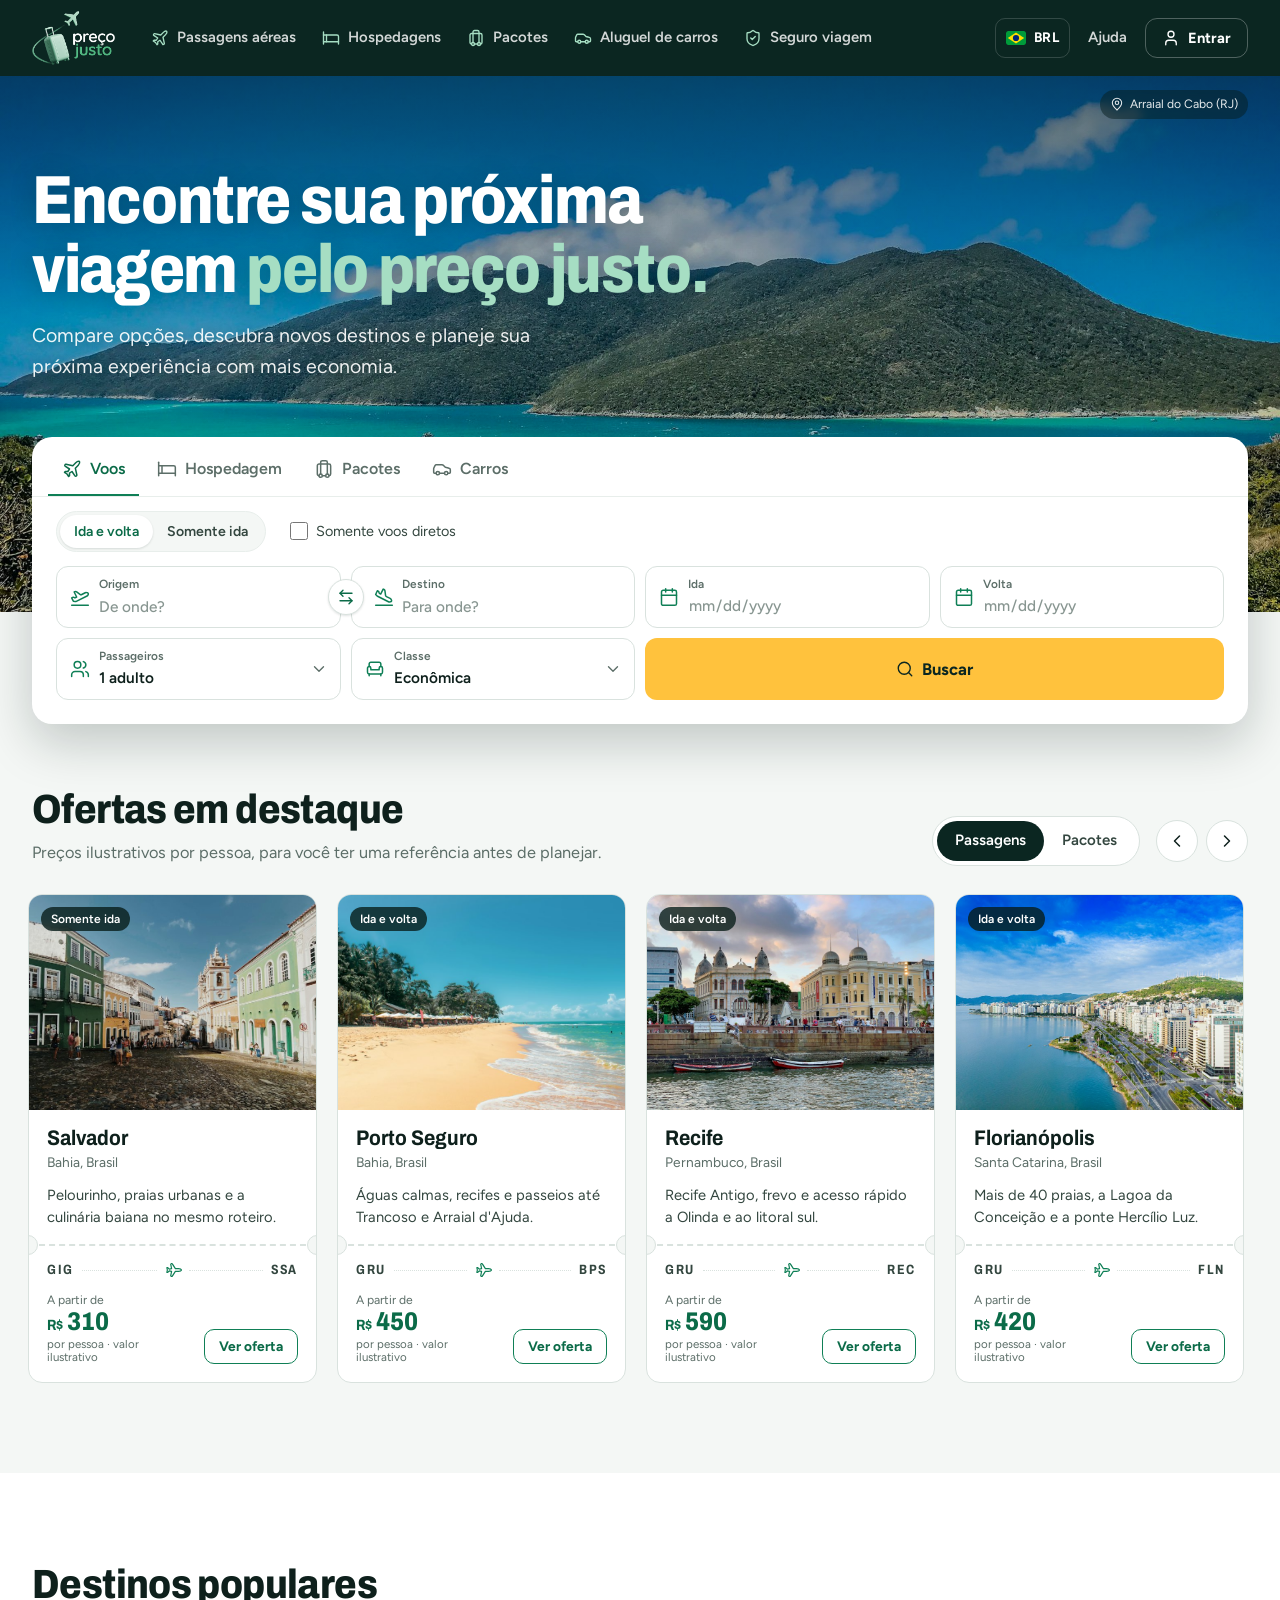
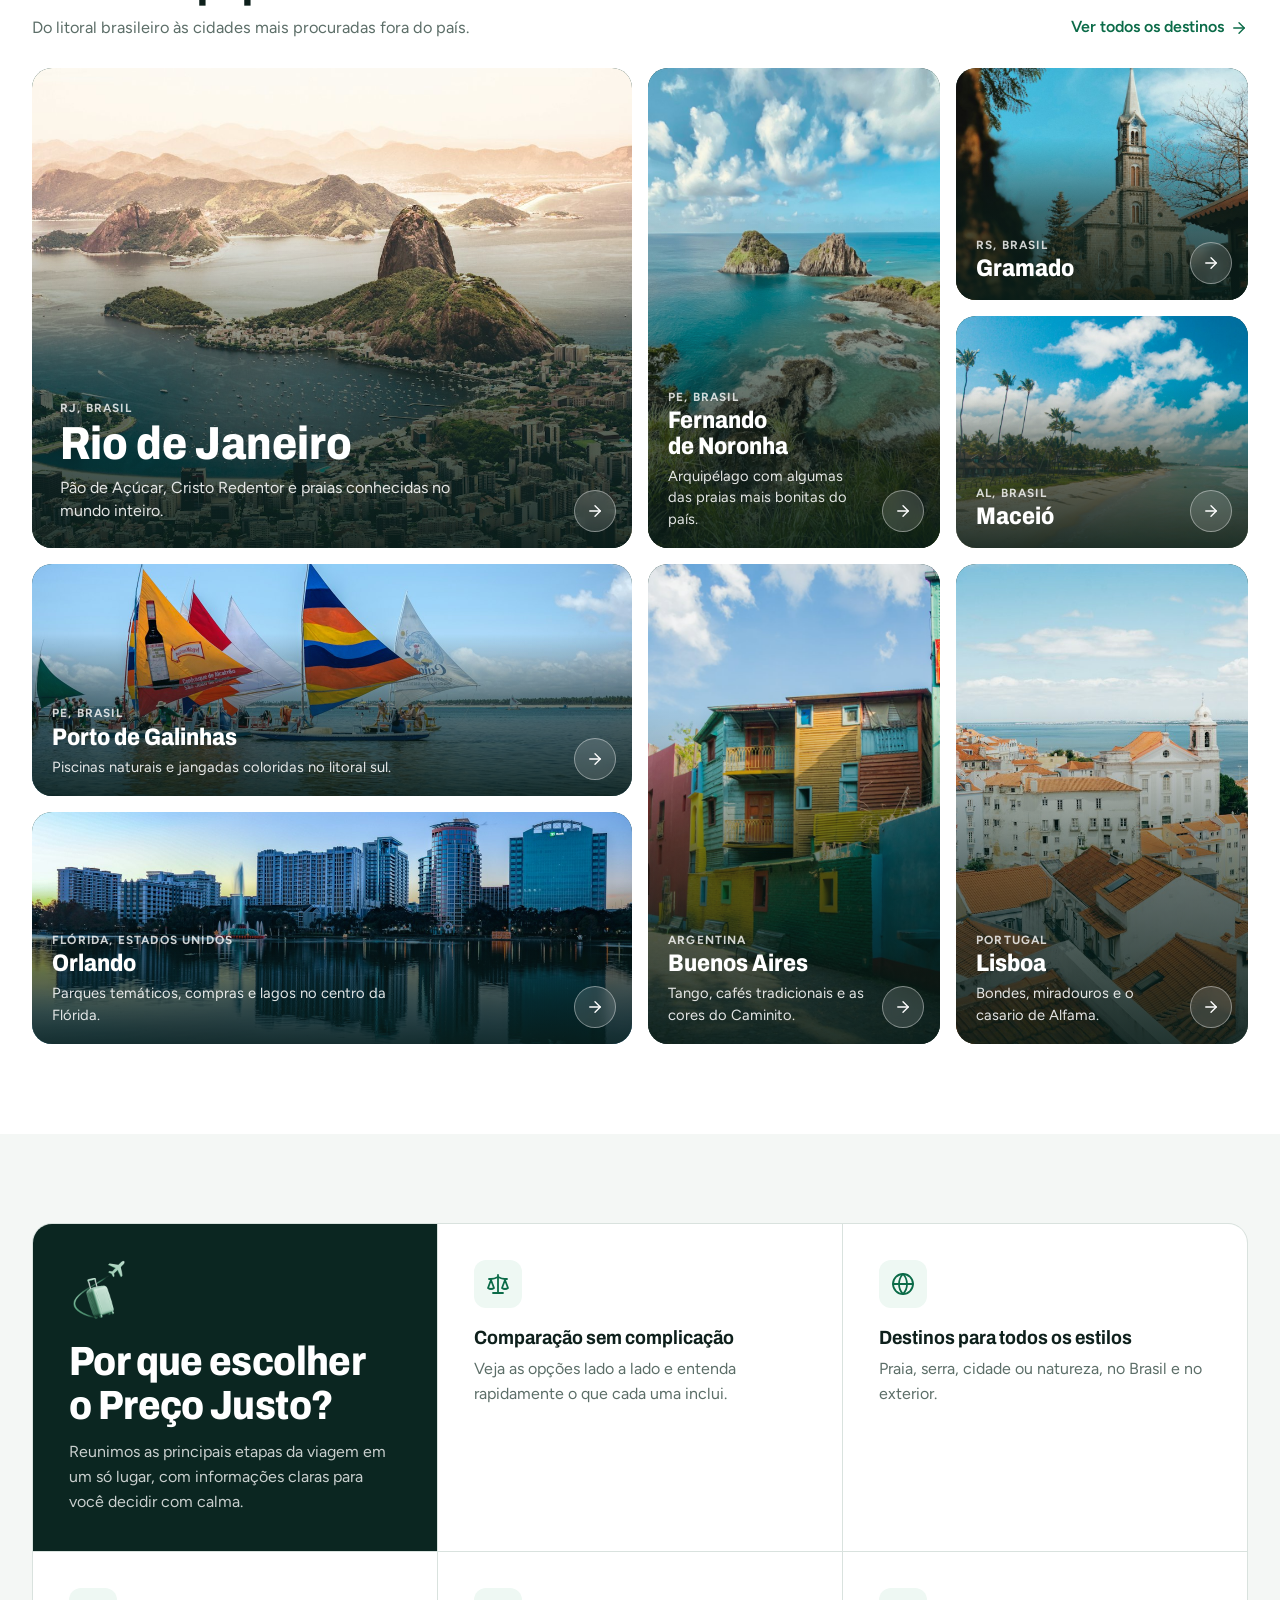
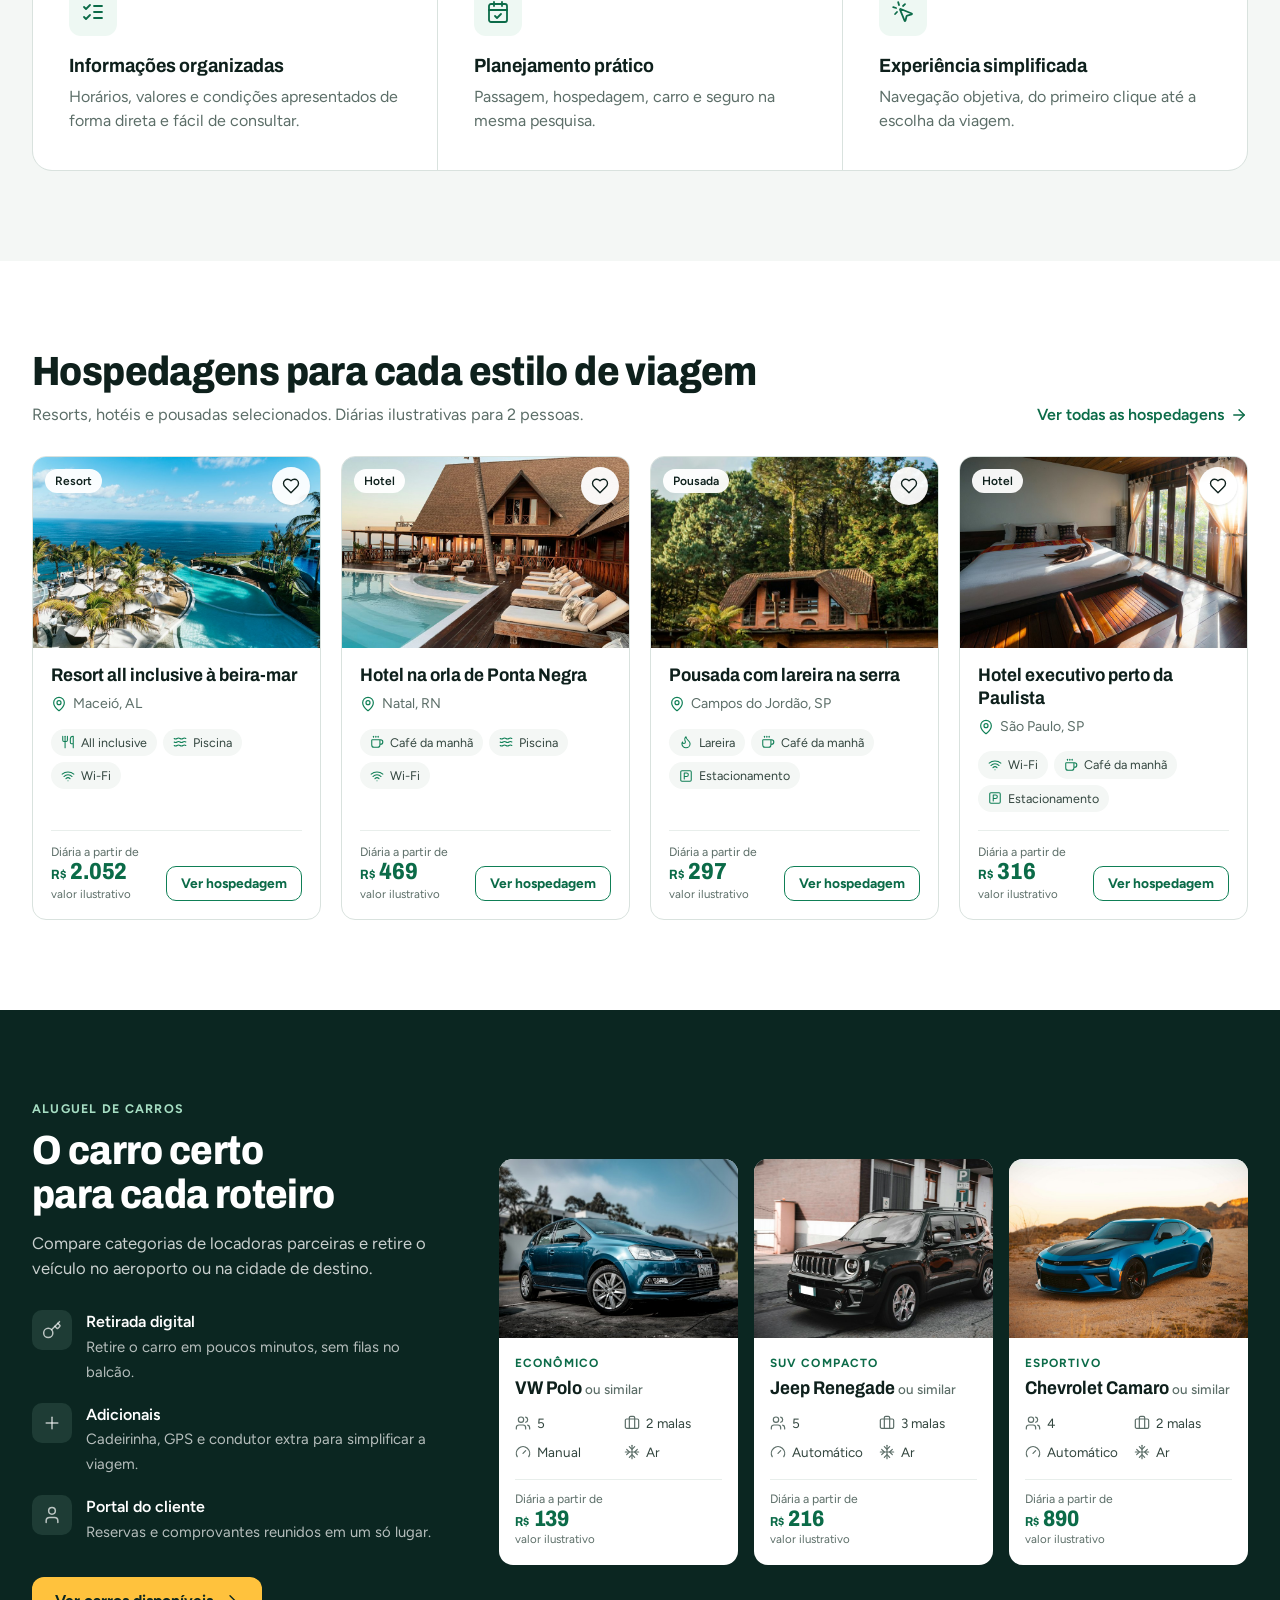
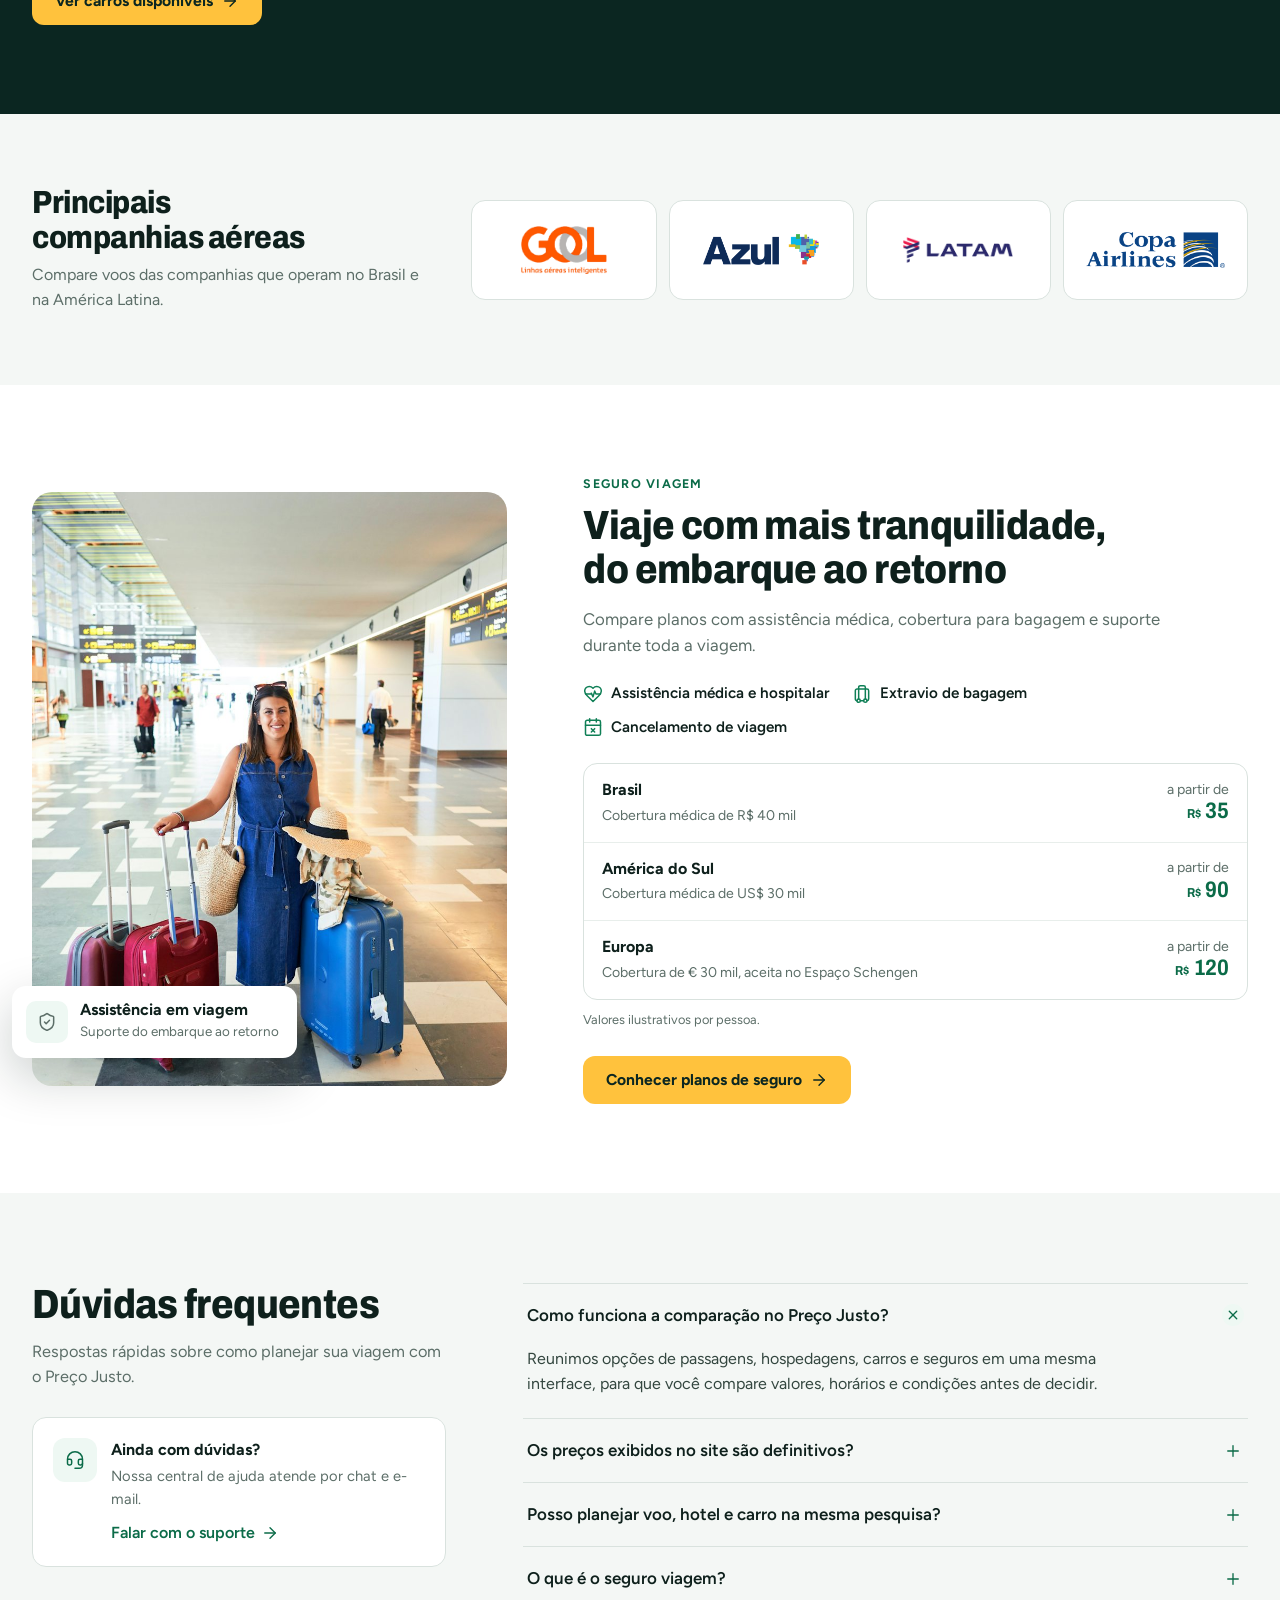
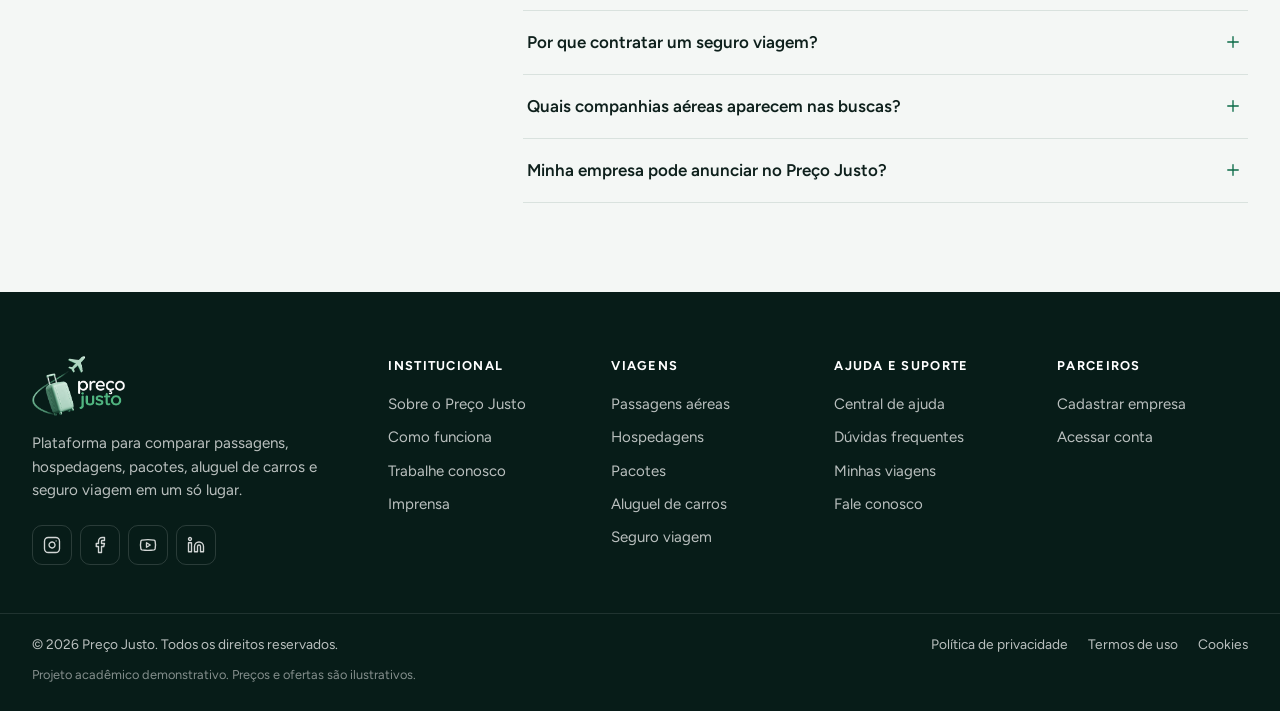
<file: index.html>
<!DOCTYPE html>
<html lang="pt-BR">
<head>
  <meta charset="UTF-8">
  <meta name="viewport" content="width=device-width, initial-scale=1.0">
  <title>Preço Justo | Passagens, hospedagens, pacotes e carros</title>
  <meta name="description" content="Compare passagens aéreas, hospedagens, pacotes, aluguel de carros e seguro viagem em um só lugar. Projeto acadêmico demonstrativo com valores ilustrativos.">
  <meta name="theme-color" content="#0B2621">
  <link rel="icon" type="image/png" sizes="96x96" href="./img/favicon.png">
  <link rel="apple-touch-icon" href="./img/apple-touch-icon.png">
  <link rel="preconnect" href="https://fonts.googleapis.com">
  <link rel="preconnect" href="https://fonts.gstatic.com" crossorigin>
  <link href="https://fonts.googleapis.com/css2?family=Archivo:wdth,wght@62..125,500..800&family=Figtree:wght@400;500;600;700&display=swap" rel="stylesheet">
  <link rel="stylesheet" href="./style.css">
  <script>document.documentElement.classList.add('js');</script>
</head>
<body>

  <!-- Ícones (Lucide, licença ISC) usados em toda a página -->
  <svg class="icon-sprite" aria-hidden="true" focusable="false">
    <symbol id="i-plane" viewBox="0 0 24 24"><path d="M17.8 19.2 16 11l3.5-3.5C21 6 21.5 4 21 3c-1-.5-3 0-4.5 1.5L13 8 4.8 6.2c-.5-.1-.9.1-1.1.5l-.3.5c-.2.5-.1 1 .3 1.3L9 12l-2 3H4l-1 1 3 2 2 3 1-1v-3l3-2 3.5 5.3c.3.4.8.5 1.3.3l.5-.2c.4-.3.6-.7.5-1.2z"/></symbol>
    <symbol id="i-takeoff" viewBox="0 0 24 24"><path d="M2 22h20"/><path d="M6.36 17.4 4 17l-2-4 1.1-.55a2 2 0 0 1 1.8 0l.17.1a2 2 0 0 0 1.8 0L8 12 5 6l.9-.45a2 2 0 0 1 2.09.2l4.02 3a2 2 0 0 0 2.1.2l4.19-2.06a2.41 2.41 0 0 1 1.73-.17L21 7a1.4 1.4 0 0 1 .87 1.99l-.38.76c-.23.46-.6.84-1.07 1.08L7.58 17.2a2 2 0 0 1-1.22.18Z"/></symbol>
    <symbol id="i-landing" viewBox="0 0 24 24"><path d="M2 22h20"/><path d="M3.77 10.77 2 9l2-4.5 1.1.55c.55.28.9.84.9 1.45s.35 1.17.9 1.45L8 8.5l3-6 1.05.53a2 2 0 0 1 1.09 1.52l.72 5.4a2 2 0 0 0 1.09 1.52l4.4 2.2c.42.22.78.55 1.01.96l.6 1.03c.49.88-.06 1.98-1.06 2.1l-1.18.15c-.47.06-.95-.02-1.37-.24L4.29 11.15a2 2 0 0 1-.52-.38Z"/></symbol>
    <symbol id="i-bed" viewBox="0 0 24 24"><path d="M2 4v16"/><path d="M2 8h18a2 2 0 0 1 2 2v10"/><path d="M2 17h20"/><path d="M6 8v9"/></symbol>
    <symbol id="i-luggage" viewBox="0 0 24 24"><path d="M6 20a2 2 0 0 1-2-2V8a2 2 0 0 1 2-2h12a2 2 0 0 1 2 2v10a2 2 0 0 1-2 2"/><path d="M8 18V4a2 2 0 0 1 2-2h4a2 2 0 0 1 2 2v14"/><path d="M10 20h4"/><circle cx="16" cy="20" r="2"/><circle cx="8" cy="20" r="2"/></symbol>
    <symbol id="i-car" viewBox="0 0 24 24"><path d="M19 17h2c.6 0 1-.4 1-1v-3c0-.9-.7-1.7-1.5-1.9C18.7 10.6 16 10 16 10s-1.3-1.4-2.2-2.3c-.5-.4-1.1-.7-1.8-.7H5c-.6 0-1.1.4-1.4.9l-1.4 2.9A3.7 3.7 0 0 0 2 12v4c0 .6.4 1 1 1h2"/><circle cx="7" cy="17" r="2"/><path d="M9 17h6"/><circle cx="17" cy="17" r="2"/></symbol>
    <symbol id="i-shield" viewBox="0 0 24 24"><path d="M20 13c0 5-3.5 7.5-7.66 8.95a1 1 0 0 1-.67-.01C7.5 20.5 4 18 4 13V6a1 1 0 0 1 1-1c2 0 4.5-1.2 6.24-2.72a1.17 1.17 0 0 1 1.52 0C14.51 3.81 17 5 19 5a1 1 0 0 1 1 1z"/><path d="m9 12 2 2 4-4"/></symbol>
    <symbol id="i-user" viewBox="0 0 24 24"><path d="M19 21v-2a4 4 0 0 0-4-4H9a4 4 0 0 0-4 4v2"/><circle cx="12" cy="7" r="4"/></symbol>
    <symbol id="i-users" viewBox="0 0 24 24"><path d="M16 21v-2a4 4 0 0 0-4-4H6a4 4 0 0 0-4 4v2"/><circle cx="9" cy="7" r="4"/><path d="M22 21v-2a4 4 0 0 0-3-3.87"/><path d="M16 3.13a4 4 0 0 1 0 7.75"/></symbol>
    <symbol id="i-calendar" viewBox="0 0 24 24"><path d="M8 2v4"/><path d="M16 2v4"/><rect width="18" height="18" x="3" y="4" rx="2"/><path d="M3 10h18"/></symbol>
    <symbol id="i-calendar-check" viewBox="0 0 24 24"><path d="M8 2v4"/><path d="M16 2v4"/><rect width="18" height="18" x="3" y="4" rx="2"/><path d="M3 10h18"/><path d="m9 16 2 2 4-4"/></symbol>
    <symbol id="i-calendar-x" viewBox="0 0 24 24"><path d="M8 2v4"/><path d="M16 2v4"/><rect width="18" height="18" x="3" y="4" rx="2"/><path d="M3 10h18"/><path d="m14 14-4 4"/><path d="m10 14 4 4"/></symbol>
    <symbol id="i-pin" viewBox="0 0 24 24"><path d="M20 10c0 4.993-5.539 10.193-7.399 11.799a1 1 0 0 1-1.202 0C9.539 20.193 4 14.993 4 10a8 8 0 0 1 16 0"/><circle cx="12" cy="10" r="3"/></symbol>
    <symbol id="i-search" viewBox="0 0 24 24"><circle cx="11" cy="11" r="8"/><path d="m21 21-4.3-4.3"/></symbol>
    <symbol id="i-swap" viewBox="0 0 24 24"><path d="M8 3 4 7l4 4"/><path d="M4 7h16"/><path d="m16 21 4-4-4-4"/><path d="M20 17H4"/></symbol>
    <symbol id="i-chevron-down" viewBox="0 0 24 24"><path d="m6 9 6 6 6-6"/></symbol>
    <symbol id="i-chevron-left" viewBox="0 0 24 24"><path d="m15 18-6-6 6-6"/></symbol>
    <symbol id="i-chevron-right" viewBox="0 0 24 24"><path d="m9 18 6-6-6-6"/></symbol>
    <symbol id="i-arrow-right" viewBox="0 0 24 24"><path d="M5 12h14"/><path d="m12 5 7 7-7 7"/></symbol>
    <symbol id="i-menu" viewBox="0 0 24 24"><path d="M4 6h16"/><path d="M4 12h16"/><path d="M4 18h16"/></symbol>
    <symbol id="i-x" viewBox="0 0 24 24"><path d="M18 6 6 18"/><path d="m6 6 12 12"/></symbol>
    <symbol id="i-plus" viewBox="0 0 24 24"><path d="M5 12h14"/><path d="M12 5v14"/></symbol>
    <symbol id="i-minus" viewBox="0 0 24 24"><path d="M5 12h14"/></symbol>
    <symbol id="i-scale" viewBox="0 0 24 24"><path d="m16 16 3-8 3 8c-.87.65-1.92 1-3 1s-2.13-.35-3-1Z"/><path d="m2 16 3-8 3 8c-.87.65-1.92 1-3 1s-2.13-.35-3-1Z"/><path d="M7 21h10"/><path d="M12 3v18"/><path d="M3 7h2c2 0 5-1 7-2 2 1 5 2 7 2h2"/></symbol>
    <symbol id="i-globe" viewBox="0 0 24 24"><circle cx="12" cy="12" r="10"/><path d="M12 2a14.5 14.5 0 0 0 0 20 14.5 14.5 0 0 0 0-20"/><path d="M2 12h20"/></symbol>
    <symbol id="i-list-checks" viewBox="0 0 24 24"><path d="m3 17 2 2 4-4"/><path d="m3 7 2 2 4-4"/><path d="M13 6h8"/><path d="M13 12h8"/><path d="M13 18h8"/></symbol>
    <symbol id="i-pointer" viewBox="0 0 24 24"><path d="M14 4.1 12 6"/><path d="m5.1 8-2.9-.8"/><path d="m6 12-1.9 2"/><path d="M7.2 2.2 8 5.1"/><path d="M9.037 9.69a.498.498 0 0 1 .653-.653l11 4.5a.5.5 0 0 1-.074.949l-4.349 1.041a1 1 0 0 0-.74.739l-1.04 4.35a.5.5 0 0 1-.95.074z"/></symbol>
    <symbol id="i-heart-pulse" viewBox="0 0 24 24"><path d="M19 14c1.49-1.46 3-3.21 3-5.5A5.5 5.5 0 0 0 16.5 3c-1.76 0-3 .5-4.5 2-1.5-1.5-2.74-2-4.5-2A5.5 5.5 0 0 0 2 8.5c0 2.3 1.5 4.05 3 5.5l7 7Z"/><path d="M3.22 12H9.5l.5-1 2 4.5 2-7 1.5 3.5h5.27"/></symbol>
    <symbol id="i-heart" viewBox="0 0 24 24"><path d="M19 14c1.49-1.46 3-3.21 3-5.5A5.5 5.5 0 0 0 16.5 3c-1.76 0-3 .5-4.5 2-1.5-1.5-2.74-2-4.5-2A5.5 5.5 0 0 0 2 8.5c0 2.3 1.5 4.05 3 5.5l7 7Z"/></symbol>
    <symbol id="i-briefcase" viewBox="0 0 24 24"><path d="M16 20V4a2 2 0 0 0-2-2h-4a2 2 0 0 0-2 2v16"/><rect width="20" height="14" x="2" y="6" rx="2"/></symbol>
    <symbol id="i-headset" viewBox="0 0 24 24"><path d="M3 11h3a2 2 0 0 1 2 2v3a2 2 0 0 1-2 2H5a2 2 0 0 1-2-2v-5Zm0 0a9 9 0 1 1 18 0m0 0v5a2 2 0 0 1-2 2h-1a2 2 0 0 1-2-2v-3a2 2 0 0 1 2-2h3Z"/><path d="M21 16v2a4 4 0 0 1-4 4h-5"/></symbol>
    <symbol id="i-gauge" viewBox="0 0 24 24"><path d="m12 14 4-4"/><path d="M3.34 19a10 10 0 1 1 17.32 0"/></symbol>
    <symbol id="i-snowflake" viewBox="0 0 24 24"><path d="M2 12h20"/><path d="M12 2v20"/><path d="m20 16-4-4 4-4"/><path d="m4 8 4 4-4 4"/><path d="m16 4-4 4-4-4"/><path d="m8 20 4-4 4 4"/></symbol>
    <symbol id="i-wifi" viewBox="0 0 24 24"><path d="M12 20h.01"/><path d="M2 8.82a15 15 0 0 1 20 0"/><path d="M5 12.859a10 10 0 0 1 14 0"/><path d="M8.5 16.429a5 5 0 0 1 7 0"/></symbol>
    <symbol id="i-coffee" viewBox="0 0 24 24"><path d="M10 2v2"/><path d="M14 2v2"/><path d="M16 8a1 1 0 0 1 1 1v8a4 4 0 0 1-4 4H7a4 4 0 0 1-4-4V9a1 1 0 0 1 1-1h14a4 4 0 1 1 0 8h-1"/><path d="M6 2v2"/></symbol>
    <symbol id="i-waves" viewBox="0 0 24 24"><path d="M2 6c.6.5 1.2 1 2.5 1C7 7 7 5 9.5 5c2.6 0 2.4 2 5 2 2.5 0 2.5-2 5-2 1.3 0 1.9.5 2.5 1"/><path d="M2 12c.6.5 1.2 1 2.5 1 2.5 0 2.5-2 5-2 2.6 0 2.4 2 5 2 2.5 0 2.5-2 5-2 1.3 0 1.9.5 2.5 1"/><path d="M2 18c.6.5 1.2 1 2.5 1 2.5 0 2.5-2 5-2 2.6 0 2.4 2 5 2 2.5 0 2.5-2 5-2 1.3 0 1.9.5 2.5 1"/></symbol>
    <symbol id="i-flame" viewBox="0 0 24 24"><path d="M8.5 14.5A2.5 2.5 0 0 0 11 12c0-1.38-.5-2-1-3-1.072-2.143-.224-4.054 2-6 .5 2.5 2 4.9 4 6.5 2 1.6 3 3.5 3 5.5a7 7 0 1 1-14 0c0-1.153.433-2.294 1-3a2.5 2.5 0 0 0 2.5 2.5z"/></symbol>
    <symbol id="i-parking" viewBox="0 0 24 24"><rect width="18" height="18" x="3" y="3" rx="2"/><path d="M9 17V7h4a3 3 0 0 1 0 6H9"/></symbol>
    <symbol id="i-utensils" viewBox="0 0 24 24"><path d="M3 2v7c0 1.1.9 2 2 2h4a2 2 0 0 0 2-2V2"/><path d="M7 2v20"/><path d="M21 15V2a5 5 0 0 0-5 5v6c0 1.1.9 2 2 2h3Zm0 0v7"/></symbol>
    <symbol id="i-armchair" viewBox="0 0 24 24"><path d="M19 9V6a2 2 0 0 0-2-2H7a2 2 0 0 0-2 2v3"/><path d="M3 16a2 2 0 0 0 2 2h14a2 2 0 0 0 2-2v-5a2 2 0 0 0-4 0v1.5a.5.5 0 0 1-.5.5h-9a.5.5 0 0 1-.5-.5V11a2 2 0 0 0-4 0z"/><path d="M5 18v2"/><path d="M19 18v2"/></symbol>
    <symbol id="i-clock" viewBox="0 0 24 24"><circle cx="12" cy="12" r="10"/><path d="M12 6v6l4 2"/></symbol>
    <symbol id="i-key" viewBox="0 0 24 24"><path d="m15.5 7.5 2.3 2.3a1 1 0 0 0 1.4 0l2.1-2.1a1 1 0 0 0 0-1.4L19 4"/><path d="m21 2-9.6 9.6"/><circle cx="7.5" cy="15.5" r="5.5"/></symbol>
    <symbol id="i-check" viewBox="0 0 24 24"><path d="M20 6 9 17l-5-5"/></symbol>
    <symbol id="i-info" viewBox="0 0 24 24"><circle cx="12" cy="12" r="10"/><path d="M12 16v-4"/><path d="M12 8h.01"/></symbol>
    <symbol id="i-dumbbell" viewBox="0 0 24 24"><path d="M14.4 14.4 9.6 9.6"/><path d="M18.657 21.485a2 2 0 1 1-2.829-2.828l-1.767 1.768a2 2 0 1 1-2.829-2.829l6.364-6.364a2 2 0 1 1 2.829 2.829l-1.768 1.767a2 2 0 1 1 2.828 2.829z"/><path d="m21.5 21.5-1.4-1.4"/><path d="M3.9 3.9 2.5 2.5"/><path d="M6.404 12.768a2 2 0 1 1-2.829-2.829l1.768-1.767a2 2 0 1 1-2.828-2.829l2.828-2.828a2 2 0 1 1 2.829 2.828l1.767-1.768a2 2 0 1 1 2.829 2.829z"/></symbol>
    <symbol id="i-alert" viewBox="0 0 24 24"><circle cx="12" cy="12" r="10"/><path d="M12 8v4"/><path d="M12 16h.01"/></symbol>
    <symbol id="i-sun" viewBox="0 0 24 24"><circle cx="12" cy="12" r="4"/><path d="M12 2v2"/><path d="M12 20v2"/><path d="m4.93 4.93 1.41 1.41"/><path d="m17.66 17.66 1.41 1.41"/><path d="M2 12h2"/><path d="M20 12h2"/><path d="m6.34 17.66-1.41 1.41"/><path d="m19.07 4.93-1.41 1.41"/></symbol>
    <symbol id="i-paw" viewBox="0 0 24 24"><circle cx="11" cy="4" r="2"/><circle cx="18" cy="8" r="2"/><circle cx="20" cy="16" r="2"/><path d="M9 10a5 5 0 0 1 5 5v3.5a3.5 3.5 0 0 1-6.84 1.045Q6.52 17.48 4.46 16.84A3.5 3.5 0 0 1 5.5 10Z"/></symbol>
    <symbol id="i-logout" viewBox="0 0 24 24"><path d="M9 21H5a2 2 0 0 1-2-2V5a2 2 0 0 1 2-2h4"/><path d="m16 17 5-5-5-5"/><path d="M21 12H9"/></symbol>
    <symbol id="i-mail" viewBox="0 0 24 24"><rect width="20" height="16" x="2" y="4" rx="2"/><path d="m22 7-8.97 5.7a1.94 1.94 0 0 1-2.06 0L2 7"/></symbol>
    <symbol id="i-instagram" viewBox="0 0 24 24"><rect width="20" height="20" x="2" y="2" rx="5" ry="5"/><path d="M16 11.37A4 4 0 1 1 12.63 8 4 4 0 0 1 16 11.37z"/><path d="M17.5 6.5h.01"/></symbol>
    <symbol id="i-facebook" viewBox="0 0 24 24"><path d="M18 2h-3a5 5 0 0 0-5 5v3H7v4h3v8h4v-8h3l1-4h-4V7a1 1 0 0 1 1-1h3z"/></symbol>
    <symbol id="i-youtube" viewBox="0 0 24 24"><path d="M2.5 17a24.12 24.12 0 0 1 0-10 2 2 0 0 1 1.4-1.4 49.56 49.56 0 0 1 16.2 0A2 2 0 0 1 21.5 7a24.12 24.12 0 0 1 0 10 2 2 0 0 1-1.4 1.4 49.55 49.55 0 0 1-16.2 0A2 2 0 0 1 2.5 17"/><path d="m10 15 5-3-5-3z"/></symbol>
    <symbol id="i-linkedin" viewBox="0 0 24 24"><path d="M16 8a6 6 0 0 1 6 6v7h-4v-7a2 2 0 0 0-2-2 2 2 0 0 0-2 2v7h-4v-7a6 6 0 0 1 6-6z"/><rect width="4" height="12" x="2" y="9"/><circle cx="4" cy="4" r="2"/></symbol>
  </svg>

  <a class="skip-link" href="#conteudo">Pular para o conteúdo</a>

  <!-- ===================== CABEÇALHO ===================== -->
  <header class="site-header" id="topo">
    <div class="container header-bar">
      <a class="brand" href="index.html" aria-label="Preço Justo, página inicial">
        <img src="./img/logo-preco-justo.png" alt="Preço Justo" width="87" height="56">
      </a>

      <nav class="main-nav" aria-label="Categorias de viagem">
        <ul>
          <li><a href="#ofertas" data-offer-link="passagens"><svg class="icon" aria-hidden="true"><use href="#i-plane"/></svg>Passagens aéreas</a></li>
          <li><a href="#hospedagens"><svg class="icon" aria-hidden="true"><use href="#i-bed"/></svg>Hospedagens</a></li>
          <li><a href="#ofertas" data-offer-link="pacotes"><svg class="icon" aria-hidden="true"><use href="#i-luggage"/></svg>Pacotes</a></li>
          <li><a href="#carros"><svg class="icon" aria-hidden="true"><use href="#i-car"/></svg>Aluguel de carros</a></li>
          <li><a href="#seguro"><svg class="icon" aria-hidden="true"><use href="#i-shield"/></svg>Seguro viagem</a></li>
        </ul>
      </nav>

      <div class="header-actions">
        <button type="button" class="locale" data-demo data-message="A troca de idioma e moeda é apenas ilustrativa nesta demonstração." aria-label="Idioma e moeda: português, real brasileiro">
          <svg class="flag" viewBox="0 0 20 14" aria-hidden="true"><rect width="20" height="14" rx="2" fill="#009B3A"/><path d="M10 1.6 18.2 7 10 12.4 1.8 7z" fill="#FEDF00"/><circle cx="10" cy="7" r="3.1" fill="#002776"/></svg>
          <span>BRL</span>
        </button>
        <a class="header-link" href="#faq">Ajuda</a>
        <div class="auth-slot" id="authActionContainer">
          <a href="login.html" class="btn btn-header"><svg class="icon" aria-hidden="true"><use href="#i-user"/></svg>Entrar</a>
        </div>
        <button type="button" class="nav-toggle" aria-expanded="false" aria-controls="mobileMenu" aria-label="Abrir menu">
          <svg class="icon" aria-hidden="true"><use href="#i-menu"/></svg>
        </button>
      </div>
    </div>
  </header>

  <!-- Menu mobile -->
  <div class="mobile-menu" id="mobileMenu" hidden>
    <div class="mobile-menu-backdrop" data-close-menu></div>
    <div class="mobile-menu-panel" role="dialog" aria-modal="true" aria-label="Menu">
      <div class="mobile-menu-head">
        <img src="./img/logo-preco-justo.png" alt="Preço Justo" width="74" height="48">
        <button type="button" class="icon-btn icon-btn--light" data-close-menu aria-label="Fechar menu">
          <svg class="icon" aria-hidden="true"><use href="#i-x"/></svg>
        </button>
      </div>
      <nav aria-label="Categorias de viagem">
        <ul class="mobile-nav">
          <li><a href="#ofertas" data-offer-link="passagens"><svg class="icon" aria-hidden="true"><use href="#i-plane"/></svg>Passagens aéreas</a></li>
          <li><a href="#hospedagens"><svg class="icon" aria-hidden="true"><use href="#i-bed"/></svg>Hospedagens</a></li>
          <li><a href="#ofertas" data-offer-link="pacotes"><svg class="icon" aria-hidden="true"><use href="#i-luggage"/></svg>Pacotes</a></li>
          <li><a href="#carros"><svg class="icon" aria-hidden="true"><use href="#i-car"/></svg>Aluguel de carros</a></li>
          <li><a href="#seguro"><svg class="icon" aria-hidden="true"><use href="#i-shield"/></svg>Seguro viagem</a></li>
          <li><a href="#faq"><svg class="icon" aria-hidden="true"><use href="#i-headset"/></svg>Ajuda</a></li>
        </ul>
      </nav>
      <div class="mobile-menu-foot">
        <a href="login.html" class="btn btn-sun btn-block" id="mobileAuthLink"><svg class="icon" aria-hidden="true"><use href="#i-user"/></svg>Entrar na minha conta</a>
        <a href="empresa-cadastro.html" class="btn btn-ghost-light btn-block">Cadastrar minha empresa</a>
      </div>
    </div>
  </div>

  <main id="conteudo">

    <!-- ===================== HERO + BUSCA ===================== -->
    <section class="hero" aria-labelledby="hero-title">
      <div class="hero-media">
        <img src="./img/hero/arraial-do-cabo.jpg" alt="" width="1920" height="1440" fetchpriority="high">
      </div>
      <p class="hero-credit"><svg class="icon" aria-hidden="true"><use href="#i-pin"/></svg>Arraial do Cabo (RJ)</p>

      <div class="container hero-inner">
        <div class="hero-copy">
          <h1 id="hero-title">Encontre sua próxima viagem <span>pelo preço justo.</span></h1>
          <p>Compare opções, descubra novos destinos e planeje sua próxima experiência com mais economia.</p>
        </div>

        <div class="search-panel" id="busca">
          <div class="search-tabs" role="tablist" aria-label="O que você quer pesquisar?">
            <button type="button" role="tab" id="tab-voos" aria-selected="true" aria-controls="painel-voos" data-search-tab>
              <svg class="icon" aria-hidden="true"><use href="#i-plane"/></svg>Voos
            </button>
            <button type="button" role="tab" id="tab-hospedagem" aria-selected="false" aria-controls="painel-hospedagem" tabindex="-1" data-search-tab>
              <svg class="icon" aria-hidden="true"><use href="#i-bed"/></svg>Hospedagem
            </button>
            <button type="button" role="tab" id="tab-pacotes" aria-selected="false" aria-controls="painel-pacotes" tabindex="-1" data-search-tab>
              <svg class="icon" aria-hidden="true"><use href="#i-luggage"/></svg>Pacotes
            </button>
            <button type="button" role="tab" id="tab-carros" aria-selected="false" aria-controls="painel-carros" tabindex="-1" data-search-tab>
              <svg class="icon" aria-hidden="true"><use href="#i-car"/></svg>Carros
            </button>
          </div>

          <!-- VOOS -->
          <form class="search-form" id="painel-voos" role="tabpanel" aria-labelledby="tab-voos" data-search-form="voos" novalidate>
            <div class="search-options">
              <div class="choice-group" role="radiogroup" aria-label="Tipo de viagem">
                <label class="choice"><input type="radio" name="tipo" value="ida-volta" checked data-trip-type><span>Ida e volta</span></label>
                <label class="choice"><input type="radio" name="tipo" value="somente-ida" data-trip-type><span>Somente ida</span></label>
              </div>
              <label class="check"><input type="checkbox" id="voo-direto"><span>Somente voos diretos</span></label>
            </div>

            <div class="fields fields--voos">
              <div class="route">
                <div class="field">
                  <label for="voo-origem">Origem</label>
                  <svg class="icon field-icon" aria-hidden="true"><use href="#i-takeoff"/></svg>
                  <input type="text" id="voo-origem" name="origem" list="lista-aeroportos" placeholder="De onde?" autocomplete="off">
                </div>
                <button type="button" class="swap" data-swap="voo-origem voo-destino" aria-label="Inverter origem e destino">
                  <svg class="icon" aria-hidden="true"><use href="#i-swap"/></svg>
                </button>
                <div class="field">
                  <label for="voo-destino">Destino</label>
                  <svg class="icon field-icon" aria-hidden="true"><use href="#i-landing"/></svg>
                  <input type="text" id="voo-destino" name="destino" list="lista-aeroportos" placeholder="Para onde?" autocomplete="off">
                </div>
              </div>
              <div class="field">
                <label for="voo-ida">Ida</label>
                <svg class="icon field-icon" aria-hidden="true"><use href="#i-calendar"/></svg>
                <input type="date" id="voo-ida" name="ida" data-date-start="voo-volta">
              </div>
              <div class="field" data-return-field>
                <label for="voo-volta">Volta</label>
                <svg class="icon field-icon" aria-hidden="true"><use href="#i-calendar"/></svg>
                <input type="date" id="voo-volta" name="volta">
              </div>
              <div class="field field--popover">
                <span class="field-label" id="voo-pax-label">Passageiros</span>
                <svg class="icon field-icon" aria-hidden="true"><use href="#i-users"/></svg>
                <button type="button" class="field-button" aria-haspopup="dialog" aria-expanded="false" aria-controls="pop-voo-pax" aria-describedby="voo-pax-label">
                  <span data-summary>1 adulto</span>
                  <svg class="icon chevron" aria-hidden="true"><use href="#i-chevron-down"/></svg>
                </button>
                <div class="popover" id="pop-voo-pax" role="dialog" aria-label="Escolher passageiros" data-counter-group="passageiros" hidden>
                  <div class="counter" data-key="adultos" data-min="1" data-max="9" data-value="1">
                    <div class="counter-text"><strong>Adultos</strong><span>A partir de 12 anos</span></div>
                    <div class="counter-ctrl">
                      <button type="button" data-step="-1" aria-label="Remover adulto"><svg class="icon" aria-hidden="true"><use href="#i-minus"/></svg></button>
                      <output aria-live="polite">1</output>
                      <button type="button" data-step="1" aria-label="Adicionar adulto"><svg class="icon" aria-hidden="true"><use href="#i-plus"/></svg></button>
                    </div>
                  </div>
                  <div class="counter" data-key="criancas" data-min="0" data-max="8" data-value="0">
                    <div class="counter-text"><strong>Crianças</strong><span>De 2 a 11 anos</span></div>
                    <div class="counter-ctrl">
                      <button type="button" data-step="-1" aria-label="Remover criança"><svg class="icon" aria-hidden="true"><use href="#i-minus"/></svg></button>
                      <output aria-live="polite">0</output>
                      <button type="button" data-step="1" aria-label="Adicionar criança"><svg class="icon" aria-hidden="true"><use href="#i-plus"/></svg></button>
                    </div>
                  </div>
                  <div class="counter" data-key="bebes" data-min="0" data-max="4" data-value="0">
                    <div class="counter-text"><strong>Bebês</strong><span>Até 23 meses, no colo</span></div>
                    <div class="counter-ctrl">
                      <button type="button" data-step="-1" aria-label="Remover bebê"><svg class="icon" aria-hidden="true"><use href="#i-minus"/></svg></button>
                      <output aria-live="polite">0</output>
                      <button type="button" data-step="1" aria-label="Adicionar bebê"><svg class="icon" aria-hidden="true"><use href="#i-plus"/></svg></button>
                    </div>
                  </div>
                  <div class="popover-foot">
                    <button type="button" class="link-btn" data-reset>Redefinir</button>
                    <button type="button" class="btn btn-primary btn-sm" data-confirm>Confirmar</button>
                  </div>
                </div>
              </div>
              <div class="field field--select">
                <label for="voo-classe">Classe</label>
                <svg class="icon field-icon" aria-hidden="true"><use href="#i-armchair"/></svg>
                <select id="voo-classe" name="classe">
                  <option>Econômica</option>
                  <option>Premium economy</option>
                  <option>Executiva</option>
                  <option>Primeira classe</option>
                </select>
                <svg class="icon chevron" aria-hidden="true"><use href="#i-chevron-down"/></svg>
              </div>
              <button type="submit" class="btn btn-sun btn-search"><svg class="icon" aria-hidden="true"><use href="#i-search"/></svg>Buscar</button>
            </div>
          </form>

          <!-- HOSPEDAGEM -->
          <form class="search-form" id="painel-hospedagem" role="tabpanel" aria-labelledby="tab-hospedagem" hidden data-search-form="hospedagem" novalidate>
            <div class="search-options">
              <p class="search-note">Hotéis, pousadas, resorts e chalés no Brasil e no exterior.</p>
            </div>
            <div class="fields fields--stay">
              <div class="field field--wide">
                <label for="stayDestino">Destino</label>
                <svg class="icon field-icon" aria-hidden="true"><use href="#i-pin"/></svg>
                <input type="text" id="stayDestino" list="lista-cidades" placeholder="Cidade, região ou hotel" autocomplete="off">
              </div>
              <div class="field">
                <label for="stayDataEntrada">Check-in</label>
                <svg class="icon field-icon" aria-hidden="true"><use href="#i-calendar"/></svg>
                <input type="date" id="stayDataEntrada" data-date-start="stayDataSaida">
              </div>
              <div class="field">
                <label for="stayDataSaida">Check-out</label>
                <svg class="icon field-icon" aria-hidden="true"><use href="#i-calendar"/></svg>
                <input type="date" id="stayDataSaida">
              </div>
              <div class="field field--popover">
                <span class="field-label" id="stay-guests-label">Hóspedes e quartos</span>
                <svg class="icon field-icon" aria-hidden="true"><use href="#i-users"/></svg>
                <button type="button" class="field-button" aria-haspopup="dialog" aria-expanded="false" aria-controls="guestModal" aria-describedby="stay-guests-label">
                  <span data-summary>2 hóspedes, 1 quarto</span>
                  <svg class="icon chevron" aria-hidden="true"><use href="#i-chevron-down"/></svg>
                </button>
                <div class="popover popover--end" id="guestModal" role="dialog" aria-label="Escolher hóspedes e quartos" data-counter-group="hospedes" hidden>
                  <div class="counter" data-key="adultos" data-min="1" data-max="12" data-value="2">
                    <div class="counter-text"><strong>Adultos</strong><span>A partir de 18 anos</span></div>
                    <div class="counter-ctrl">
                      <button type="button" data-step="-1" aria-label="Remover adulto"><svg class="icon" aria-hidden="true"><use href="#i-minus"/></svg></button>
                      <output aria-live="polite">2</output>
                      <button type="button" data-step="1" aria-label="Adicionar adulto"><svg class="icon" aria-hidden="true"><use href="#i-plus"/></svg></button>
                    </div>
                  </div>
                  <div class="counter" data-key="criancas" data-min="0" data-max="8" data-value="0">
                    <div class="counter-text"><strong>Crianças</strong><span>Até 17 anos</span></div>
                    <div class="counter-ctrl">
                      <button type="button" data-step="-1" aria-label="Remover criança"><svg class="icon" aria-hidden="true"><use href="#i-minus"/></svg></button>
                      <output aria-live="polite">0</output>
                      <button type="button" data-step="1" aria-label="Adicionar criança"><svg class="icon" aria-hidden="true"><use href="#i-plus"/></svg></button>
                    </div>
                  </div>
                  <div class="counter" data-key="quartos" data-min="1" data-max="6" data-value="1">
                    <div class="counter-text"><strong>Quartos</strong><span>Até 6 por reserva</span></div>
                    <div class="counter-ctrl">
                      <button type="button" data-step="-1" aria-label="Remover quarto"><svg class="icon" aria-hidden="true"><use href="#i-minus"/></svg></button>
                      <output aria-live="polite">1</output>
                      <button type="button" data-step="1" aria-label="Adicionar quarto"><svg class="icon" aria-hidden="true"><use href="#i-plus"/></svg></button>
                    </div>
                  </div>
                  <label class="check popover-check"><input type="checkbox" id="chkPets"><span>Aceita animais de estimação</span></label>
                  <div class="popover-foot">
                    <button type="button" class="link-btn" data-reset>Redefinir</button>
                    <button type="button" class="btn btn-primary btn-sm" data-confirm>Confirmar</button>
                  </div>
                </div>
              </div>
              <button type="submit" class="btn btn-sun btn-search"><svg class="icon" aria-hidden="true"><use href="#i-search"/></svg>Buscar</button>
            </div>
          </form>

          <!-- PACOTES -->
          <form class="search-form" id="painel-pacotes" role="tabpanel" aria-labelledby="tab-pacotes" hidden data-search-form="pacotes" novalidate>
            <div class="search-options">
              <p class="search-note">Voo e hospedagem juntos, em uma única pesquisa.</p>
            </div>
            <div class="fields fields--packages">
              <div class="route">
                <div class="field">
                  <label for="pac-origem">Origem</label>
                  <svg class="icon field-icon" aria-hidden="true"><use href="#i-takeoff"/></svg>
                  <input type="text" id="pac-origem" list="lista-aeroportos" placeholder="De onde?" autocomplete="off">
                </div>
                <button type="button" class="swap" data-swap="pac-origem pac-destino" aria-label="Inverter origem e destino">
                  <svg class="icon" aria-hidden="true"><use href="#i-swap"/></svg>
                </button>
                <div class="field">
                  <label for="pac-destino">Destino</label>
                  <svg class="icon field-icon" aria-hidden="true"><use href="#i-pin"/></svg>
                  <input type="text" id="pac-destino" list="lista-cidades" placeholder="Para onde?" autocomplete="off">
                </div>
              </div>
              <div class="field">
                <label for="pac-ida">Ida</label>
                <svg class="icon field-icon" aria-hidden="true"><use href="#i-calendar"/></svg>
                <input type="date" id="pac-ida" data-date-start="pac-volta">
              </div>
              <div class="field">
                <label for="pac-volta">Volta</label>
                <svg class="icon field-icon" aria-hidden="true"><use href="#i-calendar"/></svg>
                <input type="date" id="pac-volta">
              </div>
              <div class="field field--popover">
                <span class="field-label" id="pac-pax-label">Viajantes</span>
                <svg class="icon field-icon" aria-hidden="true"><use href="#i-users"/></svg>
                <button type="button" class="field-button" aria-haspopup="dialog" aria-expanded="false" aria-controls="pop-pac-pax" aria-describedby="pac-pax-label">
                  <span data-summary>2 viajantes, 1 quarto</span>
                  <svg class="icon chevron" aria-hidden="true"><use href="#i-chevron-down"/></svg>
                </button>
                <div class="popover popover--end" id="pop-pac-pax" role="dialog" aria-label="Escolher viajantes e quartos" data-counter-group="viajantes" hidden>
                  <div class="counter" data-key="adultos" data-min="1" data-max="9" data-value="2">
                    <div class="counter-text"><strong>Adultos</strong><span>A partir de 12 anos</span></div>
                    <div class="counter-ctrl">
                      <button type="button" data-step="-1" aria-label="Remover adulto"><svg class="icon" aria-hidden="true"><use href="#i-minus"/></svg></button>
                      <output aria-live="polite">2</output>
                      <button type="button" data-step="1" aria-label="Adicionar adulto"><svg class="icon" aria-hidden="true"><use href="#i-plus"/></svg></button>
                    </div>
                  </div>
                  <div class="counter" data-key="criancas" data-min="0" data-max="6" data-value="0">
                    <div class="counter-text"><strong>Crianças</strong><span>De 2 a 11 anos</span></div>
                    <div class="counter-ctrl">
                      <button type="button" data-step="-1" aria-label="Remover criança"><svg class="icon" aria-hidden="true"><use href="#i-minus"/></svg></button>
                      <output aria-live="polite">0</output>
                      <button type="button" data-step="1" aria-label="Adicionar criança"><svg class="icon" aria-hidden="true"><use href="#i-plus"/></svg></button>
                    </div>
                  </div>
                  <div class="counter" data-key="quartos" data-min="1" data-max="4" data-value="1">
                    <div class="counter-text"><strong>Quartos</strong><span>Até 4 por pacote</span></div>
                    <div class="counter-ctrl">
                      <button type="button" data-step="-1" aria-label="Remover quarto"><svg class="icon" aria-hidden="true"><use href="#i-minus"/></svg></button>
                      <output aria-live="polite">1</output>
                      <button type="button" data-step="1" aria-label="Adicionar quarto"><svg class="icon" aria-hidden="true"><use href="#i-plus"/></svg></button>
                    </div>
                  </div>
                  <div class="popover-foot">
                    <button type="button" class="link-btn" data-reset>Redefinir</button>
                    <button type="button" class="btn btn-primary btn-sm" data-confirm>Confirmar</button>
                  </div>
                </div>
              </div>
              <button type="submit" class="btn btn-sun btn-search"><svg class="icon" aria-hidden="true"><use href="#i-search"/></svg>Buscar</button>
            </div>
          </form>

          <!-- CARROS -->
          <form class="search-form" id="painel-carros" role="tabpanel" aria-labelledby="tab-carros" hidden data-search-form="carros" novalidate>
            <div class="search-options">
              <label class="check"><input type="checkbox" id="car-outro-local" data-toggle-field="car-devolucao-field"><span>Devolver em outro local</span></label>
              <label class="check"><input type="checkbox" id="car-idade" checked><span>Condutor com 25 anos ou mais</span></label>
            </div>
            <div class="fields fields--cars">
              <div class="field field--wide">
                <label for="car-retirada">Local de retirada</label>
                <svg class="icon field-icon" aria-hidden="true"><use href="#i-pin"/></svg>
                <input type="text" id="car-retirada" list="lista-aeroportos" placeholder="Cidade ou aeroporto" autocomplete="off">
              </div>
              <div class="field field--wide" id="car-devolucao-field" hidden>
                <label for="car-devolucao">Local de devolução</label>
                <svg class="icon field-icon" aria-hidden="true"><use href="#i-pin"/></svg>
                <input type="text" id="car-devolucao" list="lista-aeroportos" placeholder="Cidade ou aeroporto" autocomplete="off">
              </div>
              <div class="field">
                <label for="car-data-ret">Retirada</label>
                <svg class="icon field-icon" aria-hidden="true"><use href="#i-calendar"/></svg>
                <input type="date" id="car-data-ret" data-date-start="car-data-dev">
              </div>
              <div class="field field--select field--time">
                <label for="car-hora-ret">Horário</label>
                <svg class="icon field-icon" aria-hidden="true"><use href="#i-clock"/></svg>
                <select id="car-hora-ret">
                  <option>08:00</option><option>09:00</option><option selected>10:00</option><option>11:00</option><option>12:00</option><option>14:00</option><option>16:00</option><option>18:00</option><option>20:00</option>
                </select>
                <svg class="icon chevron" aria-hidden="true"><use href="#i-chevron-down"/></svg>
              </div>
              <div class="field">
                <label for="car-data-dev">Devolução</label>
                <svg class="icon field-icon" aria-hidden="true"><use href="#i-calendar"/></svg>
                <input type="date" id="car-data-dev">
              </div>
              <div class="field field--select field--time">
                <label for="car-hora-dev">Horário</label>
                <svg class="icon field-icon" aria-hidden="true"><use href="#i-clock"/></svg>
                <select id="car-hora-dev">
                  <option>08:00</option><option>09:00</option><option selected>10:00</option><option>11:00</option><option>12:00</option><option>14:00</option><option>16:00</option><option>18:00</option><option>20:00</option>
                </select>
                <svg class="icon chevron" aria-hidden="true"><use href="#i-chevron-down"/></svg>
              </div>
              <button type="submit" class="btn btn-sun btn-search"><svg class="icon" aria-hidden="true"><use href="#i-search"/></svg>Buscar</button>
            </div>
          </form>

          <!-- Sugestões preenchidas por script.js a partir de dados.js -->
          <datalist id="lista-aeroportos"></datalist>
          <datalist id="lista-cidades"></datalist>
        </div>
      </div>
    </section>

    <!-- ===================== OFERTAS ===================== -->
    <section class="section section--offers" id="ofertas" aria-labelledby="ofertas-title">
      <div class="container" data-reveal>
        <div class="section-head">
          <div class="section-title">
            <h2 id="ofertas-title">Ofertas em destaque</h2>
            <p>Preços ilustrativos por pessoa, para você ter uma referência antes de planejar.</p>
          </div>
          <div class="section-tools">
            <div class="pill-tabs" role="tablist" aria-label="Tipo de oferta">
              <button type="button" role="tab" id="oferta-tab-passagens" aria-selected="true" aria-controls="ofertas-passagens" data-offer-tab="passagens">Passagens</button>
              <button type="button" role="tab" id="oferta-tab-pacotes" aria-selected="false" aria-controls="ofertas-pacotes" tabindex="-1" data-offer-tab="pacotes">Pacotes</button>
            </div>
            <div class="rail-nav">
              <button type="button" class="icon-btn" data-rail-prev aria-label="Ofertas anteriores"><svg class="icon" aria-hidden="true"><use href="#i-chevron-left"/></svg></button>
              <button type="button" class="icon-btn" data-rail-next aria-label="Próximas ofertas"><svg class="icon" aria-hidden="true"><use href="#i-chevron-right"/></svg></button>
            </div>
          </div>
        </div>

        <!-- Passagens -->
        <div class="rail rail--offers" id="ofertas-passagens" role="tabpanel" aria-labelledby="oferta-tab-passagens" tabindex="0">
          <article class="ticket" data-offer="salvador">
            <div class="ticket-media">
              <img src="./img/ofertas/salvador.jpg" alt="Casarões coloridos e igreja no Pelourinho, em Salvador" width="700" height="933" loading="lazy">
              <span class="tag">Somente ida</span>
            </div>
            <div class="ticket-body">
              <h3 class="ticket-city">Salvador</h3>
              <p class="ticket-region">Bahia, Brasil</p>
              <p class="ticket-desc">Pelourinho, praias urbanas e a culinária baiana no mesmo roteiro.</p>
            </div>
            <div class="ticket-stub">
              <p class="ticket-route"><span>GIG</span><svg class="icon" aria-hidden="true"><use href="#i-plane"/></svg><span>SSA</span><span class="visually-hidden">: Rio de Janeiro para Salvador</span></p>
              <div class="ticket-buy">
                <p class="price"><span class="price-from">A partir de</span><strong><small>R$</small> 310</strong><span class="price-note">por pessoa · valor ilustrativo</span></p>
                <button type="button" class="btn btn-outline btn-sm" data-offer-open>Ver oferta</button>
              </div>
            </div>
          </article>

          <article class="ticket" data-offer="porto-seguro">
            <div class="ticket-media">
              <img src="./img/ofertas/porto-seguro.jpg" alt="Praia de areia clara com coqueiros em Porto Seguro" width="700" height="1050" loading="lazy">
              <span class="tag">Ida e volta</span>
            </div>
            <div class="ticket-body">
              <h3 class="ticket-city">Porto Seguro</h3>
              <p class="ticket-region">Bahia, Brasil</p>
              <p class="ticket-desc">Águas calmas, recifes e passeios até Trancoso e Arraial d'Ajuda.</p>
            </div>
            <div class="ticket-stub">
              <p class="ticket-route"><span>GRU</span><svg class="icon" aria-hidden="true"><use href="#i-plane"/></svg><span>BPS</span><span class="visually-hidden">: São Paulo para Porto Seguro</span></p>
              <div class="ticket-buy">
                <p class="price"><span class="price-from">A partir de</span><strong><small>R$</small> 450</strong><span class="price-note">por pessoa · valor ilustrativo</span></p>
                <button type="button" class="btn btn-outline btn-sm" data-offer-open>Ver oferta</button>
              </div>
            </div>
          </article>

          <article class="ticket" data-offer="recife">
            <div class="ticket-media">
              <img src="./img/ofertas/recife.jpg" alt="Prédios históricos do Recife Antigo às margens do rio" width="800" height="600" loading="lazy">
              <span class="tag">Ida e volta</span>
            </div>
            <div class="ticket-body">
              <h3 class="ticket-city">Recife</h3>
              <p class="ticket-region">Pernambuco, Brasil</p>
              <p class="ticket-desc">Recife Antigo, frevo e acesso rápido a Olinda e ao litoral sul.</p>
            </div>
            <div class="ticket-stub">
              <p class="ticket-route"><span>GRU</span><svg class="icon" aria-hidden="true"><use href="#i-plane"/></svg><span>REC</span><span class="visually-hidden">: São Paulo para Recife</span></p>
              <div class="ticket-buy">
                <p class="price"><span class="price-from">A partir de</span><strong><small>R$</small> 590</strong><span class="price-note">por pessoa · valor ilustrativo</span></p>
                <button type="button" class="btn btn-outline btn-sm" data-offer-open>Ver oferta</button>
              </div>
            </div>
          </article>

          <article class="ticket" data-offer="florianopolis">
            <div class="ticket-media">
              <img src="./img/ofertas/florianopolis.jpg" alt="Avenida Beira-Mar e prédios à beira da baía em Florianópolis" width="800" height="599" loading="lazy">
              <span class="tag">Ida e volta</span>
            </div>
            <div class="ticket-body">
              <h3 class="ticket-city">Florianópolis</h3>
              <p class="ticket-region">Santa Catarina, Brasil</p>
              <p class="ticket-desc">Mais de 40 praias, a Lagoa da Conceição e a ponte Hercílio Luz.</p>
            </div>
            <div class="ticket-stub">
              <p class="ticket-route"><span>GRU</span><svg class="icon" aria-hidden="true"><use href="#i-plane"/></svg><span>FLN</span><span class="visually-hidden">: São Paulo para Florianópolis</span></p>
              <div class="ticket-buy">
                <p class="price"><span class="price-from">A partir de</span><strong><small>R$</small> 420</strong><span class="price-note">por pessoa · valor ilustrativo</span></p>
                <button type="button" class="btn btn-outline btn-sm" data-offer-open>Ver oferta</button>
              </div>
            </div>
          </article>

          <article class="ticket" data-offer="foz-do-iguacu">
            <div class="ticket-media">
              <img src="./img/ofertas/foz-do-iguacu.jpg" alt="Cataratas do Iguaçu com arco-íris sob céu azul" width="800" height="533" loading="lazy">
              <span class="tag">Ida e volta</span>
            </div>
            <div class="ticket-body">
              <h3 class="ticket-city">Foz do Iguaçu</h3>
              <p class="ticket-region">Paraná, Brasil</p>
              <p class="ticket-desc">As Cataratas do Iguaçu e a tríplice fronteira com Argentina e Paraguai.</p>
            </div>
            <div class="ticket-stub">
              <p class="ticket-route"><span>GRU</span><svg class="icon" aria-hidden="true"><use href="#i-plane"/></svg><span>IGU</span><span class="visually-hidden">: São Paulo para Foz do Iguaçu</span></p>
              <div class="ticket-buy">
                <p class="price"><span class="price-from">A partir de</span><strong><small>R$</small> 520</strong><span class="price-note">por pessoa · valor ilustrativo</span></p>
                <button type="button" class="btn btn-outline btn-sm" data-offer-open>Ver oferta</button>
              </div>
            </div>
          </article>

          <article class="ticket" data-offer="santiago">
            <div class="ticket-media">
              <img src="./img/ofertas/santiago.jpg" alt="Vista de Santiago com a Cordilheira dos Andes ao fundo" width="800" height="534" loading="lazy">
              <span class="tag">Internacional</span>
            </div>
            <div class="ticket-body">
              <h3 class="ticket-city">Santiago</h3>
              <p class="ticket-region">Chile</p>
              <p class="ticket-desc">Cordilheira dos Andes, vinícolas e uma capital cheia de vida.</p>
            </div>
            <div class="ticket-stub">
              <p class="ticket-route"><span>GRU</span><svg class="icon" aria-hidden="true"><use href="#i-plane"/></svg><span>SCL</span><span class="visually-hidden">: São Paulo para Santiago</span></p>
              <div class="ticket-buy">
                <p class="price"><span class="price-from">A partir de</span><strong><small>R$</small> 1.390</strong><span class="price-note">por pessoa · valor ilustrativo</span></p>
                <button type="button" class="btn btn-outline btn-sm" data-offer-open>Ver oferta</button>
              </div>
            </div>
          </article>
        </div>

        <!-- Pacotes -->
        <div class="rail rail--offers" id="ofertas-pacotes" role="tabpanel" aria-labelledby="oferta-tab-pacotes" tabindex="0" hidden>
          <article class="ticket" data-offer="natal-pipa">
            <div class="ticket-media">
              <img src="./img/ofertas/natal-pipa.jpg" alt="Praia de Ponta Negra e o Morro do Careca, em Natal" width="800" height="600" loading="lazy">
              <span class="tag">Voo + hotel</span>
            </div>
            <div class="ticket-body">
              <h3 class="ticket-city">Natal e Pipa</h3>
              <p class="ticket-region">Rio Grande do Norte, Brasil</p>
              <p class="ticket-desc">Aéreo e 5 noites de hospedagem entre dunas e falésias.</p>
            </div>
            <div class="ticket-stub">
              <p class="ticket-route"><span>GRU</span><svg class="icon" aria-hidden="true"><use href="#i-plane"/></svg><span>NAT</span><span class="visually-hidden">: São Paulo para Natal</span></p>
              <div class="ticket-buy">
                <p class="price"><span class="price-from">Pacote a partir de</span><strong><small>R$</small> 1.680</strong><span class="price-note">por pessoa · valor ilustrativo</span></p>
                <button type="button" class="btn btn-outline btn-sm" data-offer-open>Ver oferta</button>
              </div>
            </div>
          </article>

          <article class="ticket" data-offer="maceio">
            <div class="ticket-media">
              <img src="./img/ofertas/maceio-pacote.jpg" alt="Barcos a vela no mar azul-turquesa de Maceió" width="800" height="451" loading="lazy">
              <span class="tag">Voo + resort</span>
            </div>
            <div class="ticket-body">
              <h3 class="ticket-city">Maceió</h3>
              <p class="ticket-region">Alagoas, Brasil</p>
              <p class="ticket-desc">Aéreo e resort all inclusive perto das piscinas naturais.</p>
            </div>
            <div class="ticket-stub">
              <p class="ticket-route"><span>GRU</span><svg class="icon" aria-hidden="true"><use href="#i-plane"/></svg><span>MCZ</span><span class="visually-hidden">: São Paulo para Maceió</span></p>
              <div class="ticket-buy">
                <p class="price"><span class="price-from">Pacote a partir de</span><strong><small>R$</small> 2.450</strong><span class="price-note">por pessoa · valor ilustrativo</span></p>
                <button type="button" class="btn btn-outline btn-sm" data-offer-open>Ver oferta</button>
              </div>
            </div>
          </article>

          <article class="ticket" data-offer="bonito">
            <div class="ticket-media">
              <img src="./img/ofertas/bonito.jpg" alt="Lago de água azul dentro de uma gruta em Bonito" width="800" height="533" loading="lazy">
              <span class="tag">Voo + hotel</span>
            </div>
            <div class="ticket-body">
              <h3 class="ticket-city">Bonito</h3>
              <p class="ticket-region">Mato Grosso do Sul, Brasil</p>
              <p class="ticket-desc">Aéreo e 4 noites com flutuação em rios cristalinos e grutas.</p>
            </div>
            <div class="ticket-stub">
              <p class="ticket-route"><span>VCP</span><svg class="icon" aria-hidden="true"><use href="#i-plane"/></svg><span>BYO</span><span class="visually-hidden">: Campinas para Bonito</span></p>
              <div class="ticket-buy">
                <p class="price"><span class="price-from">Pacote a partir de</span><strong><small>R$</small> 2.190</strong><span class="price-note">por pessoa · valor ilustrativo</span></p>
                <button type="button" class="btn btn-outline btn-sm" data-offer-open>Ver oferta</button>
              </div>
            </div>
          </article>

          <article class="ticket" data-offer="bariloche">
            <div class="ticket-media">
              <img src="./img/ofertas/bariloche.jpg" alt="Lagos e montanhas com neve na região de Bariloche" width="800" height="600" loading="lazy">
              <span class="tag">Voo + hotel</span>
            </div>
            <div class="ticket-body">
              <h3 class="ticket-city">Bariloche</h3>
              <p class="ticket-region">Argentina</p>
              <p class="ticket-desc">Aéreo e 5 noites entre lagos, montanhas e a temporada de neve.</p>
            </div>
            <div class="ticket-stub">
              <p class="ticket-route"><span>GRU</span><svg class="icon" aria-hidden="true"><use href="#i-plane"/></svg><span>BRC</span><span class="visually-hidden">: São Paulo para Bariloche</span></p>
              <div class="ticket-buy">
                <p class="price"><span class="price-from">Pacote a partir de</span><strong><small>R$</small> 3.290</strong><span class="price-note">por pessoa · valor ilustrativo</span></p>
                <button type="button" class="btn btn-outline btn-sm" data-offer-open>Ver oferta</button>
              </div>
            </div>
          </article>
        </div>
      </div>
    </section>

    <!-- ===================== DESTINOS POPULARES ===================== -->
    <section class="section section--destinations" id="destinos" aria-labelledby="destinos-title">
      <div class="container" data-reveal>
        <div class="section-head">
          <div class="section-title">
            <h2 id="destinos-title">Destinos populares</h2>
            <p>Do litoral brasileiro às cidades mais procuradas fora do país.</p>
          </div>
          <a href="#" class="text-link" data-demo>Ver todos os destinos<svg class="icon" aria-hidden="true"><use href="#i-arrow-right"/></svg></a>
        </div>

        <div class="mosaic">
          <a href="#busca" class="dest dest--feature" data-destino="GIG">
            <img src="./img/destinos/rio-de-janeiro.jpg" alt="Pão de Açúcar e a Baía de Guanabara, no Rio de Janeiro" width="1300" height="867" loading="lazy">
            <span class="dest-info">
              <span class="dest-region">RJ, Brasil</span>
              <span class="dest-name">Rio de Janeiro</span>
              <span class="dest-line">Pão de Açúcar, Cristo Redentor e praias conhecidas no mundo inteiro.</span>
            </span>
            <span class="dest-go" aria-hidden="true"><svg class="icon"><use href="#i-arrow-right"/></svg></span>
          </a>
          <a href="#busca" class="dest dest--tall" data-destino="FEN">
            <img src="./img/destinos/fernando-de-noronha.jpg" alt="Morro Dois Irmãos e o mar azul de Fernando de Noronha" width="720" height="1280" loading="lazy">
            <span class="dest-info">
              <span class="dest-region">PE, Brasil</span>
              <span class="dest-name">Fernando de Noronha</span>
              <span class="dest-line">Arquipélago com algumas das praias mais bonitas do país.</span>
            </span>
            <span class="dest-go" aria-hidden="true"><svg class="icon"><use href="#i-arrow-right"/></svg></span>
          </a>
          <a href="#busca" class="dest dest--small" data-destino="gramado">
            <img src="./img/destinos/gramado.jpg" alt="Igreja Matriz São Pedro, no centro de Gramado" width="760" height="1013" loading="lazy">
            <span class="dest-info">
              <span class="dest-region">RS, Brasil</span>
              <span class="dest-name">Gramado</span>
            </span>
            <span class="dest-go" aria-hidden="true"><svg class="icon"><use href="#i-arrow-right"/></svg></span>
          </a>
          <a href="#busca" class="dest dest--small" data-destino="MCZ">
            <img src="./img/destinos/maceio.jpg" alt="Praia com coqueiros e mar verde em Maceió" width="900" height="1125" loading="lazy">
            <span class="dest-info">
              <span class="dest-region">AL, Brasil</span>
              <span class="dest-name">Maceió</span>
            </span>
            <span class="dest-go" aria-hidden="true"><svg class="icon"><use href="#i-arrow-right"/></svg></span>
          </a>
          <a href="#busca" class="dest dest--wide" data-destino="porto-de-galinhas">
            <img src="./img/destinos/porto-de-galinhas.jpg" alt="Jangadas com velas coloridas em Porto de Galinhas" width="1200" height="800" loading="lazy">
            <span class="dest-info">
              <span class="dest-region">PE, Brasil</span>
              <span class="dest-name">Porto de Galinhas</span>
              <span class="dest-line">Piscinas naturais e jangadas coloridas no litoral sul.</span>
            </span>
            <span class="dest-go" aria-hidden="true"><svg class="icon"><use href="#i-arrow-right"/></svg></span>
          </a>
          <a href="#busca" class="dest dest--tall" data-destino="EZE">
            <img src="./img/destinos/buenos-aires.jpg" alt="Casas coloridas do Caminito, no bairro de La Boca, em Buenos Aires" width="760" height="1140" loading="lazy">
            <span class="dest-info">
              <span class="dest-region">Argentina</span>
              <span class="dest-name">Buenos Aires</span>
              <span class="dest-line">Tango, cafés tradicionais e as cores do Caminito.</span>
            </span>
            <span class="dest-go" aria-hidden="true"><svg class="icon"><use href="#i-arrow-right"/></svg></span>
          </a>
          <a href="#busca" class="dest dest--tall" data-destino="LIS">
            <img src="./img/destinos/lisboa.jpg" alt="Telhados alaranjados do bairro de Alfama, em Lisboa" width="760" height="950" loading="lazy">
            <span class="dest-info">
              <span class="dest-region">Portugal</span>
              <span class="dest-name">Lisboa</span>
              <span class="dest-line">Bondes, miradouros e o casario de Alfama.</span>
            </span>
            <span class="dest-go" aria-hidden="true"><svg class="icon"><use href="#i-arrow-right"/></svg></span>
          </a>
          <a href="#busca" class="dest dest--wide" data-destino="MCO">
            <img src="./img/destinos/orlando.jpg" alt="Prédios de Orlando refletidos no lago Eola ao entardecer" width="1200" height="800" loading="lazy">
            <span class="dest-info">
              <span class="dest-region">Flórida, Estados Unidos</span>
              <span class="dest-name">Orlando</span>
              <span class="dest-line">Parques temáticos, compras e lagos no centro da Flórida.</span>
            </span>
            <span class="dest-go" aria-hidden="true"><svg class="icon"><use href="#i-arrow-right"/></svg></span>
          </a>
        </div>
      </div>
    </section>

    <!-- ===================== POR QUE ESCOLHER ===================== -->
    <section class="section section--benefits" id="vantagens" aria-labelledby="vantagens-title">
      <div class="container" data-reveal>
        <div class="benefits">
          <div class="benefits-intro">
            <img src="./img/apple-touch-icon.png" alt="" width="72" height="72" class="benefits-mark">
            <h2 id="vantagens-title">Por que escolher o Preço Justo?</h2>
            <p>Reunimos as principais etapas da viagem em um só lugar, com informações claras para você decidir com calma.</p>
          </div>
          <div class="benefit">
            <span class="benefit-icon"><svg class="icon" aria-hidden="true"><use href="#i-scale"/></svg></span>
            <h3>Comparação sem complicação</h3>
            <p>Veja as opções lado a lado e entenda rapidamente o que cada uma inclui.</p>
          </div>
          <div class="benefit">
            <span class="benefit-icon"><svg class="icon" aria-hidden="true"><use href="#i-globe"/></svg></span>
            <h3>Destinos para todos os estilos</h3>
            <p>Praia, serra, cidade ou natureza, no Brasil e no exterior.</p>
          </div>
          <div class="benefit">
            <span class="benefit-icon"><svg class="icon" aria-hidden="true"><use href="#i-list-checks"/></svg></span>
            <h3>Informações organizadas</h3>
            <p>Horários, valores e condições apresentados de forma direta e fácil de consultar.</p>
          </div>
          <div class="benefit">
            <span class="benefit-icon"><svg class="icon" aria-hidden="true"><use href="#i-calendar-check"/></svg></span>
            <h3>Planejamento prático</h3>
            <p>Passagem, hospedagem, carro e seguro na mesma pesquisa.</p>
          </div>
          <div class="benefit">
            <span class="benefit-icon"><svg class="icon" aria-hidden="true"><use href="#i-pointer"/></svg></span>
            <h3>Experiência simplificada</h3>
            <p>Navegação objetiva, do primeiro clique até a escolha da viagem.</p>
          </div>
        </div>
      </div>
    </section>

    <!-- ===================== HOSPEDAGENS ===================== -->
    <section class="section section--stays" id="hospedagens" aria-labelledby="hospedagens-title">
      <div class="container" data-reveal>
        <div class="section-head">
          <div class="section-title">
            <h2 id="hospedagens-title">Hospedagens para cada estilo de viagem</h2>
            <p>Resorts, hotéis e pousadas selecionados. Diárias ilustrativas para 2 pessoas.</p>
          </div>
          <a href="#busca" class="text-link" data-search-open="hospedagem" data-message="Informe o destino e as datas para ver as hospedagens.">Ver todas as hospedagens<svg class="icon" aria-hidden="true"><use href="#i-arrow-right"/></svg></a>
        </div>

        <div class="stays rail-mobile">
          <article class="stay" data-stay="resort-maceio">
            <div class="stay-media">
              <img src="./img/hospedagens/resort-maceio.jpg" alt="Piscina cercada por coqueiros em um resort à beira-mar" width="900" height="600" loading="lazy">
              <span class="tag tag--light">Resort</span>
              <button type="button" class="fav" aria-label="Salvar nos favoritos" aria-pressed="false"><svg class="icon" aria-hidden="true"><use href="#i-heart"/></svg></button>
            </div>
            <div class="stay-body">
              <h3>Resort all inclusive à beira-mar</h3>
              <p class="stay-place"><svg class="icon" aria-hidden="true"><use href="#i-pin"/></svg>Maceió, AL</p>
              <ul class="amenities" aria-label="Comodidades">
                <li><svg class="icon" aria-hidden="true"><use href="#i-utensils"/></svg>All inclusive</li>
                <li><svg class="icon" aria-hidden="true"><use href="#i-waves"/></svg>Piscina</li>
                <li><svg class="icon" aria-hidden="true"><use href="#i-wifi"/></svg>Wi-Fi</li>
              </ul>
              <div class="stay-foot">
                <p class="price"><span class="price-from">Diária a partir de</span><strong><small>R$</small> 2.052</strong><span class="price-note">valor ilustrativo</span></p>
                <button type="button" class="btn btn-outline btn-sm" data-stay-open>Ver hospedagem</button>
              </div>
            </div>
          </article>

          <article class="stay" data-stay="hotel-natal">
            <div class="stay-media">
              <img src="./img/hospedagens/hotel-natal.jpg" alt="Piscina e deck de madeira de um hotel no litoral" width="900" height="600" loading="lazy">
              <span class="tag tag--light">Hotel</span>
              <button type="button" class="fav" aria-label="Salvar nos favoritos" aria-pressed="false"><svg class="icon" aria-hidden="true"><use href="#i-heart"/></svg></button>
            </div>
            <div class="stay-body">
              <h3>Hotel na orla de Ponta Negra</h3>
              <p class="stay-place"><svg class="icon" aria-hidden="true"><use href="#i-pin"/></svg>Natal, RN</p>
              <ul class="amenities" aria-label="Comodidades">
                <li><svg class="icon" aria-hidden="true"><use href="#i-coffee"/></svg>Café da manhã</li>
                <li><svg class="icon" aria-hidden="true"><use href="#i-waves"/></svg>Piscina</li>
                <li><svg class="icon" aria-hidden="true"><use href="#i-wifi"/></svg>Wi-Fi</li>
              </ul>
              <div class="stay-foot">
                <p class="price"><span class="price-from">Diária a partir de</span><strong><small>R$</small> 469</strong><span class="price-note">valor ilustrativo</span></p>
                <button type="button" class="btn btn-outline btn-sm" data-stay-open>Ver hospedagem</button>
              </div>
            </div>
          </article>

          <article class="stay" data-stay="pousada-campos">
            <div class="stay-media">
              <img src="./img/hospedagens/pousada-campos-do-jordao.jpg" alt="Pousada em estilo europeu cercada por árvores na serra" width="720" height="1080" loading="lazy">
              <span class="tag tag--light">Pousada</span>
              <button type="button" class="fav" aria-label="Salvar nos favoritos" aria-pressed="false"><svg class="icon" aria-hidden="true"><use href="#i-heart"/></svg></button>
            </div>
            <div class="stay-body">
              <h3>Pousada com lareira na serra</h3>
              <p class="stay-place"><svg class="icon" aria-hidden="true"><use href="#i-pin"/></svg>Campos do Jordão, SP</p>
              <ul class="amenities" aria-label="Comodidades">
                <li><svg class="icon" aria-hidden="true"><use href="#i-flame"/></svg>Lareira</li>
                <li><svg class="icon" aria-hidden="true"><use href="#i-coffee"/></svg>Café da manhã</li>
                <li><svg class="icon" aria-hidden="true"><use href="#i-parking"/></svg>Estacionamento</li>
              </ul>
              <div class="stay-foot">
                <p class="price"><span class="price-from">Diária a partir de</span><strong><small>R$</small> 297</strong><span class="price-note">valor ilustrativo</span></p>
                <button type="button" class="btn btn-outline btn-sm" data-stay-open>Ver hospedagem</button>
              </div>
            </div>
          </article>

          <article class="stay" data-stay="hotel-sao-paulo">
            <div class="stay-media">
              <img src="./img/hospedagens/hotel-sao-paulo.jpg" alt="Quarto de hotel com cama de casal e janelas amplas" width="900" height="600" loading="lazy">
              <span class="tag tag--light">Hotel</span>
              <button type="button" class="fav" aria-label="Salvar nos favoritos" aria-pressed="false"><svg class="icon" aria-hidden="true"><use href="#i-heart"/></svg></button>
            </div>
            <div class="stay-body">
              <h3>Hotel executivo perto da Paulista</h3>
              <p class="stay-place"><svg class="icon" aria-hidden="true"><use href="#i-pin"/></svg>São Paulo, SP</p>
              <ul class="amenities" aria-label="Comodidades">
                <li><svg class="icon" aria-hidden="true"><use href="#i-wifi"/></svg>Wi-Fi</li>
                <li><svg class="icon" aria-hidden="true"><use href="#i-coffee"/></svg>Café da manhã</li>
                <li><svg class="icon" aria-hidden="true"><use href="#i-parking"/></svg>Estacionamento</li>
              </ul>
              <div class="stay-foot">
                <p class="price"><span class="price-from">Diária a partir de</span><strong><small>R$</small> 316</strong><span class="price-note">valor ilustrativo</span></p>
                <button type="button" class="btn btn-outline btn-sm" data-stay-open>Ver hospedagem</button>
              </div>
            </div>
          </article>
        </div>
      </div>
    </section>

    <!-- ===================== ALUGUEL DE CARROS ===================== -->
    <section class="section section--cars" id="carros" aria-labelledby="carros-title">
      <div class="container cars" data-reveal>
        <div class="cars-intro">
          <p class="eyebrow">Aluguel de carros</p>
          <h2 id="carros-title">O carro certo para cada roteiro</h2>
          <p class="cars-lead">Compare categorias de locadoras parceiras e retire o veículo no aeroporto ou na cidade de destino.</p>
          <ul class="cars-features">
            <li><span class="cars-feature-icon"><svg class="icon" aria-hidden="true"><use href="#i-key"/></svg></span><div><strong>Retirada digital</strong><span>Retire o carro em poucos minutos, sem filas no balcão.</span></div></li>
            <li><span class="cars-feature-icon"><svg class="icon" aria-hidden="true"><use href="#i-plus"/></svg></span><div><strong>Adicionais</strong><span>Cadeirinha, GPS e condutor extra para simplificar a viagem.</span></div></li>
            <li><span class="cars-feature-icon"><svg class="icon" aria-hidden="true"><use href="#i-user"/></svg></span><div><strong>Portal do cliente</strong><span>Reservas e comprovantes reunidos em um só lugar.</span></div></li>
          </ul>
          <a href="#busca" class="btn btn-sun" data-search-open="carros" data-message="Informe o local e as datas de retirada para ver os carros.">Ver carros disponíveis<svg class="icon" aria-hidden="true"><use href="#i-arrow-right"/></svg></a>
        </div>

        <div class="cars-list rail-mobile">
          <article class="car">
            <div class="car-media">
              <img src="./img/carros/economico.jpg" alt="Volkswagen Polo azul estacionado em rua arborizada" width="900" height="600" loading="lazy">
            </div>
            <div class="car-body">
              <p class="car-group">Econômico</p>
              <h3>VW Polo <span>ou similar</span></h3>
              <ul class="car-specs" aria-label="Características">
                <li><svg class="icon" aria-hidden="true"><use href="#i-users"/></svg>5</li>
                <li><svg class="icon" aria-hidden="true"><use href="#i-briefcase"/></svg>2 malas</li>
                <li><svg class="icon" aria-hidden="true"><use href="#i-gauge"/></svg>Manual</li>
                <li><svg class="icon" aria-hidden="true"><use href="#i-snowflake"/></svg>Ar</li>
              </ul>
              <p class="price"><span class="price-from">Diária a partir de</span><strong><small>R$</small> 139</strong><span class="price-note">valor ilustrativo</span></p>
            </div>
          </article>

          <article class="car">
            <div class="car-media">
              <img src="./img/carros/suv.jpg" alt="Jeep Renegade preto estacionado em frente a um prédio" width="900" height="600" loading="lazy">
            </div>
            <div class="car-body">
              <p class="car-group">SUV compacto</p>
              <h3>Jeep Renegade <span>ou similar</span></h3>
              <ul class="car-specs" aria-label="Características">
                <li><svg class="icon" aria-hidden="true"><use href="#i-users"/></svg>5</li>
                <li><svg class="icon" aria-hidden="true"><use href="#i-briefcase"/></svg>3 malas</li>
                <li><svg class="icon" aria-hidden="true"><use href="#i-gauge"/></svg>Automático</li>
                <li><svg class="icon" aria-hidden="true"><use href="#i-snowflake"/></svg>Ar</li>
              </ul>
              <p class="price"><span class="price-from">Diária a partir de</span><strong><small>R$</small> 216</strong><span class="price-note">valor ilustrativo</span></p>
            </div>
          </article>

          <article class="car">
            <div class="car-media">
              <img src="./img/carros/esportivo.jpg" alt="Chevrolet Camaro azul em estrada de terra no deserto" width="900" height="600" loading="lazy">
            </div>
            <div class="car-body">
              <p class="car-group">Esportivo</p>
              <h3>Chevrolet Camaro <span>ou similar</span></h3>
              <ul class="car-specs" aria-label="Características">
                <li><svg class="icon" aria-hidden="true"><use href="#i-users"/></svg>4</li>
                <li><svg class="icon" aria-hidden="true"><use href="#i-briefcase"/></svg>2 malas</li>
                <li><svg class="icon" aria-hidden="true"><use href="#i-gauge"/></svg>Automático</li>
                <li><svg class="icon" aria-hidden="true"><use href="#i-snowflake"/></svg>Ar</li>
              </ul>
              <p class="price"><span class="price-from">Diária a partir de</span><strong><small>R$</small> 890</strong><span class="price-note">valor ilustrativo</span></p>
            </div>
          </article>
        </div>
      </div>
    </section>

    <!-- ===================== COMPANHIAS AÉREAS ===================== -->
    <section class="section section--airlines" id="companhias" aria-labelledby="companhias-title">
      <div class="container airlines" data-reveal>
        <div class="airlines-text">
          <h2 id="companhias-title">Principais companhias aéreas</h2>
          <p>Compare voos das companhias que operam no Brasil e na América Latina.</p>
        </div>
        <ul class="airline-list">
          <li class="airline airline--gol"><img src="./img/companhias/gol.png" alt="GOL Linhas Aéreas" width="213" height="120" loading="lazy"></li>
          <li class="airline airline--azul"><img src="./img/companhias/azul.png" alt="Azul Linhas Aéreas" width="448" height="120" loading="lazy"></li>
          <li class="airline airline--latam"><img src="./img/companhias/latam.png" alt="LATAM Airlines" width="506" height="120" loading="lazy"></li>
          <li class="airline airline--copa"><img src="./img/companhias/copa.png" alt="Copa Airlines" width="463" height="120" loading="lazy"></li>
        </ul>
      </div>
    </section>

    <!-- ===================== SEGURO VIAGEM ===================== -->
    <section class="section section--insurance" id="seguro" aria-labelledby="seguro-title">
      <div class="container insurance" data-reveal>
        <div class="insurance-media">
          <img src="./img/seguro-viagem.jpg" alt="Viajante sorrindo com malas no saguão de um aeroporto" width="900" height="1349" loading="lazy">
          <div class="insurance-badge">
            <span class="insurance-badge-icon"><svg class="icon" aria-hidden="true"><use href="#i-shield"/></svg></span>
            <p><strong>Assistência em viagem</strong><span>Suporte do embarque ao retorno</span></p>
          </div>
        </div>

        <div class="insurance-content">
          <p class="eyebrow">Seguro viagem</p>
          <h2 id="seguro-title">Viaje com mais tranquilidade, do embarque ao retorno</h2>
          <p class="insurance-lead">Compare planos com assistência médica, cobertura para bagagem e suporte durante toda a viagem.</p>

          <ul class="coverages">
            <li><svg class="icon" aria-hidden="true"><use href="#i-heart-pulse"/></svg>Assistência médica e hospitalar</li>
            <li><svg class="icon" aria-hidden="true"><use href="#i-luggage"/></svg>Extravio de bagagem</li>
            <li><svg class="icon" aria-hidden="true"><use href="#i-calendar-x"/></svg>Cancelamento de viagem</li>
          </ul>

          <ul class="plans" aria-label="Planos de seguro viagem">
            <li class="plan">
              <div><strong>Brasil</strong><span>Cobertura médica de R$ 40 mil</span></div>
              <p class="price price--inline"><span class="price-from">a partir de</span><strong><small>R$</small> 35</strong></p>
            </li>
            <li class="plan">
              <div><strong>América do Sul</strong><span>Cobertura médica de US$ 30 mil</span></div>
              <p class="price price--inline"><span class="price-from">a partir de</span><strong><small>R$</small> 90</strong></p>
            </li>
            <li class="plan">
              <div><strong>Europa</strong><span>Cobertura de € 30 mil, aceita no Espaço Schengen</span></div>
              <p class="price price--inline"><span class="price-from">a partir de</span><strong><small>R$</small> 120</strong></p>
            </li>
          </ul>
          <p class="plans-note">Valores ilustrativos por pessoa.</p>

          <a href="#" class="btn btn-sun" data-demo>Conhecer planos de seguro<svg class="icon" aria-hidden="true"><use href="#i-arrow-right"/></svg></a>
        </div>
      </div>
    </section>

    <!-- ===================== DÚVIDAS FREQUENTES ===================== -->
    <section class="section section--faq" id="faq" aria-labelledby="faq-title">
      <div class="container faq" data-reveal>
        <div class="faq-intro">
          <h2 id="faq-title">Dúvidas frequentes</h2>
          <p>Respostas rápidas sobre como planejar sua viagem com o Preço Justo.</p>
          <div class="help-card">
            <span class="help-card-icon"><svg class="icon" aria-hidden="true"><use href="#i-headset"/></svg></span>
            <div>
              <strong>Ainda com dúvidas?</strong>
              <p>Nossa central de ajuda atende por chat e e-mail.</p>
              <a href="#" class="text-link" data-demo>Falar com o suporte<svg class="icon" aria-hidden="true"><use href="#i-arrow-right"/></svg></a>
            </div>
          </div>
        </div>

        <div class="accordion">
          <div class="acc-item">
            <h3><button type="button" class="acc-trigger" aria-expanded="true" aria-controls="faq-1" id="faq-1-btn">Como funciona a comparação no Preço Justo?<svg class="icon" aria-hidden="true"><use href="#i-plus"/></svg></button></h3>
            <div class="acc-panel" id="faq-1" role="region" aria-labelledby="faq-1-btn"><div><p>Reunimos opções de passagens, hospedagens, carros e seguros em uma mesma interface, para que você compare valores, horários e condições antes de decidir.</p></div></div>
          </div>
          <div class="acc-item">
            <h3><button type="button" class="acc-trigger" aria-expanded="false" aria-controls="faq-2" id="faq-2-btn">Os preços exibidos no site são definitivos?<svg class="icon" aria-hidden="true"><use href="#i-plus"/></svg></button></h3>
            <div class="acc-panel" id="faq-2" role="region" aria-labelledby="faq-2-btn"><div><p>Não. Os preços desta página são ilustrativos e servem como referência. Valores reais variam conforme datas, disponibilidade e regras de cada fornecedor.</p></div></div>
          </div>
          <div class="acc-item">
            <h3><button type="button" class="acc-trigger" aria-expanded="false" aria-controls="faq-3" id="faq-3-btn">Posso planejar voo, hotel e carro na mesma pesquisa?<svg class="icon" aria-hidden="true"><use href="#i-plus"/></svg></button></h3>
            <div class="acc-panel" id="faq-3" role="region" aria-labelledby="faq-3-btn"><div><p>Sim. Na área de pesquisa você alterna entre voos, hospedagens, pacotes e carros para organizar cada etapa da viagem.</p></div></div>
          </div>
          <div class="acc-item">
            <h3><button type="button" class="acc-trigger" aria-expanded="false" aria-controls="faq-4" id="faq-4-btn">O que é o seguro viagem?<svg class="icon" aria-hidden="true"><use href="#i-plus"/></svg></button></h3>
            <div class="acc-panel" id="faq-4" role="region" aria-labelledby="faq-4-btn"><div><p>É um serviço que dá suporte ao passageiro durante a viagem, principalmente em casos de urgência médica, além de coberturas como extravio de bagagem.</p></div></div>
          </div>
          <div class="acc-item">
            <h3><button type="button" class="acc-trigger" aria-expanded="false" aria-controls="faq-5" id="faq-5-btn">Por que contratar um seguro viagem?<svg class="icon" aria-hidden="true"><use href="#i-plus"/></svg></button></h3>
            <div class="acc-panel" id="faq-5" role="region" aria-labelledby="faq-5-btn"><div><p>Ele traz tranquilidade diante de despesas médicas inesperadas e imprevistos como o extravio de bagagem. Para países do Espaço Schengen, na Europa, o seguro pode ser exigido na entrada.</p></div></div>
          </div>
          <div class="acc-item">
            <h3><button type="button" class="acc-trigger" aria-expanded="false" aria-controls="faq-6" id="faq-6-btn">Quais companhias aéreas aparecem nas buscas?<svg class="icon" aria-hidden="true"><use href="#i-plus"/></svg></button></h3>
            <div class="acc-panel" id="faq-6" role="region" aria-labelledby="faq-6-btn"><div><p>As opções incluem companhias nacionais e internacionais, como GOL, Azul, LATAM e Copa Airlines.</p></div></div>
          </div>
          <div class="acc-item">
            <h3><button type="button" class="acc-trigger" aria-expanded="false" aria-controls="faq-7" id="faq-7-btn">Minha empresa pode anunciar no Preço Justo?<svg class="icon" aria-hidden="true"><use href="#i-plus"/></svg></button></h3>
            <div class="acc-panel" id="faq-7" role="region" aria-labelledby="faq-7-btn"><div><p>Sim. Hotéis, pousadas, locadoras, companhias aéreas e corretoras de seguro podem se cadastrar pelo <a href="empresa-cadastro.html">Portal do Parceiro</a>.</p></div></div>
          </div>
        </div>
      </div>
    </section>

  </main>

  <!-- ===================== RODAPÉ ===================== -->
  <footer class="site-footer">
    <div class="container footer-top">
      <div class="footer-brand">
        <img src="./img/logo-preco-justo.png" alt="Preço Justo" width="93" height="60" loading="lazy">
        <p>Plataforma para comparar passagens, hospedagens, pacotes, aluguel de carros e seguro viagem em um só lugar.</p>
        <ul class="social" aria-label="Redes sociais">
          <li><a href="#" data-demo aria-label="Instagram"><svg class="icon" aria-hidden="true"><use href="#i-instagram"/></svg></a></li>
          <li><a href="#" data-demo aria-label="Facebook"><svg class="icon" aria-hidden="true"><use href="#i-facebook"/></svg></a></li>
          <li><a href="#" data-demo aria-label="YouTube"><svg class="icon" aria-hidden="true"><use href="#i-youtube"/></svg></a></li>
          <li><a href="#" data-demo aria-label="LinkedIn"><svg class="icon" aria-hidden="true"><use href="#i-linkedin"/></svg></a></li>
        </ul>
      </div>

      <nav class="footer-col" aria-labelledby="ft-inst">
        <h2 id="ft-inst">Institucional</h2>
        <ul>
          <li><a href="#" data-demo>Sobre o Preço Justo</a></li>
          <li><a href="#vantagens">Como funciona</a></li>
          <li><a href="#" data-demo>Trabalhe conosco</a></li>
          <li><a href="#" data-demo>Imprensa</a></li>
        </ul>
      </nav>
      <nav class="footer-col" aria-labelledby="ft-viagens">
        <h2 id="ft-viagens">Viagens</h2>
        <ul>
          <li><a href="#ofertas" data-offer-link="passagens">Passagens aéreas</a></li>
          <li><a href="#hospedagens">Hospedagens</a></li>
          <li><a href="#ofertas" data-offer-link="pacotes">Pacotes</a></li>
          <li><a href="#carros">Aluguel de carros</a></li>
          <li><a href="#seguro">Seguro viagem</a></li>
        </ul>
      </nav>
      <nav class="footer-col" aria-labelledby="ft-ajuda">
        <h2 id="ft-ajuda">Ajuda e suporte</h2>
        <ul>
          <li><a href="#faq">Central de ajuda</a></li>
          <li><a href="#faq">Dúvidas frequentes</a></li>
          <li><a href="login.html">Minhas viagens</a></li>
          <li><a href="#" data-demo>Fale conosco</a></li>
        </ul>
      </nav>
      <nav class="footer-col" aria-labelledby="ft-parceiros">
        <h2 id="ft-parceiros">Parceiros</h2>
        <ul>
          <li><a href="empresa-cadastro.html">Cadastrar empresa</a></li>
          <li><a href="login.html">Acessar conta</a></li>
        </ul>
      </nav>
    </div>

    <div class="footer-bottom">
      <div class="container footer-bottom-inner">
        <p>© 2026 Preço Justo. Todos os direitos reservados.</p>
        <ul class="legal">
          <li><a href="#" data-demo>Política de privacidade</a></li>
          <li><a href="#" data-demo>Termos de uso</a></li>
          <li><a href="#" data-demo>Cookies</a></li>
        </ul>
        <p class="footer-note">Projeto acadêmico demonstrativo. Preços e ofertas são ilustrativos.</p>
      </div>
    </div>
  </footer>

  <!-- Janela de detalhes (ofertas e hospedagens), preenchida por script.js -->
  <dialog class="modal" id="modal" aria-labelledby="modal-title"></dialog>

  <div class="toast" id="toast" role="status" aria-live="polite" hidden>
    <svg class="icon" aria-hidden="true"><use href="#i-info"/></svg>
    <span data-toast-text></span>
  </div>

  <script src="./dados.js"></script>
  <script src="./script.js"></script>
</body>
</html>
</file>
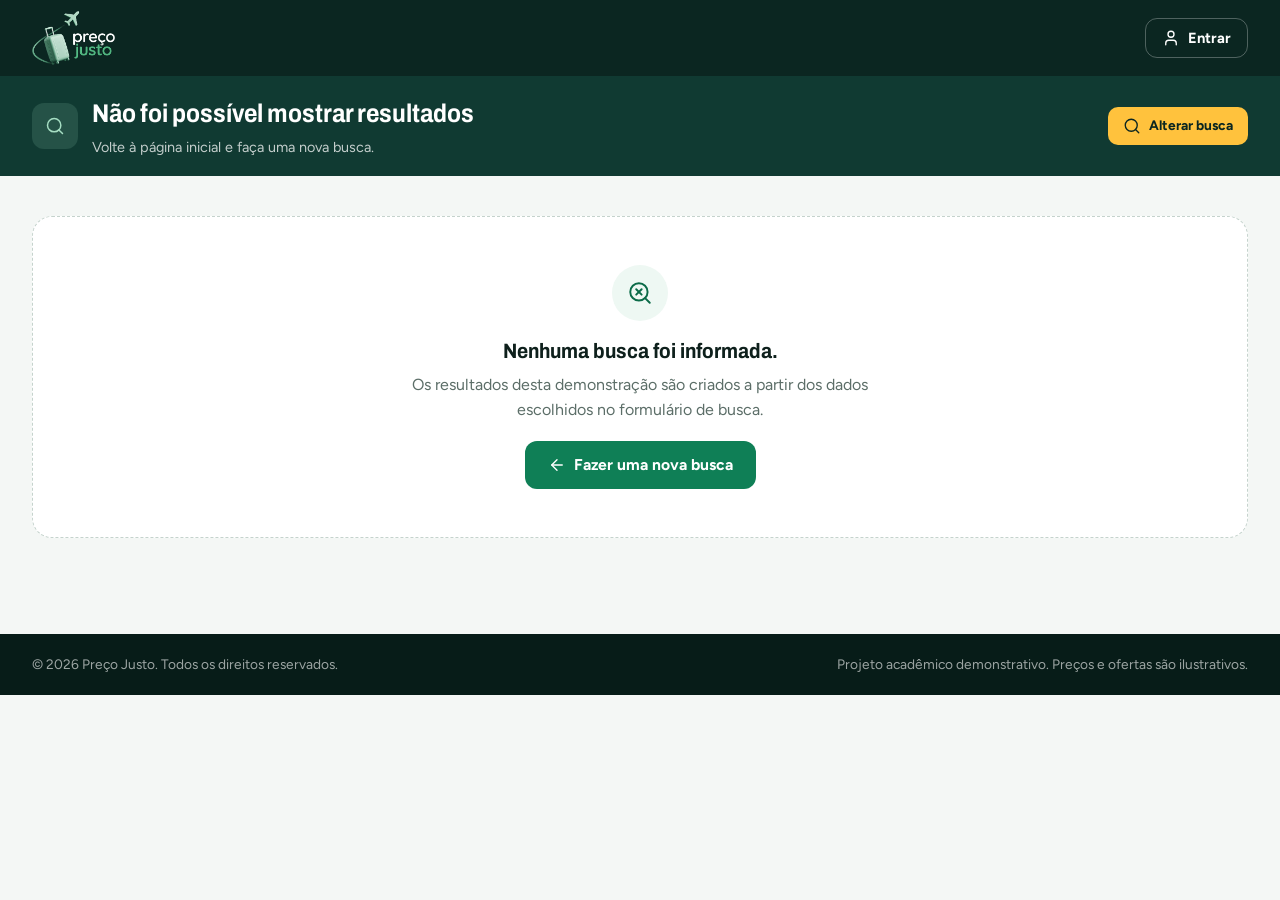
<file: busca.html>
<!DOCTYPE html>
<html lang="pt-BR">
<head>
  <meta charset="UTF-8">
  <meta name="viewport" content="width=device-width, initial-scale=1.0">
  <title>Resultados da busca | Preço Justo</title>
  <meta name="theme-color" content="#0B2621">
  <link rel="icon" type="image/png" sizes="96x96" href="./img/favicon.png">
  <link rel="apple-touch-icon" href="./img/apple-touch-icon.png">
  <link rel="preconnect" href="https://fonts.googleapis.com">
  <link rel="preconnect" href="https://fonts.gstatic.com" crossorigin>
  <link href="https://fonts.googleapis.com/css2?family=Archivo:wdth,wght@62..125,500..800&family=Figtree:wght@400;500;600;700&display=swap" rel="stylesheet">
  <link rel="stylesheet" href="./style.css">
  <script>document.documentElement.classList.add('js');</script>
</head>
<body class="results-page">

  <!-- Ícones (Lucide, licença ISC) -->
  <svg class="icon-sprite" aria-hidden="true" focusable="false">
    <symbol id="i-plane" viewBox="0 0 24 24"><path d="M17.8 19.2 16 11l3.5-3.5C21 6 21.5 4 21 3c-1-.5-3 0-4.5 1.5L13 8 4.8 6.2c-.5-.1-.9.1-1.1.5l-.3.5c-.2.5-.1 1 .3 1.3L9 12l-2 3H4l-1 1 3 2 2 3 1-1v-3l3-2 3.5 5.3c.3.4.8.5 1.3.3l.5-.2c.4-.3.6-.7.5-1.2z"/></symbol>
    <symbol id="i-bed" viewBox="0 0 24 24"><path d="M2 4v16"/><path d="M2 8h18a2 2 0 0 1 2 2v10"/><path d="M2 17h20"/><path d="M6 8v9"/></symbol>
    <symbol id="i-car" viewBox="0 0 24 24"><path d="M19 17h2c.6 0 1-.4 1-1v-3c0-.9-.7-1.7-1.5-1.9C18.7 10.6 16 10 16 10s-1.3-1.4-2.2-2.3c-.5-.4-1.1-.7-1.8-.7H5c-.6 0-1.1.4-1.4.9l-1.4 2.9A3.7 3.7 0 0 0 2 12v4c0 .6.4 1 1 1h2"/><circle cx="7" cy="17" r="2"/><path d="M9 17h6"/><circle cx="17" cy="17" r="2"/></symbol>
    <symbol id="i-luggage" viewBox="0 0 24 24"><path d="M6 20a2 2 0 0 1-2-2V8a2 2 0 0 1 2-2h12a2 2 0 0 1 2 2v10a2 2 0 0 1-2 2"/><path d="M8 18V4a2 2 0 0 1 2-2h4a2 2 0 0 1 2 2v14"/><path d="M10 20h4"/><circle cx="16" cy="20" r="2"/><circle cx="8" cy="20" r="2"/></symbol>
    <symbol id="i-search" viewBox="0 0 24 24"><circle cx="11" cy="11" r="8"/><path d="m21 21-4.3-4.3"/></symbol>
    <symbol id="i-search-x" viewBox="0 0 24 24"><path d="m13.5 8.5-5 5"/><path d="m8.5 8.5 5 5"/><circle cx="11" cy="11" r="8"/><path d="m21 21-4.3-4.3"/></symbol>
    <symbol id="i-info" viewBox="0 0 24 24"><circle cx="12" cy="12" r="10"/><path d="M12 16v-4"/><path d="M12 8h.01"/></symbol>
    <symbol id="i-alert" viewBox="0 0 24 24"><circle cx="12" cy="12" r="10"/><path d="M12 8v4"/><path d="M12 16h.01"/></symbol>
    <symbol id="i-user" viewBox="0 0 24 24"><path d="M19 21v-2a4 4 0 0 0-4-4H9a4 4 0 0 0-4 4v2"/><circle cx="12" cy="7" r="4"/></symbol>
    <symbol id="i-users" viewBox="0 0 24 24"><path d="M16 21v-2a4 4 0 0 0-4-4H6a4 4 0 0 0-4 4v2"/><circle cx="9" cy="7" r="4"/><path d="M22 21v-2a4 4 0 0 0-3-3.87"/><path d="M16 3.13a4 4 0 0 1 0 7.75"/></symbol>
    <symbol id="i-chevron-down" viewBox="0 0 24 24"><path d="m6 9 6 6 6-6"/></symbol>
    <symbol id="i-arrow-right" viewBox="0 0 24 24"><path d="M5 12h14"/><path d="m12 5 7 7-7 7"/></symbol>
    <symbol id="i-arrow-left" viewBox="0 0 24 24"><path d="m12 19-7-7 7-7"/><path d="M19 12H5"/></symbol>
    <symbol id="i-heart" viewBox="0 0 24 24"><path d="M19 14c1.49-1.46 3-3.21 3-5.5A5.5 5.5 0 0 0 16.5 3c-1.76 0-3 .5-4.5 2-1.5-1.5-2.74-2-4.5-2A5.5 5.5 0 0 0 2 8.5c0 2.3 1.5 4.05 3 5.5l7 7Z"/></symbol>
    <symbol id="i-logout" viewBox="0 0 24 24"><path d="M9 21H5a2 2 0 0 1-2-2V5a2 2 0 0 1 2-2h4"/><path d="m16 17 5-5-5-5"/><path d="M21 12H9"/></symbol>
    <symbol id="i-x" viewBox="0 0 24 24"><path d="M18 6 6 18"/><path d="m6 6 12 12"/></symbol>
    <symbol id="i-check" viewBox="0 0 24 24"><path d="M20 6 9 17l-5-5"/></symbol>
    <symbol id="i-clock" viewBox="0 0 24 24"><circle cx="12" cy="12" r="10"/><path d="M12 6v6l4 2"/></symbol>
    <symbol id="i-pin" viewBox="0 0 24 24"><path d="M20 10c0 4.993-5.539 10.193-7.399 11.799a1 1 0 0 1-1.202 0C9.539 20.193 4 14.993 4 10a8 8 0 0 1 16 0"/><circle cx="12" cy="10" r="3"/></symbol>
    <symbol id="i-briefcase" viewBox="0 0 24 24"><path d="M16 20V4a2 2 0 0 0-2-2h-4a2 2 0 0 0-2 2v16"/><rect width="20" height="14" x="2" y="6" rx="2"/></symbol>
    <symbol id="i-gauge" viewBox="0 0 24 24"><path d="m12 14 4-4"/><path d="M3.34 19a10 10 0 1 1 17.32 0"/></symbol>
    <symbol id="i-snowflake" viewBox="0 0 24 24"><path d="M2 12h20"/><path d="M12 2v20"/><path d="m20 16-4-4 4-4"/><path d="m4 8 4 4-4 4"/><path d="m16 4-4 4-4-4"/><path d="m8 20 4-4 4 4"/></symbol>
    <symbol id="i-shield" viewBox="0 0 24 24"><path d="M20 13c0 5-3.5 7.5-7.66 8.95a1 1 0 0 1-.67-.01C7.5 20.5 4 18 4 13V6a1 1 0 0 1 1-1c2 0 4.5-1.2 6.24-2.72a1.17 1.17 0 0 1 1.52 0C14.51 3.81 17 5 19 5a1 1 0 0 1 1 1z"/><path d="m9 12 2 2 4-4"/></symbol>
    <symbol id="i-route" viewBox="0 0 24 24"><circle cx="6" cy="19" r="3"/><path d="M9 19h8.5a3.5 3.5 0 0 0 0-7h-11a3.5 3.5 0 0 1 0-7H15"/><circle cx="18" cy="5" r="3"/></symbol>
    <symbol id="i-key" viewBox="0 0 24 24"><path d="m15.5 7.5 2.3 2.3a1 1 0 0 0 1.4 0l2.1-2.1a1 1 0 0 0 0-1.4L19 4"/><path d="m21 2-9.6 9.6"/><circle cx="7.5" cy="15.5" r="5.5"/></symbol>
    <symbol id="i-calendar" viewBox="0 0 24 24"><path d="M8 2v4"/><path d="M16 2v4"/><rect width="18" height="18" x="3" y="4" rx="2"/><path d="M3 10h18"/></symbol>
    <symbol id="i-sliders" viewBox="0 0 24 24"><path d="M21 4h-7"/><path d="M10 4H3"/><path d="M21 12h-9"/><path d="M8 12H3"/><path d="M21 20h-5"/><path d="M12 20H3"/><path d="M14 2v4"/><path d="M8 10v4"/><path d="M16 18v4"/></symbol>
    <symbol id="i-coffee" viewBox="0 0 24 24"><path d="M10 2v2"/><path d="M14 2v2"/><path d="M16 8a1 1 0 0 1 1 1v8a4 4 0 0 1-4 4H7a4 4 0 0 1-4-4V9a1 1 0 0 1 1-1h14a4 4 0 1 1 0 8h-1"/><path d="M6 2v2"/></symbol>
    <symbol id="i-waves" viewBox="0 0 24 24"><path d="M2 6c.6.5 1.2 1 2.5 1C7 7 7 5 9.5 5c2.6 0 2.4 2 5 2 2.5 0 2.5-2 5-2 1.3 0 1.9.5 2.5 1"/><path d="M2 12c.6.5 1.2 1 2.5 1 2.5 0 2.5-2 5-2 2.6 0 2.4 2 5 2 2.5 0 2.5-2 5-2 1.3 0 1.9.5 2.5 1"/><path d="M2 18c.6.5 1.2 1 2.5 1 2.5 0 2.5-2 5-2 2.6 0 2.4 2 5 2 2.5 0 2.5-2 5-2 1.3 0 1.9.5 2.5 1"/></symbol>
    <symbol id="i-wifi" viewBox="0 0 24 24"><path d="M12 20h.01"/><path d="M2 8.82a15 15 0 0 1 20 0"/><path d="M5 12.859a10 10 0 0 1 14 0"/><path d="M8.5 16.429a5 5 0 0 1 7 0"/></symbol>
    <symbol id="i-parking" viewBox="0 0 24 24"><rect width="18" height="18" x="3" y="3" rx="2"/><path d="M9 17V7h4a3 3 0 0 1 0 6H9"/></symbol>
    <symbol id="i-paw" viewBox="0 0 24 24"><circle cx="11" cy="4" r="2"/><circle cx="18" cy="8" r="2"/><circle cx="20" cy="16" r="2"/><path d="M9 10a5 5 0 0 1 5 5v3.5a3.5 3.5 0 0 1-6.84 1.045Q6.52 17.48 4.46 16.84A3.5 3.5 0 0 1 5.5 10Z"/></symbol>
    <symbol id="i-utensils" viewBox="0 0 24 24"><path d="M3 2v7c0 1.1.9 2 2 2h4a2 2 0 0 0 2-2V2"/><path d="M7 2v20"/><path d="M21 15V2a5 5 0 0 0-5 5v6c0 1.1.9 2 2 2h3Zm0 0v7"/></symbol>
    <symbol id="i-flame" viewBox="0 0 24 24"><path d="M8.5 14.5A2.5 2.5 0 0 0 11 12c0-1.38-.5-2-1-3-1.072-2.143-.224-4.054 2-6 .5 2.5 2 4.9 4 6.5 2 1.6 3 3.5 3 5.5a7 7 0 1 1-14 0c0-1.153.433-2.294 1-3a2.5 2.5 0 0 0 2.5 2.5z"/></symbol>
    <symbol id="i-dumbbell" viewBox="0 0 24 24"><path d="M14.4 14.4 9.6 9.6"/><path d="M18.657 21.485a2 2 0 1 1-2.829-2.828l-1.767 1.768a2 2 0 1 1-2.829-2.829l6.364-6.364a2 2 0 1 1 2.829 2.829l-1.768 1.767a2 2 0 1 1 2.828 2.829z"/><path d="m21.5 21.5-1.4-1.4"/><path d="M3.9 3.9 2.5 2.5"/><path d="M6.404 12.768a2 2 0 1 1-2.829-2.829l1.768-1.767a2 2 0 1 1-2.828-2.829l2.828-2.828a2 2 0 1 1 2.829 2.828l1.767-1.768a2 2 0 1 1 2.829 2.829z"/></symbol>
  </svg>

  <a class="skip-link" href="#resultados">Pular para os resultados</a>

  <header class="site-header simple-header">
    <div class="container header-bar">
      <a class="brand" href="index.html" aria-label="Preço Justo, página inicial">
        <img src="./img/logo-preco-justo.png" alt="Preço Justo" width="84" height="54">
      </a>
      <div class="header-actions">
        <div class="auth-slot" id="authActionContainer">
          <a href="login.html" class="btn btn-header"><svg class="icon" aria-hidden="true"><use href="#i-user"/></svg><span>Entrar</span></a>
        </div>
      </div>
    </div>
  </header>

  <section class="results-bar" aria-label="Resumo da busca">
    <div class="container">
      <div class="results-summary">
        <span class="results-kind" id="resumoIcone" aria-hidden="true"><svg class="icon"><use href="#i-search"/></svg></span>
        <div>
          <h1 class="results-route" id="resumoTitulo">Resultados da busca</h1>
          <p class="results-meta" id="resumoDetalhes">Carregando os detalhes da busca…</p>
        </div>
      </div>
      <a href="index.html#busca" class="btn btn-sun btn-sm" id="alterarBusca"><svg class="icon" aria-hidden="true"><use href="#i-search"/></svg>Alterar busca</a>
    </div>
  </section>

  <div class="container results-layout" id="layoutResultados">
    <aside class="filters" id="filtros" aria-labelledby="filtros-title">
      <div class="filters-head">
        <h2 id="filtros-title">Filtrar resultados</h2>
        <button type="button" class="link-btn" data-limpar-filtros>Limpar</button>
        <button type="button" class="icon-btn filters-close" data-fechar-filtros aria-label="Fechar filtros"><svg class="icon" aria-hidden="true"><use href="#i-x"/></svg></button>
      </div>
      <div id="filtrosConteudo"></div>
      <div class="filters-foot">
        <button type="button" class="btn btn-primary btn-block" data-fechar-filtros id="verResultados">Ver resultados</button>
      </div>
    </aside>
    <div class="filters-backdrop" data-fechar-filtros hidden></div>

    <main id="resultados" tabindex="-1">
      <p class="demo-note"><svg class="icon" aria-hidden="true"><use href="#i-info"/></svg><span id="avisoDemo">Resultados fictícios gerados no navegador: horários, opções e valores não representam ofertas reais.</span></p>

      <div class="results-head">
        <button type="button" class="btn btn-outline btn-sm filters-toggle" aria-expanded="false" aria-controls="filtros">
          <svg class="icon" aria-hidden="true"><use href="#i-sliders"/></svg><span>Filtros</span>
        </button>
        <p id="contagem" aria-live="polite">Buscando opções…</p>
        <label class="sort">Ordenar por
          <select id="ordenar"></select>
        </label>
      </div>

      <ul class="result-list" id="listaResultados" aria-busy="true"></ul>

      <div class="empty-state" id="semResultados" hidden>
        <span class="empty-icon"><svg class="icon" aria-hidden="true"><use href="#i-search-x"/></svg></span>
        <h2>Nenhuma opção com esses filtros</h2>
        <p>Tente aumentar o limite de preço ou desmarcar alguns critérios.</p>
        <button type="button" class="btn btn-primary btn-sm" data-limpar-filtros>Limpar filtros</button>
      </div>
    </main>
  </div>

  <footer class="mini-footer">
    <div class="container">
      <p>© 2026 Preço Justo. Todos os direitos reservados.</p>
      <p>Projeto acadêmico demonstrativo. Preços e ofertas são ilustrativos.</p>
    </div>
  </footer>

  <dialog class="modal" id="modal" aria-labelledby="modal-title"></dialog>

  <script src="./dados.js"></script>
  <script src="./script.js"></script>
  <script src="./resultados.js"></script>
</body>
</html>
</file>
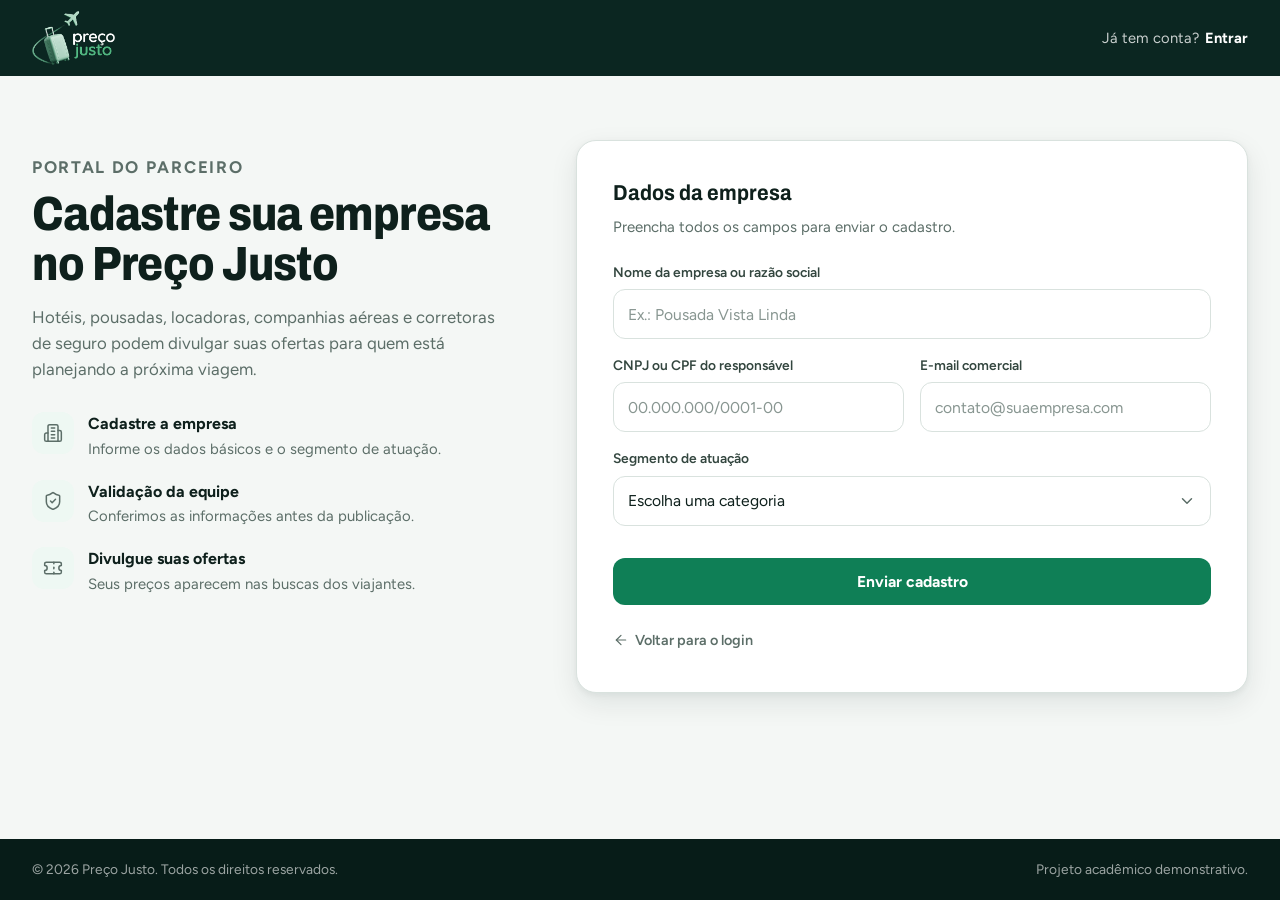
<file: empresa-cadastro.html>
<!DOCTYPE html>
<html lang="pt-BR">
<head>
  <meta charset="UTF-8">
  <meta name="viewport" content="width=device-width, initial-scale=1.0">
  <title>Portal do Parceiro | Preço Justo</title>
  <meta name="theme-color" content="#0B2621">
  <link rel="icon" type="image/png" sizes="96x96" href="./img/favicon.png">
  <link rel="apple-touch-icon" href="./img/apple-touch-icon.png">
  <link rel="preconnect" href="https://fonts.googleapis.com">
  <link rel="preconnect" href="https://fonts.gstatic.com" crossorigin>
  <link href="https://fonts.googleapis.com/css2?family=Archivo:wdth,wght@62..125,500..800&family=Figtree:wght@400;500;600;700&display=swap" rel="stylesheet">
  <link rel="stylesheet" href="./style.css">
  <script>document.documentElement.classList.add('js');</script>
</head>
<body class="auth-page">

  <svg class="icon-sprite" aria-hidden="true" focusable="false">
    <symbol id="i-info" viewBox="0 0 24 24"><circle cx="12" cy="12" r="10"/><path d="M12 16v-4"/><path d="M12 8h.01"/></symbol>
    <symbol id="i-alert" viewBox="0 0 24 24"><circle cx="12" cy="12" r="10"/><path d="M12 8v4"/><path d="M12 16h.01"/></symbol>
    <symbol id="i-arrow-left" viewBox="0 0 24 24"><path d="m12 19-7-7 7-7"/><path d="M19 12H5"/></symbol>
    <symbol id="i-building" viewBox="0 0 24 24"><path d="M6 22V4a2 2 0 0 1 2-2h8a2 2 0 0 1 2 2v18Z"/><path d="M6 12H4a2 2 0 0 0-2 2v6a2 2 0 0 0 2 2h2"/><path d="M18 9h2a2 2 0 0 1 2 2v9a2 2 0 0 1-2 2h-2"/><path d="M10 6h4"/><path d="M10 10h4"/><path d="M10 14h4"/><path d="M10 18h4"/></symbol>
    <symbol id="i-shield" viewBox="0 0 24 24"><path d="M20 13c0 5-3.5 7.5-7.66 8.95a1 1 0 0 1-.67-.01C7.5 20.5 4 18 4 13V6a1 1 0 0 1 1-1c2 0 4.5-1.2 6.24-2.72a1.17 1.17 0 0 1 1.52 0C14.51 3.81 17 5 19 5a1 1 0 0 1 1 1z"/><path d="m9 12 2 2 4-4"/></symbol>
    <symbol id="i-ticket" viewBox="0 0 24 24"><path d="M2 9a3 3 0 0 1 0 6v2a2 2 0 0 0 2 2h16a2 2 0 0 0 2-2v-2a3 3 0 0 1 0-6V7a2 2 0 0 0-2-2H4a2 2 0 0 0-2 2Z"/><path d="M13 5v2"/><path d="M13 17v2"/><path d="M13 11v2"/></symbol>
  </svg>

  <header class="site-header simple-header">
    <div class="container header-bar">
      <a class="brand" href="index.html" aria-label="Preço Justo, página inicial">
        <img src="./img/logo-preco-justo.png" alt="Preço Justo" width="84" height="54">
      </a>
      <p class="header-note">Já tem conta?<a href="login.html">Entrar</a></p>
    </div>
  </header>

  <main class="partner">
    <div class="container partner-grid">
      <div class="partner-intro">
        <p class="eyebrow">Portal do parceiro</p>
        <h1>Cadastre sua empresa no Preço Justo</h1>
        <p>Hotéis, pousadas, locadoras, companhias aéreas e corretoras de seguro podem divulgar suas ofertas para quem está planejando a próxima viagem.</p>
        <ul class="partner-steps">
          <li>
            <span class="benefit-icon"><svg class="icon" aria-hidden="true"><use href="#i-building"/></svg></span>
            <div><strong>Cadastre a empresa</strong><span>Informe os dados básicos e o segmento de atuação.</span></div>
          </li>
          <li>
            <span class="benefit-icon"><svg class="icon" aria-hidden="true"><use href="#i-shield"/></svg></span>
            <div><strong>Validação da equipe</strong><span>Conferimos as informações antes da publicação.</span></div>
          </li>
          <li>
            <span class="benefit-icon"><svg class="icon" aria-hidden="true"><use href="#i-ticket"/></svg></span>
            <div><strong>Divulgue suas ofertas</strong><span>Seus preços aparecem nas buscas dos viajantes.</span></div>
          </li>
        </ul>
      </div>

      <section class="partner-card" aria-labelledby="form-title">
        <h2 id="form-title">Dados da empresa</h2>
        <p>Preencha todos os campos para enviar o cadastro.</p>

        <form class="form-grid" onsubmit="cadastrarEmpresa(event)" data-validate novalidate>
          <div class="form-field">
            <label for="empNome">Nome da empresa ou razão social</label>
            <input class="input" type="text" id="empNome" placeholder="Ex.: Pousada Vista Linda" autocomplete="organization" required
              data-req="Informe o nome da empresa." data-min="3" data-min-msg="O nome precisa ter pelo menos 3 caracteres.">
          </div>
          <div class="form-grid form-grid--2">
            <div class="form-field">
              <label for="empDocumento">CNPJ ou CPF do responsável</label>
              <input class="input" type="text" id="empDocumento" placeholder="00.000.000/0001-00" inputmode="numeric" maxlength="18" required
                data-req="Informe o CNPJ ou o CPF do responsável."
                data-doc="Confira o número: use um CPF com 11 dígitos ou um CNPJ com 14 dígitos.">
            </div>
            <div class="form-field">
              <label for="empEmail">E-mail comercial</label>
              <input class="input" type="email" id="empEmail" placeholder="contato@suaempresa.com" autocomplete="email" required
                data-req="Informe o e-mail comercial."
                data-email="Confira o e-mail: ele precisa ter o formato nome@empresa.com.">
            </div>
          </div>
          <div class="form-field">
            <label for="empSegmento">Segmento de atuação</label>
            <select id="empSegmento" onchange="mudarFormularioSegmento()" required data-req="Escolha o segmento de atuação da empresa.">
              <option value="" disabled selected>Escolha uma categoria</option>
              <option value="hospedagem">Hotel, pousada ou hospedagem</option>
              <option value="carros">Locadora de veículos</option>
              <option value="voos">Companhia aérea</option>
              <option value="seguros">Corretora de seguro viagem</option>
            </select>
          </div>

          <div id="camposDinamicos" aria-live="polite"></div>

          <button type="submit" class="btn btn-primary btn-block">Enviar cadastro</button>
        </form>

        <a href="login.html" class="back-link"><svg class="icon" aria-hidden="true"><use href="#i-arrow-left"/></svg>Voltar para o login</a>
      </section>
    </div>
  </main>

  <footer class="mini-footer">
    <div class="container">
      <p>© 2026 Preço Justo. Todos os direitos reservados.</p>
      <p>Projeto acadêmico demonstrativo.</p>
    </div>
  </footer>

  <script src="./script.js"></script>
  <script>
    // Campos extras de acordo com o segmento escolhido (somente visual).
    var camposPorSegmento = {
      hospedagem: { titulo: 'Detalhes da hospedagem', campos: [
        { id: 'segLocal', rotulo: 'Localização', tipo: 'text', exemplo: 'Ex.: Campos do Jordão, SP', msg: 'Informe a cidade da hospedagem.' },
        { id: 'segValor', rotulo: 'Valor médio da diária (R$)', tipo: 'number', exemplo: 'Ex.: 250', msg: 'Informe o valor médio da diária.' }
      ] },
      carros: { titulo: 'Detalhes da frota', campos: [
        { id: 'segLocal', rotulo: 'Modelo do veículo', tipo: 'text', exemplo: 'Ex.: VW Polo', msg: 'Informe um modelo da frota.' },
        { id: 'segValor', rotulo: 'Valor da diária (R$)', tipo: 'number', exemplo: 'Ex.: 150', msg: 'Informe o valor da diária.' }
      ] },
      voos: { titulo: 'Detalhes das rotas', campos: [
        { id: 'segLocal', rotulo: 'Rota principal', tipo: 'text', exemplo: 'Ex.: GRU para BPS', msg: 'Informe a rota principal.' },
        { id: 'segValor', rotulo: 'Preço base (R$)', tipo: 'number', exemplo: 'Ex.: 450', msg: 'Informe o preço base da rota.' }
      ] },
      seguros: { titulo: 'Detalhes do seguro', campos: [
        { id: 'segLocal', rotulo: 'Tipo de plano', tipo: 'text', exemplo: 'Ex.: Nacional R$ 40.000', msg: 'Informe o tipo de plano.' },
        { id: 'segValor', rotulo: 'Valor por passageiro (R$)', tipo: 'number', exemplo: 'Ex.: 35', msg: 'Informe o valor por passageiro.' }
      ] }
    };

    function mudarFormularioSegmento() {
      var segmento = document.getElementById('empSegmento').value;
      var container = document.getElementById('camposDinamicos');
      var dados = camposPorSegmento[segmento];
      if (!dados) { container.innerHTML = ''; return; }

      var html = '<div class="form-section"><h3>' + dados.titulo + '</h3><div class="form-grid form-grid--2">';
      dados.campos.forEach(function (campo) {
        var regraNumero = campo.tipo === 'number' ? ' min="1" data-positivo="Informe um valor maior que zero."' : '';
        html += '<div class="form-field">' +
          '<label for="' + campo.id + '">' + campo.rotulo + '</label>' +
          '<input class="input" type="' + campo.tipo + '" id="' + campo.id + '" placeholder="' + campo.exemplo + '" required data-req="' + campo.msg + '"' + regraNumero + '>' +
        '</div>';
      });
      html += '</div></div>';
      container.innerHTML = html;
    }

    function cadastrarEmpresa(event) {
      event.preventDefault();
      window.mostrarAviso('Cadastro enviado para validação da equipe Preço Justo (demonstração).');
      setTimeout(function () { window.location.href = 'index.html'; }, 2400);
    }
  </script>
</body>
</html>
</file>
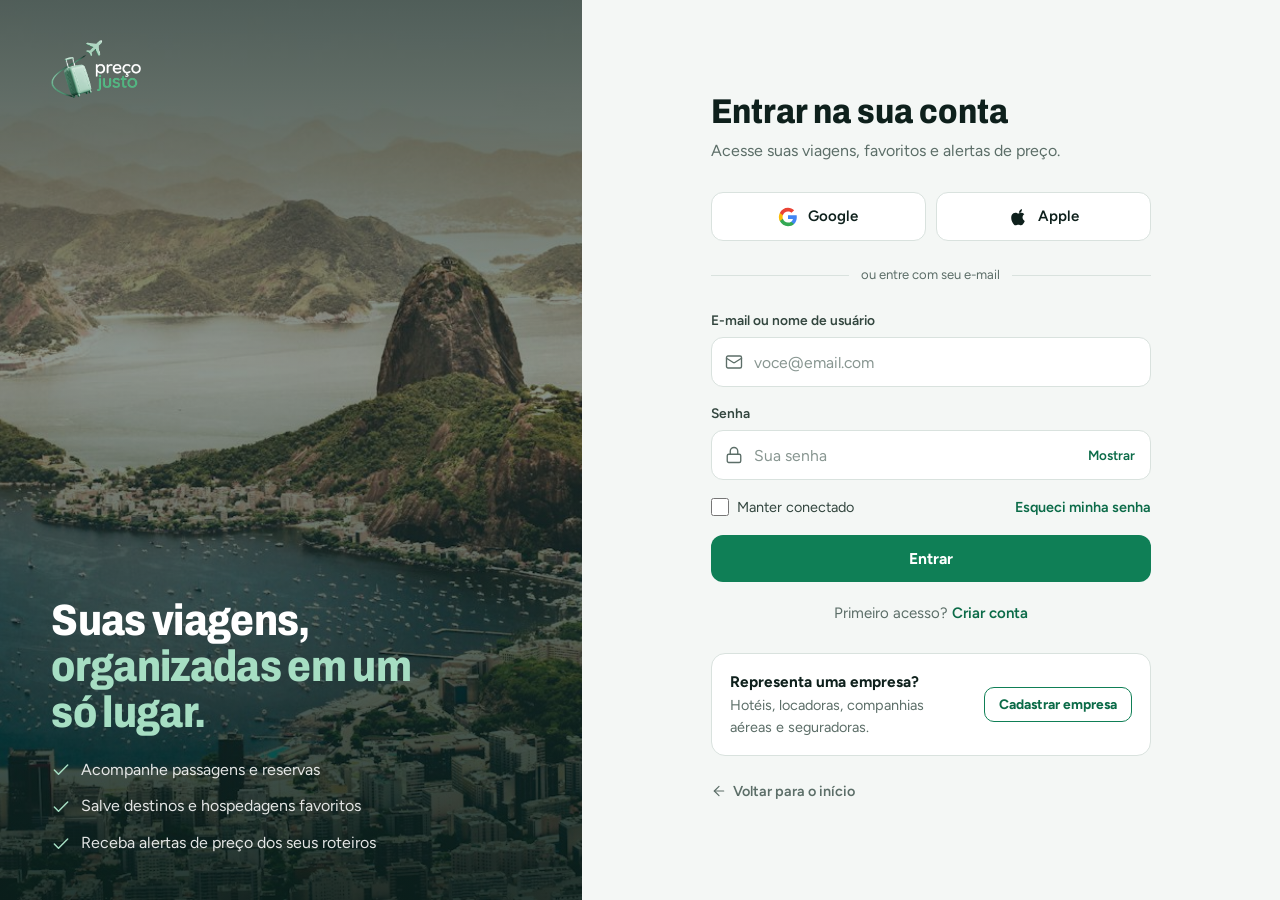
<file: login.html>
<!DOCTYPE html>
<html lang="pt-BR">
<head>
  <meta charset="UTF-8">
  <meta name="viewport" content="width=device-width, initial-scale=1.0">
  <title>Entrar | Preço Justo</title>
  <meta name="theme-color" content="#0B2621">
  <link rel="icon" type="image/png" sizes="96x96" href="./img/favicon.png">
  <link rel="apple-touch-icon" href="./img/apple-touch-icon.png">
  <link rel="preconnect" href="https://fonts.googleapis.com">
  <link rel="preconnect" href="https://fonts.gstatic.com" crossorigin>
  <link href="https://fonts.googleapis.com/css2?family=Archivo:wdth,wght@62..125,500..800&family=Figtree:wght@400;500;600;700&display=swap" rel="stylesheet">
  <link rel="stylesheet" href="./style.css">
  <script>document.documentElement.classList.add('js');</script>
</head>
<body class="auth-page">

  <svg class="icon-sprite" aria-hidden="true" focusable="false">
    <symbol id="i-check" viewBox="0 0 24 24"><path d="M20 6 9 17l-5-5"/></symbol>
    <symbol id="i-info" viewBox="0 0 24 24"><circle cx="12" cy="12" r="10"/><path d="M12 16v-4"/><path d="M12 8h.01"/></symbol>
    <symbol id="i-alert" viewBox="0 0 24 24"><circle cx="12" cy="12" r="10"/><path d="M12 8v4"/><path d="M12 16h.01"/></symbol>
    <symbol id="i-mail" viewBox="0 0 24 24"><rect width="20" height="16" x="2" y="4" rx="2"/><path d="m22 7-8.97 5.7a1.94 1.94 0 0 1-2.06 0L2 7"/></symbol>
    <symbol id="i-lock" viewBox="0 0 24 24"><rect width="18" height="11" x="3" y="11" rx="2" ry="2"/><path d="M7 11V7a5 5 0 0 1 10 0v4"/></symbol>
    <symbol id="i-arrow-left" viewBox="0 0 24 24"><path d="m12 19-7-7 7-7"/><path d="M19 12H5"/></symbol>
  </svg>

  <main class="auth">
    <aside class="auth-aside">
      <img class="auth-bg" src="./img/destinos/rio-de-janeiro.jpg" alt="" width="1300" height="867">
      <a class="brand" href="index.html" aria-label="Preço Justo, página inicial">
        <img src="./img/logo-preco-justo.png" alt="Preço Justo" width="90" height="58">
      </a>
      <div class="auth-copy">
        <h2>Suas viagens, <span>organizadas em um só lugar.</span></h2>
        <ul class="auth-points">
          <li><svg class="icon" aria-hidden="true"><use href="#i-check"/></svg>Acompanhe passagens e reservas</li>
          <li><svg class="icon" aria-hidden="true"><use href="#i-check"/></svg>Salve destinos e hospedagens favoritos</li>
          <li><svg class="icon" aria-hidden="true"><use href="#i-check"/></svg>Receba alertas de preço dos seus roteiros</li>
        </ul>
      </div>
    </aside>

    <section class="auth-main" aria-labelledby="login-title">
      <div class="auth-card">
        <h1 id="login-title">Entrar na sua conta</h1>
        <p class="auth-sub">Acesse suas viagens, favoritos e alertas de preço.</p>

        <div class="social-login">
          <button type="button" class="btn-social" data-demo data-message="O login com Google é apenas ilustrativo nesta demonstração.">
            <svg viewBox="0 0 24 24" aria-hidden="true"><path fill="#4285F4" d="M22.56 12.25c0-.78-.07-1.53-.2-2.25H12v4.26h5.92c-.26 1.37-1.04 2.53-2.21 3.31v2.77h3.57c2.08-1.92 3.28-4.74 3.28-8.09z"/><path fill="#34A853" d="M12 23c2.97 0 5.46-.98 7.28-2.66l-3.57-2.77c-.98.66-2.23 1.06-3.71 1.06-2.86 0-5.29-1.93-6.16-4.53H2.18v2.84C3.99 20.53 7.7 23 12 23z"/><path fill="#FBBC05" d="M5.84 14.09c-.22-.66-.35-1.36-.35-2.09s.13-1.43.35-2.09V7.06H2.18C1.43 8.55 1 10.22 1 12s.43 3.45 1.18 4.94l2.85-2.22.81-.63z"/><path fill="#EA4335" d="M12 5.38c1.62 0 3.06.56 4.21 1.64l3.15-3.15C17.45 2.09 14.97 1 12 1 7.7 1 3.99 3.47 2.18 7.06l3.66 2.84c.87-2.6 3.3-4.52 6.16-4.52z"/></svg>
            Google
          </button>
          <button type="button" class="btn-social" data-demo data-message="O login com Apple é apenas ilustrativo nesta demonstração.">
            <svg viewBox="0 0 24 24" aria-hidden="true"><path fill="#0E201C" d="M18.71 19.5c-.83 1.24-1.71 2.45-3.05 2.47-1.34.03-1.77-.79-3.29-.79-1.53 0-2 .77-3.27.82-1.31.05-2.3-1.32-3.14-2.53C4.25 17 2.94 12.45 4.7 9.39c.87-1.52 2.43-2.48 4.12-2.51 1.28-.02 2.5.87 3.29.87.78 0 2.26-1.07 3.81-.91.65.03 2.47.26 3.64 1.98-.09.06-2.17 1.28-2.15 3.81.03 3.02 2.65 4.03 2.68 4.04-.03.07-.42 1.44-1.38 2.83M15.89 5.55c.62-.75 1.04-1.79.93-2.83-.92.04-2.03.62-2.69 1.37-.58.65-1.09 1.7-1.01 2.73 1.03.08 2.08-.55 2.77-1.27z"/></svg>
            Apple
          </button>
        </div>

        <p class="divider">ou entre com seu e-mail</p>

        <form class="form-grid" onsubmit="realizarLogin(event)" data-validate novalidate>
          <div class="form-field">
            <label for="loginUsuario">E-mail ou nome de usuário</label>
            <div class="input-wrap">
              <svg class="icon" aria-hidden="true"><use href="#i-mail"/></svg>
              <input class="input" type="text" id="loginUsuario" placeholder="voce@email.com" autocomplete="username" required
                data-req="Informe seu e-mail ou nome de usuário."
                data-usuario="Confira o e-mail: ele precisa ter o formato nome@dominio.com.">
            </div>
          </div>
          <div class="form-field">
            <label for="loginSenha">Senha</label>
            <div class="input-wrap">
              <svg class="icon" aria-hidden="true"><use href="#i-lock"/></svg>
              <input class="input has-toggle" type="password" id="loginSenha" placeholder="Sua senha" autocomplete="current-password" required
                data-req="Informe sua senha." data-min="4" data-min-msg="A senha precisa ter pelo menos 4 caracteres.">
              <button type="button" class="toggle-pass" data-toggle-password="loginSenha" aria-pressed="false" aria-label="Mostrar senha">Mostrar</button>
            </div>
          </div>
          <div class="form-row">
            <label class="check"><input type="checkbox"><span>Manter conectado</span></label>
            <a href="#" data-demo data-message="A recuperação de senha é apenas ilustrativa nesta demonstração.">Esqueci minha senha</a>
          </div>
          <button type="submit" class="btn btn-primary btn-block">Entrar</button>
        </form>

        <p class="auth-switch">Primeiro acesso? <a href="#" data-demo data-message="O cadastro de clientes é apenas ilustrativo nesta demonstração.">Criar conta</a></p>

        <div class="partner-box">
          <p><strong>Representa uma empresa?</strong>Hotéis, locadoras, companhias aéreas e seguradoras.</p>
          <a href="empresa-cadastro.html" class="btn btn-outline btn-sm">Cadastrar empresa</a>
        </div>

        <a href="index.html" class="back-link"><svg class="icon" aria-hidden="true"><use href="#i-arrow-left"/></svg>Voltar para o início</a>
      </div>
    </section>
  </main>

  <script src="./script.js"></script>
  <script>
    // Login apenas simulado: guarda um indicador local e volta para a página inicial.
    function realizarLogin(event) {
      event.preventDefault();
      try { localStorage.setItem('usuarioLogado', 'true'); } catch (e) { /* armazenamento indisponível */ }

      var usuario = document.getElementById('loginUsuario').value.trim();
      var senha = document.getElementById('loginSenha').value.trim();

      if (usuario.toLowerCase() === 'admin' && senha === 'admin') {
        window.location.href = 'index.html?admin=true';
      } else {
        window.location.href = 'index.html';
      }
    }
  </script>
</body>
</html>
</file>
<file: style.css>
/* =====================================================================
   PREÇO JUSTO — Identidade visual
   ---------------------------------------------------------------------
   Paleta
     Pinho  (#0B2621)  marca, cabeçalho, rodapé e faixas escuras
     Esmeralda (#0F7F56) ações secundárias, preços e ícones
     Menta  (#A6DEC3)  destaques sobre fundo escuro (vem do logotipo)
     Sol    (#FFC23D)  ação principal (Buscar e chamadas de destaque)
     Papel  (#F4F7F5)  fundo da página
   Tipografia
     Archivo (semicondensada) para títulos, preços e códigos de aeroporto
     Figtree para textos e interface
   Índice
     1. Tokens  2. Base  3. Utilitários  4. Botões  5. Cabeçalho
     6. Hero e busca  7. Seções  8. Ofertas  9. Destinos  10. Vantagens
     11. Hospedagens  12. Carros  13. Companhias  14. Seguro  15. FAQ
     16. Rodapé  17. Avisos e animações  18. Login e parceiros
     19. Resultados de busca  20. Modal  21. Validação
     22. Resultados dinâmicos
   ===================================================================== */

/* 1. TOKENS ----------------------------------------------------------- */
:root {
  --pine-950: #071C18;
  --pine-900: #0B2621;
  --pine-800: #103A32;
  --pine-700: #165045;
  --emerald-700: #0B6B48;
  --emerald-600: #0F7F56;
  --emerald-500: #17A06C;
  --mint-300: #A6DEC3;
  --mint-100: #DDF3E8;
  --mint-50: #EEF8F3;
  --sun-400: #FFC23D;
  --sun-500: #F5AE14;

  --ink: #0E201C;
  --ink-2: #33463F;
  --muted: #5C6E68;
  --placeholder: #889691;
  --line: #D9E2DE;
  --line-2: #E8EEEB;
  --paper: #F4F7F5;
  --surface: #FFFFFF;
  --danger-600: #B42318;
  --danger-200: #FECDCA;
  --danger-50: #FEF3F2;

  --font-display: "Archivo", "Segoe UI", system-ui, sans-serif;
  --font-body: "Figtree", "Segoe UI", system-ui, -apple-system, sans-serif;

  --radius-sm: 10px;
  --radius: 14px;
  --radius-lg: 20px;
  --shadow-sm: 0 1px 2px rgba(11, 38, 33, .06), 0 1px 3px rgba(11, 38, 33, .07);
  --shadow: 0 2px 6px rgba(11, 38, 33, .05), 0 10px 28px rgba(11, 38, 33, .09);
  --shadow-lg: 0 18px 50px rgba(7, 28, 24, .22);

  --container: 1240px;
  --gutter: clamp(16px, 4vw, 32px);
  --header-h: 76px;
  --hero-overlap: 112px;
  --rail-gap: 20px;
  --ease: cubic-bezier(.2, .7, .2, 1);
}

/* 2. BASE ------------------------------------------------------------- */
*, *::before, *::after { box-sizing: border-box; }

html {
  -webkit-text-size-adjust: 100%;
  scroll-behavior: smooth;
  scroll-padding-top: calc(var(--header-h) + 16px);
}

body {
  margin: 0;
  font-family: var(--font-body);
  font-size: 1rem;
  line-height: 1.55;
  color: var(--ink);
  background: var(--paper);
  -webkit-font-smoothing: antialiased;
  -moz-osx-font-smoothing: grayscale;
  overflow-x: clip;
}

h1, h2, h3, h4, p, figure { margin: 0; }
ul, ol { list-style: none; margin: 0; padding: 0; }
img, svg { display: block; max-width: 100%; }
img { height: auto; }
a { color: inherit; text-decoration: none; }
button, input, select, textarea { font: inherit; color: inherit; }
button { cursor: pointer; }
[hidden] { display: none !important; }

:focus-visible { outline: 2px solid var(--emerald-600); outline-offset: 2px; }
.site-header :focus-visible,
.mobile-menu :focus-visible,
.section--cars :focus-visible,
.site-footer :focus-visible,
.benefits-intro :focus-visible,
.auth-aside :focus-visible { outline-color: var(--sun-400); }

::selection { background: var(--mint-100); color: var(--pine-900); }

/* 3. UTILITÁRIOS ------------------------------------------------------ */
.container {
  width: 100%;
  max-width: calc(var(--container) + var(--gutter) * 2);
  margin-inline: auto;
  padding-inline: var(--gutter);
}

.icon-sprite { position: absolute; width: 0; height: 0; overflow: hidden; }

.icon {
  width: 20px;
  height: 20px;
  flex-shrink: 0;
  fill: none;
  stroke: currentColor;
  stroke-width: 1.8;
  stroke-linecap: round;
  stroke-linejoin: round;
}

.visually-hidden {
  position: absolute !important;
  width: 1px; height: 1px;
  padding: 0; margin: -1px;
  overflow: hidden;
  clip: rect(0 0 0 0);
  white-space: nowrap;
  border: 0;
}

.skip-link {
  position: absolute;
  left: 16px;
  top: -60px;
  z-index: 300;
  padding: 10px 16px;
  border-radius: var(--radius-sm);
  background: var(--sun-400);
  color: var(--pine-900);
  font-weight: 700;
  transition: top .2s;
}
.skip-link:focus { top: 12px; }

.eyebrow {
  font-size: .78rem;
  font-weight: 700;
  letter-spacing: .1em;
  text-transform: uppercase;
  color: var(--emerald-700);
  margin-bottom: 10px;
}

.text-link {
  display: inline-flex;
  align-items: center;
  gap: 6px;
  font-weight: 600;
  color: var(--emerald-700);
  white-space: nowrap;
}
.text-link .icon { width: 18px; height: 18px; transition: transform .2s var(--ease); }
.text-link:hover { color: var(--emerald-600); }
.text-link:hover .icon { transform: translateX(3px); }

.tag {
  position: absolute;
  top: 12px;
  left: 12px;
  z-index: 1;
  padding: 5px 10px;
  border-radius: 999px;
  background: rgba(7, 28, 24, .78);
  color: #fff;
  font-size: .75rem;
  font-weight: 600;
  line-height: 1.2;
  backdrop-filter: blur(4px);
}
.tag--light { background: rgba(255, 255, 255, .94); color: var(--ink); }

.icon-btn {
  display: inline-grid;
  place-items: center;
  width: 42px;
  height: 42px;
  border-radius: 50%;
  border: 1px solid var(--line);
  background: var(--surface);
  color: var(--ink);
  transition: border-color .2s, color .2s, background-color .2s, opacity .2s;
}
.icon-btn:hover:not(:disabled) { border-color: var(--emerald-600); color: var(--emerald-700); }
.icon-btn:disabled { opacity: .4; cursor: default; }
.icon-btn--light { background: transparent; border-color: rgba(255, 255, 255, .25); color: #fff; }
.icon-btn--light:hover:not(:disabled) { border-color: rgba(255, 255, 255, .6); color: #fff; }

/* Preço (componente compartilhado) */
.price { display: flex; flex-direction: column; line-height: 1.15; }
.price-from { font-size: .76rem; color: var(--muted); }
.price strong {
  font-family: var(--font-display);
  font-stretch: 85%;
  font-weight: 800;
  font-size: 1.6rem;
  letter-spacing: -.01em;
  color: var(--emerald-700);
  font-variant-numeric: tabular-nums;
  white-space: nowrap;
}
.price small { font-size: .58em; font-weight: 700; margin-right: 1px; }
.price-note { font-size: .72rem; color: var(--muted); margin-top: 2px; }

/* Controles de escolha */
.choice-group {
  display: inline-flex;
  padding: 3px;
  border-radius: 999px;
  background: var(--paper);
  border: 1px solid var(--line-2);
}
.choice { position: relative; }
.choice input { position: absolute; opacity: 0; pointer-events: none; }
.choice span {
  display: block;
  padding: 6px 14px;
  border-radius: 999px;
  font-size: .88rem;
  font-weight: 600;
  color: var(--ink-2);
  cursor: pointer;
  transition: background-color .2s, color .2s, box-shadow .2s;
}
.choice input:checked + span { background: var(--surface); color: var(--emerald-700); box-shadow: var(--shadow-sm); }
.choice input:focus-visible + span { outline: 2px solid var(--emerald-600); outline-offset: 1px; }

.check {
  display: inline-flex;
  align-items: center;
  gap: 8px;
  font-size: .9rem;
  color: var(--ink-2);
  cursor: pointer;
}
.check input { width: 18px; height: 18px; margin: 0; accent-color: var(--emerald-600); cursor: pointer; }

/* 4. BOTÕES ----------------------------------------------------------- */
.btn {
  display: inline-flex;
  align-items: center;
  justify-content: center;
  gap: 8px;
  padding: 14px 22px;
  border: 1.5px solid transparent;
  border-radius: 12px;
  font-weight: 700;
  font-size: .98rem;
  line-height: 1.1;
  white-space: nowrap;
  text-decoration: none;
  cursor: pointer;
  transition: background-color .2s, color .2s, border-color .2s, box-shadow .2s, transform .15s;
}
.btn .icon { width: 18px; height: 18px; }
.btn:active { transform: translateY(1px); }

.btn-sun { background: var(--sun-400); color: var(--pine-900); }
.btn-sun:hover { background: var(--sun-500); }

.btn-primary { background: var(--emerald-600); color: #fff; }
.btn-primary:hover { background: var(--emerald-700); }

.btn-outline { background: transparent; color: var(--emerald-700); border-color: var(--emerald-600); }
.btn-outline:hover { background: var(--emerald-600); color: #fff; }

.btn-ghost-light { background: transparent; color: #fff; border-color: rgba(255, 255, 255, .28); }
.btn-ghost-light:hover { border-color: rgba(255, 255, 255, .6); background: rgba(255, 255, 255, .06); }

.btn-sm { padding: 9px 14px; font-size: .86rem; border-radius: var(--radius-sm); }
.btn-block { width: 100%; }

.link-btn {
  padding: 6px 0;
  border: 0;
  background: none;
  color: var(--emerald-700);
  font-weight: 600;
  font-size: .9rem;
}
.link-btn:hover { text-decoration: underline; text-underline-offset: 3px; }

/* 5. CABEÇALHO -------------------------------------------------------- */
.site-header {
  position: sticky;
  top: 0;
  z-index: 100;
  background: var(--pine-900);
  color: #fff;
  transition: box-shadow .25s;
}
.site-header.is-scrolled { box-shadow: 0 8px 28px rgba(7, 28, 24, .28); }

.header-bar {
  display: flex;
  align-items: center;
  gap: 24px;
  min-height: var(--header-h);
}

.brand { display: inline-flex; flex-shrink: 0; }
.brand img { height: 54px; width: auto; }

.main-nav { flex: 1; min-width: 0; }
.main-nav ul { display: flex; align-items: center; gap: 2px; }
.main-nav a {
  display: inline-flex;
  align-items: center;
  gap: 8px;
  padding: 10px 12px;
  border-radius: var(--radius-sm);
  font-size: .93rem;
  font-weight: 600;
  color: rgba(255, 255, 255, .82);
  white-space: nowrap;
  transition: color .2s, background-color .2s;
}
.main-nav a .icon { width: 18px; height: 18px; color: var(--mint-300); }
.main-nav a:hover { color: #fff; background: rgba(255, 255, 255, .07); }

.header-actions { display: flex; align-items: center; gap: 8px; margin-left: auto; }

.locale {
  display: inline-flex;
  align-items: center;
  gap: 8px;
  padding: 8px 10px;
  border: 1px solid rgba(255, 255, 255, .16);
  border-radius: var(--radius-sm);
  background: transparent;
  color: #fff;
  font-size: .86rem;
  font-weight: 700;
  letter-spacing: .03em;
}
.locale:hover { border-color: rgba(255, 255, 255, .4); }
.flag { width: 20px; height: 14px; border-radius: 2px; }

.header-link {
  padding: 10px 10px;
  font-size: .93rem;
  font-weight: 600;
  color: rgba(255, 255, 255, .82);
}
.header-link:hover { color: #fff; }

.btn-header {
  padding: 10px 16px;
  border-width: 1px;
  border-color: rgba(255, 255, 255, .28);
  background: transparent;
  color: #fff;
  font-size: .92rem;
}
.btn-header:hover { border-color: rgba(255, 255, 255, .6); background: rgba(255, 255, 255, .06); }
.btn-header .chevron { width: 16px; height: 16px; opacity: .8; }

.nav-toggle {
  display: none;
  place-items: center;
  width: 44px;
  height: 44px;
  border: 1px solid rgba(255, 255, 255, .2);
  border-radius: var(--radius-sm);
  background: transparent;
  color: #fff;
}
.nav-toggle .icon { width: 22px; height: 22px; }

/* Menu da conta (estado "logado" simulado) */
.account { position: relative; }
.account-menu {
  position: absolute;
  top: calc(100% + 10px);
  right: 0;
  z-index: 120;
  min-width: 220px;
  padding: 8px;
  border-radius: var(--radius);
  background: var(--surface);
  color: var(--ink);
  box-shadow: var(--shadow-lg);
}
.account-menu a,
.account-menu button {
  display: flex;
  align-items: center;
  gap: 10px;
  width: 100%;
  padding: 10px 12px;
  border: 0;
  border-radius: 8px;
  background: none;
  font-size: .94rem;
  font-weight: 500;
  text-align: left;
}
.account-menu a:hover,
.account-menu button:hover { background: var(--paper); }
.account-menu .icon { width: 18px; height: 18px; color: var(--emerald-600); }

/* Menu mobile */
.mobile-menu { position: fixed; inset: 0; z-index: 200; }
.mobile-menu-backdrop {
  position: absolute;
  inset: 0;
  background: rgba(7, 28, 24, .55);
  opacity: 0;
  transition: opacity .25s;
}
.mobile-menu-panel {
  position: absolute;
  top: 0;
  right: 0;
  bottom: 0;
  display: flex;
  flex-direction: column;
  width: min(360px, 88vw);
  padding: 14px 20px 24px;
  background: var(--pine-900);
  color: #fff;
  overflow-y: auto;
  transform: translateX(100%);
  transition: transform .3s var(--ease);
}
.mobile-menu.is-open .mobile-menu-backdrop { opacity: 1; }
.mobile-menu.is-open .mobile-menu-panel { transform: none; }
.mobile-menu-head { display: flex; align-items: center; justify-content: space-between; margin-bottom: 12px; }
.mobile-menu-head img { height: 46px; width: auto; }
.mobile-nav a {
  display: flex;
  align-items: center;
  gap: 14px;
  padding: 15px 4px;
  border-bottom: 1px solid rgba(255, 255, 255, .08);
  font-size: 1.04rem;
  font-weight: 600;
}
.mobile-nav .icon { color: var(--mint-300); }
.mobile-menu-foot { display: grid; gap: 10px; margin-top: auto; padding-top: 28px; }

@media (max-width: 1239px) {
  .main-nav a .icon { display: none; }
  .header-bar { gap: 16px; }
}
@media (max-width: 1079px) {
  .main-nav, .header-link, .locale { display: none; }
  .nav-toggle { display: inline-grid; }
}
@media (max-width: 560px) {
  :root { --header-h: 66px; }
  .brand img { height: 46px; }
  .btn-header { padding: 10px 12px; }
}
@media (max-width: 400px) {
  .auth-slot .btn-header span,
  .auth-slot .btn-header .chevron { display: none; }
}

/* 6. HERO E BUSCA ----------------------------------------------------- */
.hero {
  position: relative;
  z-index: 2; /* mantém os popovers da busca acima da seção seguinte */
  isolation: isolate;
  padding-top: clamp(48px, 7vw, 104px);
}

.hero-media {
  position: absolute;
  inset: 0 0 var(--hero-overlap) 0;
  z-index: -1;
  overflow: hidden;
  background: var(--pine-800);
}
.hero-media img { width: 100%; height: 100%; object-fit: cover; object-position: 50% 40%; }
.hero-media::after {
  content: "";
  position: absolute;
  inset: 0;
  background: linear-gradient(180deg, rgba(7, 28, 24, .58) 0%, rgba(7, 28, 24, .22) 48%, rgba(7, 28, 24, .05) 100%);
}

.hero-credit {
  position: absolute;
  top: 14px;
  right: var(--gutter);
  display: inline-flex;
  align-items: center;
  gap: 6px;
  padding: 5px 10px;
  border-radius: 999px;
  background: rgba(7, 28, 24, .45);
  color: rgba(255, 255, 255, .9);
  font-size: .76rem;
  backdrop-filter: blur(4px);
}
.hero-credit .icon { width: 14px; height: 14px; }

.hero-inner { display: flex; flex-direction: column; gap: clamp(28px, 4.5vw, 56px); }

.hero-copy { max-width: 780px; color: #fff; }
.hero-copy h1 {
  font-family: var(--font-display);
  font-weight: 800;
  font-stretch: 84%;
  font-size: clamp(2.3rem, 1.3rem + 3.9vw, 4.25rem);
  line-height: 1.02;
  letter-spacing: -.02em;
  text-wrap: balance;
  text-shadow: 0 2px 24px rgba(7, 28, 24, .25);
}
.hero-copy h1 span { color: var(--mint-300); }
.hero-copy p {
  max-width: 560px;
  margin-top: 16px;
  font-size: clamp(1.02rem, .95rem + .35vw, 1.22rem);
  color: rgba(255, 255, 255, .92);
  text-shadow: 0 1px 12px rgba(7, 28, 24, .35);
}

.search-panel {
  position: relative;
  z-index: 5;
  padding: 0 24px 24px;
  border-radius: var(--radius-lg);
  background: var(--surface);
  box-shadow: var(--shadow-lg);
}

.search-tabs {
  display: flex;
  gap: 4px;
  margin: 0 -24px;
  padding: 6px 16px 0;
  border-bottom: 1px solid var(--line-2);
  overflow-x: auto;
  scrollbar-width: none;
}
.search-tabs::-webkit-scrollbar { display: none; }
.search-tabs [role="tab"] {
  display: inline-flex;
  align-items: center;
  gap: 8px;
  margin-bottom: -1px;
  padding: 14px 14px 12px;
  border: 0;
  border-bottom: 3px solid transparent;
  background: none;
  color: var(--muted);
  font-weight: 600;
  white-space: nowrap;
  transition: color .2s, border-color .2s;
}
.search-tabs [role="tab"]:hover { color: var(--ink); }
.search-tabs [role="tab"][aria-selected="true"] { color: var(--emerald-700); border-bottom-color: var(--emerald-600); }

.search-options {
  display: flex;
  flex-wrap: wrap;
  align-items: center;
  gap: 10px 24px;
  min-height: 66px;
  padding: 14px 0;
}
.search-note { font-size: .92rem; color: var(--muted); }

.fields { display: grid; gap: 10px; }
.fields--voos     { grid-template-columns: minmax(0, 2.45fr) repeat(2, minmax(0, 1fr)) minmax(0, 1.24fr) minmax(0, 1.06fr) auto; }
.fields--packages { grid-template-columns: minmax(0, 2.55fr) repeat(2, minmax(0, 1fr)) minmax(0, 1.3fr) auto; }
.fields--stay     { grid-template-columns: minmax(0, 2fr) repeat(2, minmax(0, 1fr)) minmax(0, 1.35fr) auto; }
.fields--cars     { grid-template-columns: minmax(0, 2fr) minmax(0, 1fr) minmax(0, .8fr) minmax(0, 1fr) minmax(0, .8fr) auto; }
.fields--cars.has-return { grid-template-columns: repeat(2, minmax(0, 1.5fr)) minmax(0, 1fr) minmax(0, .8fr) minmax(0, 1fr) minmax(0, .8fr) auto; }

.route { position: relative; display: grid; grid-template-columns: 1fr 1fr; gap: 10px; }

.field {
  position: relative;
  min-width: 0;
  height: 62px;
  border: 1px solid var(--line);
  border-radius: 12px;
  background: var(--surface);
  transition: border-color .2s, box-shadow .2s, background-color .2s;
}
.field:hover { border-color: #BCCBC5; }
.field:focus-within { border-color: var(--emerald-600); box-shadow: 0 0 0 3px rgba(15, 127, 86, .14); }

.field > label,
.field > .field-label {
  position: absolute;
  top: 10px;
  left: 42px;
  right: 12px;
  z-index: 1;
  overflow: hidden;
  font-size: .74rem;
  font-weight: 600;
  line-height: 1.2;
  color: var(--muted);
  white-space: nowrap;
  text-overflow: ellipsis;
  pointer-events: none;
}
.field-icon {
  position: absolute;
  top: 50%;
  left: 13px;
  z-index: 1;
  width: 20px;
  height: 20px;
  color: var(--emerald-600);
  transform: translateY(-50%);
  pointer-events: none;
}

.field > input,
.field > select,
.field > .field-button {
  position: absolute;
  inset: 0;
  width: 100%;
  height: 100%;
  min-width: 0;
  margin: 0;
  padding: 26px 12px 8px 42px;
  border: 0;
  border-radius: inherit;
  background: transparent;
  font-size: .96rem;
  font-weight: 600;
  color: var(--ink);
  outline: none;
  text-overflow: ellipsis;
}
.field > input::placeholder { color: var(--placeholder); font-weight: 500; opacity: 1; }
.field > input[type="date"] { padding-right: 4px; cursor: pointer; color-scheme: light; }
.field > input[type="date"][data-empty] { color: var(--placeholder); font-weight: 500; }
.field > input[type="date"]::-webkit-calendar-picker-indicator,
.field > input[list]::-webkit-calendar-picker-indicator { display: none !important; }
.field > input[type="date"]::-webkit-datetime-edit { padding: 0; }

.field > select { padding-right: 36px; appearance: none; -webkit-appearance: none; cursor: pointer; }
.field .chevron {
  position: absolute;
  top: 50%;
  right: 12px;
  width: 18px;
  height: 18px;
  color: var(--muted);
  transform: translateY(-50%);
  pointer-events: none;
}
.field-button {
  display: flex;
  align-items: center;
  padding-right: 36px;
  text-align: left;
  cursor: pointer;
}
.field-button span { overflow: hidden; white-space: nowrap; text-overflow: ellipsis; }
.field-button[aria-expanded="true"] .chevron { transform: translateY(-50%) rotate(180deg); }

.field.is-disabled { background: var(--paper); }
.field.is-disabled > input { cursor: not-allowed; }
.field.is-disabled > label::after { content: " · não se aplica"; }

.swap {
  position: absolute;
  top: 50%;
  left: 50%;
  z-index: 3;
  display: grid;
  place-items: center;
  width: 36px;
  height: 36px;
  border: 1px solid var(--line);
  border-radius: 50%;
  background: var(--surface);
  color: var(--emerald-700);
  box-shadow: var(--shadow-sm);
  transform: translate(-50%, -50%);
  transition: border-color .2s;
}
.swap:hover { border-color: var(--emerald-600); }
.route > .field:first-child > input { padding-right: 26px; }
.route .swap + .field .field-icon { left: 22px; }
.route .swap + .field > label { left: 50px; }
.route .swap + .field > input { padding-left: 50px; }
.swap .icon { width: 18px; height: 18px; }
.swap.is-spinning .icon { animation: swap-spin .35s var(--ease); }
@keyframes swap-spin { to { transform: rotate(180deg); } }

.btn-search { height: 62px; padding: 0 26px; font-size: 1.04rem; }

/* Popover de passageiros/hóspedes */
.popover {
  position: absolute;
  top: calc(100% + 8px);
  left: 0;
  z-index: 40;
  width: min(330px, calc(100vw - 40px));
  padding: 6px 18px 16px;
  border: 1px solid var(--line);
  border-radius: var(--radius);
  background: var(--surface);
  box-shadow: var(--shadow-lg);
}
.popover--end { left: auto; right: 0; }
.counter {
  display: flex;
  align-items: center;
  justify-content: space-between;
  gap: 16px;
  padding: 12px 0;
  border-bottom: 1px solid var(--line-2);
}
.counter-text strong { display: block; font-weight: 600; }
.counter-text span { font-size: .82rem; color: var(--muted); }
.counter-ctrl { display: flex; align-items: center; gap: 10px; }
.counter-ctrl button {
  display: grid;
  place-items: center;
  width: 34px;
  height: 34px;
  border: 1.5px solid var(--emerald-600);
  border-radius: 50%;
  background: var(--surface);
  color: var(--emerald-700);
  transition: background-color .2s, color .2s;
}
.counter-ctrl button:hover:not(:disabled) { background: var(--emerald-600); color: #fff; }
.counter-ctrl button:disabled { border-color: var(--line); color: #B3C0BB; cursor: not-allowed; }
.counter-ctrl .icon { width: 16px; height: 16px; stroke-width: 2.2; }
.counter-ctrl output { min-width: 18px; font-weight: 700; text-align: center; font-variant-numeric: tabular-nums; }
.popover-check { padding: 14px 0 2px; }
.popover-foot { display: flex; align-items: center; justify-content: space-between; padding-top: 14px; }

@media (max-width: 1365px) {
  .fields--voos { grid-template-columns: repeat(4, minmax(0, 1fr)); }
  .fields--voos .route,
  .fields--voos .btn-search { grid-column: span 2; }
}
@media (max-width: 1279px) {
  .fields--voos,
  .fields--packages,
  .fields--stay,
  .fields--cars,
  .fields--cars.has-return { grid-template-columns: repeat(4, minmax(0, 1fr)); }
  .fields .route,
  .fields--stay .field--wide,
  .fields--stay .field--popover,
  .fields--packages .field--popover,
  .fields--cars .field--wide,
  .fields .btn-search { grid-column: span 2; }
  .fields--cars.has-return .btn-search { grid-column: span 4; }
}
@media (max-width: 720px) {
  :root { --hero-overlap: 72px; }
  .search-panel { padding: 0 16px 16px; }
  .search-tabs { margin: 0 -16px; padding: 4px 8px 0; }
  .search-tabs [role="tab"] { padding: 13px 10px 11px; }
  .search-options { min-height: 0; padding: 14px 0 12px; }
  .fields--voos,
  .fields--packages,
  .fields--stay,
  .fields--cars,
  .fields--cars.has-return { grid-template-columns: repeat(2, minmax(0, 1fr)); }
  .fields .route,
  .fields--stay .field--wide,
  .fields--stay .field--popover,
  .fields--packages .field--popover,
  .fields--cars .field--wide,
  .fields .btn-search,
  .fields--cars.has-return .btn-search { grid-column: 1 / -1; }
  .route { grid-template-columns: 1fr; }
  .swap { left: auto; right: 14px; transform: translateY(-50%) rotate(90deg); }
  .hero-credit { top: auto; bottom: calc(var(--hero-overlap) + 12px); display: none; }
}
@media (max-width: 380px) {
  .search-tabs [role="tab"] .icon { display: none; }
}

/* 7. SEÇÕES (estrutura comum) ----------------------------------------- */
.section { padding-block: clamp(56px, 7vw, 96px); }
.section--offers { padding-top: clamp(40px, 5vw, 64px); }
.section--destinations,
.section--stays,
.section--insurance { background: var(--surface); }

.section-head {
  display: flex;
  flex-wrap: wrap;
  align-items: flex-end;
  justify-content: space-between;
  gap: 16px 32px;
  margin-bottom: 28px;
}
.section-title { max-width: 780px; }
.section-title h2,
.cars-intro h2,
.insurance-content h2,
.faq-intro h2,
.benefits-intro h2,
.airlines-text h2 {
  font-family: var(--font-display);
  font-weight: 800;
  font-stretch: 88%;
  font-size: clamp(1.75rem, 1.25rem + 1.7vw, 2.55rem);
  line-height: 1.08;
  letter-spacing: -.015em;
  text-wrap: balance;
}
.section-title p { margin-top: 8px; font-size: 1.02rem; color: var(--muted); }
.section-tools { display: flex; align-items: center; gap: 16px; }

.pill-tabs {
  display: inline-flex;
  padding: 4px;
  border: 1px solid var(--line);
  border-radius: 999px;
  background: var(--surface);
}
.pill-tabs [role="tab"] {
  padding: 8px 18px;
  border: 0;
  border-radius: 999px;
  background: none;
  color: var(--ink-2);
  font-weight: 600;
  font-size: .94rem;
  transition: background-color .2s, color .2s;
}
.pill-tabs [role="tab"][aria-selected="true"] { background: var(--pine-900); color: #fff; }
.rail-nav { display: flex; gap: 8px; }

/* Trilho horizontal (carrossel com rolagem nativa) */
.rail {
  display: grid;
  grid-auto-flow: column;
  grid-auto-columns: calc((100% - var(--rail-gap) * 3) / 4);
  gap: var(--rail-gap);
  margin: -6px -4px -16px;
  padding: 6px 4px 16px;
  overflow-x: auto;
  overscroll-behavior-x: contain;
  scroll-snap-type: x mandatory;
  scroll-behavior: smooth;
  scrollbar-width: none;
}
.rail::-webkit-scrollbar { display: none; }
.rail > * { scroll-snap-align: start; }
.rail:focus-visible { outline-offset: 4px; }

@media (max-width: 1100px) {
  .rail { grid-auto-columns: calc((100% - var(--rail-gap) * 2) / 3); }
}
@media (max-width: 820px) {
  .rail { grid-auto-columns: calc((100% - var(--rail-gap)) / 2.15); }
}
@media (max-width: 640px) {
  :root { --rail-gap: 14px; }
  .rail,
  .rail-mobile {
    display: grid;
    grid-template-columns: none;
    grid-auto-flow: column;
    grid-auto-columns: 82%;
    gap: var(--rail-gap);
    margin-inline: calc(var(--gutter) * -1);
    padding: 6px var(--gutter) 16px;
    scroll-padding-inline: var(--gutter);
    overflow-x: auto;
    scroll-snap-type: x mandatory;
    scrollbar-width: none;
  }
  .rail-mobile::-webkit-scrollbar { display: none; }
  .rail-mobile > * { scroll-snap-align: start; }
  .section-tools { width: 100%; justify-content: space-between; }
}

/* 8. OFERTAS — cartão de embarque ----------------------------------- */
.ticket {
  display: flex;
  flex-direction: column;
  min-width: 0;
  overflow: hidden;
  border: 1px solid var(--line);
  border-radius: var(--radius);
  background: var(--surface);
  transition: transform .3s var(--ease), box-shadow .3s var(--ease);
}
.ticket:hover { transform: translateY(-4px); box-shadow: var(--shadow); }

.ticket-media { position: relative; aspect-ratio: 4 / 3; overflow: hidden; background: var(--line-2); }
.ticket-media img { width: 100%; height: 100%; object-fit: cover; transition: transform .6s var(--ease); }
.ticket:hover .ticket-media img { transform: scale(1.04); }

.ticket-body { flex: 1; padding: 16px 18px 16px; }
.ticket-city {
  font-family: var(--font-display);
  font-weight: 700;
  font-stretch: 90%;
  font-size: 1.32rem;
  line-height: 1.15;
}
.ticket-region { margin-top: 2px; font-size: .86rem; color: var(--muted); }
.ticket-desc { margin-top: 10px; font-size: .92rem; line-height: 1.5; color: var(--ink-2); }

.ticket-stub {
  position: relative;
  padding: 14px 18px 18px;
  border-top: 2px dashed var(--line);
}
.ticket-stub::before,
.ticket-stub::after {
  content: "";
  position: absolute;
  top: -11px;
  width: 20px;
  height: 20px;
  border: 1px solid var(--line);
  border-radius: 50%;
  background: var(--paper);
}
.ticket-stub::before { left: -11px; }
.ticket-stub::after { right: -11px; }

.ticket-route {
  display: flex;
  align-items: center;
  gap: 8px;
  font-family: var(--font-display);
  font-stretch: 80%;
  font-weight: 700;
  font-size: .84rem;
  letter-spacing: .12em;
  color: var(--ink-2);
}
.ticket-route span:first-child { order: 0; }
.ticket-route::before { content: ""; order: 1; flex: 1; border-top: 1.5px dotted var(--line); }
.ticket-route .icon { order: 2; width: 16px; height: 16px; color: var(--emerald-600); transform: rotate(45deg); }
.ticket-route::after { content: ""; order: 3; flex: 1; border-top: 1.5px dotted var(--line); }
.ticket-route span:nth-of-type(2) { order: 4; }
.ticket-route .visually-hidden { order: 5; }

.ticket-buy {
  display: flex;
  align-items: flex-end;
  justify-content: space-between;
  gap: 12px;
  margin-top: 12px;
}

/* 9. DESTINOS POPULARES ---------------------------------------------- */
.mosaic {
  display: grid;
  grid-template-columns: repeat(4, minmax(0, 1fr));
  grid-auto-rows: 232px;
  grid-auto-flow: dense;
  gap: 16px;
}
.dest {
  position: relative;
  isolation: isolate;
  display: block;
  overflow: hidden;
  border-radius: var(--radius-lg);
  background: var(--pine-800);
  color: #fff;
}
.dest--feature { grid-column: span 2; grid-row: span 2; }
.dest--tall { grid-row: span 2; }
.dest--wide { grid-column: span 2; }

.dest img {
  position: absolute;
  inset: 0;
  z-index: -2;
  width: 100%;
  height: 100%;
  object-fit: cover;
  transition: transform .7s var(--ease);
}
.dest::after {
  content: "";
  position: absolute;
  inset: 0;
  z-index: -1;
  background: linear-gradient(180deg, rgba(7, 28, 24, 0) 30%, rgba(7, 28, 24, .55) 62%, rgba(7, 28, 24, .88) 100%);
}
.dest:hover img { transform: scale(1.05); }

.dest-info {
  position: absolute;
  left: 20px;
  right: 72px;
  bottom: 18px;
  display: flex;
  flex-direction: column;
  gap: 2px;
}
.dest-region {
  font-size: .74rem;
  font-weight: 700;
  letter-spacing: .1em;
  text-transform: uppercase;
  color: rgba(255, 255, 255, .8);
}
.dest-name {
  font-family: var(--font-display);
  font-weight: 800;
  font-stretch: 86%;
  font-size: 1.5rem;
  line-height: 1.08;
  text-wrap: balance;
}
.dest-line { max-width: 42ch; margin-top: 4px; font-size: .92rem; line-height: 1.45; color: rgba(255, 255, 255, .88); }
.dest--feature .dest-info { left: 28px; bottom: 26px; }
.dest--feature .dest-name { font-size: clamp(2rem, 1.3rem + 2vw, 3rem); }
.dest--feature .dest-line { font-size: 1rem; }

.dest-go {
  position: absolute;
  right: 16px;
  bottom: 16px;
  display: grid;
  place-items: center;
  width: 42px;
  height: 42px;
  border: 1px solid rgba(255, 255, 255, .4);
  border-radius: 50%;
  background: rgba(255, 255, 255, .14);
  backdrop-filter: blur(6px);
  transition: background-color .25s, color .25s, border-color .25s, transform .25s var(--ease);
}
.dest-go .icon { width: 18px; height: 18px; }
.dest:hover .dest-go,
.dest:focus-visible .dest-go { background: var(--sun-400); border-color: var(--sun-400); color: var(--pine-900); transform: translateX(2px); }

@media (max-width: 900px) {
  .mosaic { grid-template-columns: repeat(2, minmax(0, 1fr)); grid-auto-rows: 200px; }
}
@media (max-width: 560px) {
  .mosaic { grid-auto-rows: 168px; gap: 12px; }
  .dest--small .dest-info,
  .dest--tall .dest-info { left: 14px; right: 14px; bottom: 14px; }
  .dest--small .dest-go,
  .dest--tall .dest-go { display: none; }
  .dest--tall .dest-line { display: none; }
  .dest-name { font-size: 1.25rem; }
}

/* 10. VANTAGENS ------------------------------------------------------- */
.benefits {
  display: grid;
  grid-template-columns: repeat(3, minmax(0, 1fr));
  gap: 1px;
  overflow: hidden;
  border: 1px solid var(--line);
  border-radius: var(--radius-lg);
  background: var(--line);
}
.benefits > * { padding: clamp(24px, 3vw, 36px); background: var(--surface); }
.benefits-intro { background: var(--pine-900); color: #fff; }
.benefits-mark { width: 60px; height: 60px; margin-bottom: 20px; }
.benefits-intro p { margin-top: 12px; color: rgba(255, 255, 255, .78); }

.benefit-icon {
  display: grid;
  place-items: center;
  width: 48px;
  height: 48px;
  margin-bottom: 18px;
  border-radius: 12px;
  background: var(--mint-50);
  color: var(--emerald-700);
}
.benefit-icon .icon { width: 24px; height: 24px; }
.benefit h3 {
  font-family: var(--font-display);
  font-weight: 700;
  font-stretch: 92%;
  font-size: 1.2rem;
  line-height: 1.2;
}
.benefit p { margin-top: 8px; color: var(--muted); }

@media (max-width: 900px) {
  .benefits { grid-template-columns: repeat(2, minmax(0, 1fr)); }
  .benefits-intro,
  .benefit:last-child { grid-column: 1 / -1; }
}
@media (max-width: 560px) {
  .benefits { grid-template-columns: 1fr; }
  .benefit { display: grid; grid-template-columns: 44px minmax(0, 1fr); column-gap: 16px; }
  .benefit-icon { grid-row: span 2; width: 44px; height: 44px; margin: 0; }
  .benefit p { margin-top: 4px; }
}

/* 11. HOSPEDAGENS ----------------------------------------------------- */
.stays { display: grid; grid-template-columns: repeat(4, minmax(0, 1fr)); gap: 20px; }

.stay {
  display: flex;
  flex-direction: column;
  min-width: 0;
  overflow: hidden;
  border: 1px solid var(--line);
  border-radius: var(--radius);
  background: var(--surface);
  transition: box-shadow .3s var(--ease), transform .3s var(--ease);
}
.stay:hover { box-shadow: var(--shadow); transform: translateY(-3px); }
.stay-media { position: relative; aspect-ratio: 3 / 2; overflow: hidden; background: var(--line-2); }
.stay-media img { width: 100%; height: 100%; object-fit: cover; transition: transform .6s var(--ease); }
.stay:hover .stay-media img { transform: scale(1.04); }

.fav {
  position: absolute;
  top: 10px;
  right: 10px;
  display: grid;
  place-items: center;
  width: 38px;
  height: 38px;
  border: 0;
  border-radius: 50%;
  background: rgba(255, 255, 255, .94);
  color: var(--ink);
  box-shadow: var(--shadow-sm);
  transition: color .2s, transform .2s;
}
.fav .icon { width: 18px; height: 18px; }
.fav:hover { color: var(--emerald-600); }
.fav[aria-pressed="true"] { color: var(--emerald-600); }
.fav[aria-pressed="true"] .icon { fill: currentColor; }
.fav:active { transform: scale(.92); }

.stay-body { display: flex; flex: 1; flex-direction: column; padding: 16px 18px 18px; }
.stay-body h3 {
  font-family: var(--font-display);
  font-weight: 700;
  font-stretch: 92%;
  font-size: 1.14rem;
  line-height: 1.25;
}
.stay-place { display: flex; align-items: center; gap: 6px; margin-top: 6px; font-size: .88rem; color: var(--muted); }
.stay-place .icon { width: 16px; height: 16px; color: var(--emerald-600); }

.amenities { display: flex; flex-wrap: wrap; gap: 6px; margin: 14px 0 18px; }
.amenities li {
  display: inline-flex;
  align-items: center;
  gap: 6px;
  padding: 4px 10px;
  border-radius: 999px;
  background: var(--paper);
  font-size: .78rem;
  color: var(--ink-2);
}
.amenities .icon { width: 14px; height: 14px; color: var(--emerald-600); }

.stay-foot {
  display: flex;
  align-items: flex-end;
  justify-content: space-between;
  gap: 10px;
  margin-top: auto;
  padding-top: 14px;
  border-top: 1px solid var(--line-2);
}
.stay-foot .price strong { font-size: 1.45rem; }

@media (max-width: 1100px) {
  .stays { grid-template-columns: repeat(2, minmax(0, 1fr)); }
}

/* 12. ALUGUEL DE CARROS ---------------------------------------------- */
.section--cars { background: var(--pine-900); color: #fff; }
.cars {
  display: grid;
  grid-template-columns: minmax(0, 4.2fr) minmax(0, 7.8fr);
  align-items: center;
  gap: clamp(32px, 5vw, 64px);
}
.cars-intro .eyebrow { color: var(--mint-300); }
.cars-lead { margin-top: 14px; font-size: 1.04rem; color: rgba(255, 255, 255, .78); }
.cars-features { display: grid; gap: 18px; margin: 28px 0 32px; }
.cars-features li { display: flex; gap: 14px; }
.cars-feature-icon {
  display: grid;
  flex-shrink: 0;
  place-items: center;
  width: 40px;
  height: 40px;
  border-radius: 10px;
  background: rgba(166, 222, 195, .12);
  color: var(--mint-300);
}
.cars-features strong { display: block; font-weight: 600; }
.cars-features span { font-size: .93rem; color: rgba(255, 255, 255, .7); }

.cars-list { display: grid; grid-template-columns: repeat(3, minmax(0, 1fr)); gap: 16px; }
.car {
  display: flex;
  flex-direction: column;
  min-width: 0;
  overflow: hidden;
  border-radius: var(--radius);
  background: var(--surface);
  color: var(--ink);
}
.car-media { aspect-ratio: 4 / 3; overflow: hidden; background: var(--line-2); }
.car-media img { width: 100%; height: 100%; object-fit: cover; transition: transform .6s var(--ease); }
.car:hover .car-media img { transform: scale(1.04); }
.car-body { display: flex; flex: 1; flex-direction: column; padding: 16px 16px 18px; }
.car-group { font-size: .74rem; font-weight: 700; letter-spacing: .09em; text-transform: uppercase; color: var(--emerald-700); }
.car h3 {
  margin-top: 4px;
  font-family: var(--font-display);
  font-weight: 700;
  font-stretch: 90%;
  font-size: 1.15rem;
  line-height: 1.2;
}
.car h3 span { font-family: var(--font-body); font-weight: 500; font-size: .84rem; color: var(--muted); }
.car-specs {
  display: grid;
  grid-template-columns: 1fr 1fr;
  gap: 8px 10px;
  margin: 14px 0 16px;
  font-size: .84rem;
  color: var(--ink-2);
}
.car-specs li { display: flex; align-items: center; gap: 6px; }
.car-specs .icon { width: 16px; height: 16px; color: var(--muted); }
.car .price { margin-top: auto; padding-top: 12px; border-top: 1px solid var(--line-2); }
.car .price strong { font-size: 1.4rem; }

@media (max-width: 1100px) {
  .cars { grid-template-columns: 1fr; }
  .cars-intro { max-width: 640px; }
}
@media (max-width: 760px) and (min-width: 641px) {
  .cars-list { grid-template-columns: repeat(2, minmax(0, 1fr)); }
  .cars-list .car:last-child { grid-column: 1 / -1; flex-direction: row; }
  .cars-list .car:last-child .car-media { width: 46%; aspect-ratio: auto; }
}
/* No celular, hospedagens e carros viram trilhos horizontais (.rail-mobile) */
@media (max-width: 640px) {
  .stays,
  .cars-list { grid-template-columns: none; gap: var(--rail-gap); }
}

/* 13. COMPANHIAS AÉREAS ---------------------------------------------- */
.section--airlines { padding-block: clamp(48px, 6vw, 72px); }
.airlines {
  display: grid;
  grid-template-columns: minmax(0, 4fr) minmax(0, 8fr);
  align-items: center;
  gap: clamp(24px, 4vw, 56px);
}
.airlines-text h2 { font-size: clamp(1.5rem, 1.2rem + 1vw, 2.05rem); }
.airlines-text p { margin-top: 8px; color: var(--muted); }
.airline-list { display: grid; grid-template-columns: repeat(4, minmax(0, 1fr)); gap: 12px; }
.airline {
  display: grid;
  place-items: center;
  height: 100px;
  padding: 16px;
  border: 1px solid var(--line);
  border-radius: var(--radius);
  background: var(--surface);
  transition: border-color .2s, box-shadow .2s;
}
.airline:hover { border-color: #C5D3CD; box-shadow: var(--shadow-sm); }
.airline img { width: auto; height: 30px; max-width: 100%; object-fit: contain; }
.airline--gol img { height: 48px; }
.airline--azul img { height: 31px; }
.airline--latam img { height: 26px; }
.airline--copa img { height: 36px; }

@media (max-width: 900px) {
  .airlines { grid-template-columns: 1fr; }
}
@media (max-width: 560px) {
  .airline-list { grid-template-columns: repeat(2, minmax(0, 1fr)); }
  .airline { height: 84px; }
}

/* 14. SEGURO VIAGEM --------------------------------------------------- */
.insurance {
  display: grid;
  grid-template-columns: minmax(0, 5fr) minmax(0, 7fr);
  align-items: center;
  gap: clamp(32px, 6vw, 80px);
}
.insurance-media { position: relative; }
.insurance-media img {
  width: 100%;
  aspect-ratio: 4 / 5;
  border-radius: var(--radius-lg);
  object-fit: cover;
  object-position: 50% 30%;
}
.insurance-badge {
  position: absolute;
  left: -20px;
  bottom: 28px;
  display: flex;
  align-items: center;
  gap: 12px;
  padding: 14px 18px 14px 14px;
  border-radius: var(--radius);
  background: var(--surface);
  box-shadow: var(--shadow-lg);
}
.insurance-badge-icon {
  display: grid;
  place-items: center;
  width: 42px;
  height: 42px;
  border-radius: 10px;
  background: var(--mint-50);
  color: var(--emerald-700);
}
.insurance-badge strong { display: block; font-weight: 700; line-height: 1.2; }
.insurance-badge span { font-size: .84rem; color: var(--muted); }

.insurance-lead { margin-top: 14px; font-size: 1.05rem; color: var(--muted); max-width: 56ch; }
.coverages { display: flex; flex-wrap: wrap; gap: 10px 22px; margin: 24px 0; }
.coverages li { display: flex; align-items: center; gap: 8px; font-weight: 600; font-size: .95rem; }
.coverages .icon { color: var(--emerald-600); }

.plans { overflow: hidden; border: 1px solid var(--line); border-radius: var(--radius); }
.plan {
  display: flex;
  align-items: center;
  justify-content: space-between;
  gap: 16px;
  padding: 14px 18px;
  border-bottom: 1px solid var(--line-2);
  transition: background-color .2s;
}
.plan:last-child { border-bottom: 0; }
.plan:hover { background: var(--paper); }
.plan strong { display: block; font-weight: 700; }
.plan span { font-size: .88rem; color: var(--muted); }
.price--inline { flex-shrink: 0; align-items: flex-end; text-align: right; }
.price--inline strong { font-size: 1.4rem; }
.plans-note { margin: 10px 0 26px; font-size: .8rem; color: var(--muted); }

@media (max-width: 900px) {
  .insurance { grid-template-columns: 1fr; }
  .insurance-media img { aspect-ratio: 16 / 11; }
  .insurance-badge { left: 16px; bottom: 16px; }
}

/* 15. DÚVIDAS FREQUENTES --------------------------------------------- */
.faq {
  display: grid;
  grid-template-columns: minmax(0, 4fr) minmax(0, 7fr);
  align-items: start;
  gap: clamp(32px, 6vw, 80px);
}
.faq-intro { position: sticky; top: calc(var(--header-h) + 24px); }
.faq-intro > p { margin-top: 12px; color: var(--muted); font-size: 1.02rem; }
.help-card {
  display: flex;
  gap: 14px;
  margin-top: 28px;
  padding: 20px;
  border: 1px solid var(--line);
  border-radius: var(--radius);
  background: var(--surface);
}
.help-card-icon {
  display: grid;
  flex-shrink: 0;
  place-items: center;
  width: 44px;
  height: 44px;
  border-radius: 12px;
  background: var(--mint-50);
  color: var(--emerald-700);
}
.help-card strong { display: block; }
.help-card p { margin: 2px 0 10px; font-size: .92rem; color: var(--muted); }

.accordion { border-top: 1px solid var(--line); }
.acc-item { border-bottom: 1px solid var(--line); }
.acc-item h3 { font-size: inherit; }
.acc-trigger {
  display: flex;
  align-items: center;
  justify-content: space-between;
  gap: 20px;
  width: 100%;
  padding: 20px 4px;
  border: 0;
  background: none;
  font-size: 1.06rem;
  font-weight: 600;
  line-height: 1.35;
  text-align: left;
  color: var(--ink);
}
.acc-trigger:hover { color: var(--emerald-700); }
.acc-trigger .icon {
  width: 22px;
  height: 22px;
  padding: 2px;
  border-radius: 50%;
  color: var(--emerald-700);
  transition: transform .3s var(--ease), background-color .3s;
}
.acc-item.is-open .acc-trigger .icon { transform: rotate(45deg); background: var(--mint-50); }
.acc-panel { display: grid; grid-template-rows: 0fr; transition: grid-template-rows .32s var(--ease); }
.acc-panel > div { overflow: hidden; }
.acc-panel p { max-width: 68ch; padding: 0 40px 22px 4px; color: var(--ink-2); }
.acc-panel a { color: var(--emerald-700); font-weight: 600; text-decoration: underline; text-underline-offset: 3px; }
.acc-item.is-open .acc-panel,
html:not(.js) .acc-panel { grid-template-rows: 1fr; }

@media (max-width: 900px) {
  .faq { grid-template-columns: 1fr; }
  .faq-intro { position: static; }
}

/* 16. RODAPÉ ---------------------------------------------------------- */
.site-footer { background: var(--pine-950); color: rgba(255, 255, 255, .72); }
.footer-top {
  display: grid;
  grid-template-columns: minmax(0, 1.7fr) repeat(4, minmax(0, 1fr));
  gap: 32px;
  padding-top: 64px;
  padding-bottom: 48px;
}
.footer-brand img { height: 60px; width: auto; }
.footer-brand p { max-width: 34ch; margin-top: 16px; font-size: .95rem; }
.social { display: flex; gap: 8px; margin-top: 22px; }
.social a {
  display: grid;
  place-items: center;
  width: 40px;
  height: 40px;
  border: 1px solid rgba(255, 255, 255, .14);
  border-radius: 10px;
  color: rgba(255, 255, 255, .82);
  transition: background-color .2s, color .2s, border-color .2s;
}
.social a:hover { background: rgba(255, 255, 255, .07); border-color: rgba(255, 255, 255, .3); color: var(--mint-300); }
.social .icon { width: 18px; height: 18px; }

.footer-col h2 {
  margin-bottom: 12px;
  font-size: .8rem;
  font-weight: 700;
  letter-spacing: .1em;
  text-transform: uppercase;
  color: #fff;
}
.footer-col a { display: inline-block; padding: 5px 0; font-size: .94rem; transition: color .2s; }
.footer-col a:hover { color: #fff; }

.footer-bottom { border-top: 1px solid rgba(255, 255, 255, .1); }
.footer-bottom-inner {
  display: flex;
  flex-wrap: wrap;
  align-items: center;
  justify-content: space-between;
  gap: 10px 24px;
  padding-top: 20px;
  padding-bottom: 26px;
  font-size: .86rem;
}
.legal { display: flex; flex-wrap: wrap; gap: 6px 20px; }
.legal a:hover { color: #fff; }
.footer-note { flex-basis: 100%; font-size: .8rem; color: rgba(255, 255, 255, .5); }

@media (max-width: 1000px) {
  .footer-top { grid-template-columns: repeat(4, minmax(0, 1fr)); }
  .footer-brand { grid-column: 1 / -1; }
}
@media (max-width: 640px) {
  .footer-top { grid-template-columns: repeat(2, minmax(0, 1fr)); gap: 28px 20px; padding-top: 48px; }
}

/* 17. AVISOS E ANIMAÇÕES --------------------------------------------- */
.toast {
  position: fixed;
  left: 50%;
  bottom: 24px;
  z-index: 400;
  display: flex;
  align-items: center;
  gap: 10px;
  width: max-content;
  max-width: calc(100vw - 32px);
  padding: 14px 18px;
  border-radius: var(--radius);
  background: var(--pine-900);
  color: #fff;
  font-size: .94rem;
  box-shadow: var(--shadow-lg);
  opacity: 0;
  transform: translate(-50%, 12px);
  transition: opacity .25s, transform .25s var(--ease);
}
.toast.is-visible { opacity: 1; transform: translate(-50%, 0); }
.toast .icon { color: var(--mint-300); }

html.js [data-reveal] {
  opacity: 0;
  transform: translateY(18px);
  transition: opacity .7s var(--ease), transform .7s var(--ease);
}
html.js [data-reveal].is-visible { opacity: 1; transform: none; }

@media (prefers-reduced-motion: reduce) {
  html { scroll-behavior: auto; }
  *, *::before, *::after {
    animation-duration: .01ms !important;
    animation-iteration-count: 1 !important;
    transition-duration: .01ms !important;
    scroll-behavior: auto !important;
  }
  html.js [data-reveal] { opacity: 1; transform: none; }
}

/* 18. LOGIN E PORTAL DO PARCEIRO ------------------------------------- */
.auth-page { min-height: 100vh; min-height: 100dvh; display: flex; flex-direction: column; background: var(--paper); }
.auth {
  flex: 1;
  display: grid;
  grid-template-columns: minmax(0, 5fr) minmax(0, 6fr);
}
.auth-aside {
  position: relative;
  isolation: isolate;
  display: flex;
  flex-direction: column;
  justify-content: space-between;
  gap: 40px;
  padding: 40px clamp(28px, 4vw, 56px) 44px;
  overflow: hidden;
  background: var(--pine-900);
  color: #fff;
}
.auth-aside > img.auth-bg {
  position: absolute;
  inset: 0;
  z-index: -2;
  width: 100%;
  height: 100%;
  object-fit: cover;
}
.auth-aside::after {
  content: "";
  position: absolute;
  inset: 0;
  z-index: -1;
  background: linear-gradient(180deg, rgba(7, 28, 24, .7) 0%, rgba(7, 28, 24, .45) 40%, rgba(7, 28, 24, .88) 100%);
}
.auth-aside .brand img { height: 58px; }
.auth-aside h2 {
  font-family: var(--font-display);
  font-weight: 800;
  font-stretch: 86%;
  font-size: clamp(1.9rem, 1.3rem + 1.8vw, 2.8rem);
  line-height: 1.05;
  letter-spacing: -.015em;
  max-width: 16ch;
}
.auth-aside h2 span { color: var(--mint-300); }
.auth-points { display: grid; gap: 12px; margin-top: 22px; }
.auth-points li { display: flex; align-items: center; gap: 10px; color: rgba(255, 255, 255, .88); }
.auth-points .icon { color: var(--mint-300); }

.auth-main {
  display: flex;
  align-items: center;
  justify-content: center;
  padding: clamp(28px, 5vw, 64px) var(--gutter);
}
.auth-card { width: 100%; max-width: 440px; }
.auth-card h1 {
  font-family: var(--font-display);
  font-weight: 800;
  font-stretch: 88%;
  font-size: clamp(1.7rem, 1.4rem + 1vw, 2.15rem);
  line-height: 1.1;
}
.auth-card .auth-sub { margin-top: 8px; color: var(--muted); }

.social-login { display: grid; grid-template-columns: 1fr 1fr; gap: 10px; margin-top: 28px; }
.btn-social {
  display: inline-flex;
  align-items: center;
  justify-content: center;
  gap: 10px;
  padding: 12px;
  border: 1px solid var(--line);
  border-radius: 12px;
  background: var(--surface);
  font-weight: 600;
  font-size: .94rem;
  transition: border-color .2s, box-shadow .2s;
}
.btn-social:hover { border-color: #B9C8C2; box-shadow: var(--shadow-sm); }
.btn-social svg { width: 20px; height: 20px; }

.divider {
  display: flex;
  align-items: center;
  gap: 12px;
  margin: 24px 0;
  font-size: .82rem;
  color: var(--muted);
}
.divider::before,
.divider::after { content: ""; flex: 1; border-top: 1px solid var(--line); }

.form-grid { display: grid; gap: 16px; }
.form-grid--2 { grid-template-columns: 1fr 1fr; }
.form-field { display: flex; flex-direction: column; gap: 6px; min-width: 0; }
.form-field > label { font-size: .86rem; font-weight: 600; color: var(--ink-2); }
.form-field .hint { font-size: .8rem; color: var(--muted); }
.input-wrap { position: relative; }
.input-wrap > .icon {
  position: absolute;
  top: 50%;
  left: 14px;
  width: 18px;
  height: 18px;
  color: var(--muted);
  transform: translateY(-50%);
  pointer-events: none;
}
.input,
.form-field select {
  width: 100%;
  height: 50px;
  padding: 0 14px;
  border: 1px solid var(--line);
  border-radius: 12px;
  background: var(--surface);
  font-size: .98rem;
  color: var(--ink);
  outline: none;
  transition: border-color .2s, box-shadow .2s;
}
.input-wrap > .icon ~ .input { padding-left: 42px; }
.input.has-toggle { padding-right: 84px; }
.input::placeholder { color: var(--placeholder); }
.input:hover,
.form-field select:hover { border-color: #BCCBC5; }
.input:focus,
.form-field select:focus { border-color: var(--emerald-600); box-shadow: 0 0 0 3px rgba(15, 127, 86, .14); }
.form-field select {
  appearance: none;
  -webkit-appearance: none;
  padding-right: 40px;
  background-image: url("data:image/svg+xml,%3Csvg xmlns='http://www.w3.org/2000/svg' viewBox='0 0 24 24' fill='none' stroke='%235C6E68' stroke-width='2' stroke-linecap='round' stroke-linejoin='round'%3E%3Cpath d='m6 9 6 6 6-6'/%3E%3C/svg%3E");
  background-repeat: no-repeat;
  background-position: right 14px center;
  background-size: 18px;
  cursor: pointer;
}
.toggle-pass {
  position: absolute;
  top: 50%;
  right: 8px;
  padding: 6px 8px;
  border: 0;
  border-radius: 8px;
  background: none;
  color: var(--emerald-700);
  font-size: .84rem;
  font-weight: 600;
  transform: translateY(-50%);
}
.toggle-pass:hover { background: var(--mint-50); }

.form-row { display: flex; align-items: center; justify-content: space-between; gap: 12px; font-size: .9rem; }
.form-row a { color: var(--emerald-700); font-weight: 600; }
.form-row a:hover { text-decoration: underline; text-underline-offset: 3px; }

.auth-switch { margin-top: 20px; font-size: .94rem; color: var(--muted); text-align: center; }
.auth-switch a { color: var(--emerald-700); font-weight: 600; }

.partner-box {
  display: flex;
  align-items: center;
  justify-content: space-between;
  gap: 16px;
  margin-top: 28px;
  padding: 16px 18px;
  border: 1px solid var(--line);
  border-radius: var(--radius);
  background: var(--surface);
}
.partner-box p { font-size: .9rem; color: var(--muted); }
.partner-box strong { display: block; color: var(--ink); font-size: .96rem; }

.back-link {
  display: inline-flex;
  align-items: center;
  gap: 6px;
  margin-top: 24px;
  font-size: .9rem;
  font-weight: 600;
  color: var(--muted);
}
.back-link:hover { color: var(--emerald-700); }
.back-link .icon { width: 16px; height: 16px; }

.form-section {
  margin-top: 8px;
  padding: 18px;
  border-radius: var(--radius);
  background: var(--mint-50);
}
.form-section h3 { margin-bottom: 14px; font-size: .95rem; font-weight: 700; color: var(--emerald-700); }

/* Cabeçalho simples das páginas internas */
.simple-header .header-bar { justify-content: space-between; }
.simple-header .header-note { font-size: .92rem; color: rgba(255, 255, 255, .78); }
.simple-header .header-note a { color: #fff; font-weight: 700; margin-left: 6px; }
.simple-header .header-note a:hover { color: var(--mint-300); }

.partner { flex: 1; padding-block: clamp(32px, 5vw, 72px); }
.partner-grid {
  display: grid;
  grid-template-columns: minmax(0, 5fr) minmax(0, 7fr);
  align-items: start;
  gap: clamp(32px, 5vw, 72px);
}
.partner-intro h1 {
  font-family: var(--font-display);
  font-weight: 800;
  font-stretch: 86%;
  font-size: clamp(2rem, 1.4rem + 2vw, 3rem);
  line-height: 1.04;
  letter-spacing: -.015em;
}
.partner-intro > p { margin-top: 14px; font-size: 1.05rem; color: var(--muted); }
.partner-steps { display: grid; gap: 18px; margin-top: 30px; }
.partner-steps li { display: flex; gap: 14px; }
.partner-steps .benefit-icon { width: 42px; height: 42px; margin: 0; flex-shrink: 0; }
.partner-steps .benefit-icon .icon { width: 20px; height: 20px; }
.partner-steps strong { display: block; }
.partner-steps span { font-size: .93rem; color: var(--muted); }
.partner-card {
  padding: clamp(22px, 3vw, 36px);
  border: 1px solid var(--line);
  border-radius: var(--radius-lg);
  background: var(--surface);
  box-shadow: var(--shadow);
}
.partner-card h2 { font-family: var(--font-display); font-stretch: 90%; font-weight: 700; font-size: 1.35rem; }
.partner-card > p { margin: 6px 0 22px; color: var(--muted); font-size: .94rem; }

.mini-footer { background: var(--pine-950); color: rgba(255, 255, 255, .6); font-size: .86rem; }
.mini-footer .container { display: flex; flex-wrap: wrap; justify-content: space-between; gap: 8px 20px; padding-block: 20px; }
.mini-footer a:hover { color: #fff; }

@media (max-width: 960px) {
  .auth { grid-template-columns: 1fr; }
  .auth-aside { gap: 24px; padding-block: 24px 28px; }
  .auth-aside .auth-copy { display: none; }
  .partner-grid { grid-template-columns: 1fr; }
}
@media (max-width: 480px) {
  .social-login,
  .form-grid--2 { grid-template-columns: 1fr; }
  .partner-box { flex-direction: column; align-items: stretch; }
}

/* 19. RESULTADOS DE BUSCA -------------------------------------------- */
.results-bar { background: var(--pine-800); color: #fff; }
.results-bar .container {
  display: flex;
  flex-wrap: wrap;
  align-items: center;
  justify-content: space-between;
  gap: 14px 24px;
  padding-block: 18px;
}
.results-route {
  display: flex;
  align-items: center;
  gap: 12px;
  font-family: var(--font-display);
  font-weight: 700;
  font-stretch: 88%;
  font-size: clamp(1.2rem, 1rem + .8vw, 1.6rem);
}
.results-route .icon { color: var(--mint-300); }
.results-meta { margin-top: 2px; font-size: .9rem; color: rgba(255, 255, 255, .75); }

.results-layout {
  display: grid;
  grid-template-columns: 280px minmax(0, 1fr);
  align-items: start;
  gap: 28px;
  padding-block: 32px 72px;
}
.filters {
  position: sticky;
  top: calc(var(--header-h) + 20px);
  max-height: calc(100vh - var(--header-h) - 40px);
  overflow-y: auto;
  overscroll-behavior: contain;
  padding: 20px;
  border: 1px solid var(--line);
  border-radius: var(--radius);
  background: var(--surface);
}
.filters h2 { font-family: var(--font-display); font-stretch: 90%; font-size: 1.15rem; font-weight: 700; }
.filter-group { padding: 18px 0; border-bottom: 1px solid var(--line-2); }
.filter-group:last-child { border-bottom: 0; padding-bottom: 0; }
.filter-group h3 { margin-bottom: 10px; font-size: .86rem; font-weight: 700; letter-spacing: .06em; text-transform: uppercase; color: var(--muted); }
.filter-group .check { display: flex; padding: 5px 0; }
.price-range { display: grid; grid-template-columns: 1fr auto 1fr; align-items: center; gap: 8px; }
.price-range .input { height: 42px; font-size: .92rem; }

.results-head { display: flex; flex-wrap: wrap; align-items: center; justify-content: space-between; gap: 12px; margin-bottom: 16px; }
.results-head p { color: var(--muted); }
.results-head strong { color: var(--ink); }
.sort { display: flex; align-items: center; gap: 10px; font-size: .9rem; color: var(--muted); }
.sort select {
  height: 40px;
  padding: 0 34px 0 12px;
  border: 1px solid var(--line);
  border-radius: 10px;
  background: var(--surface) url("data:image/svg+xml,%3Csvg xmlns='http://www.w3.org/2000/svg' viewBox='0 0 24 24' fill='none' stroke='%235C6E68' stroke-width='2' stroke-linecap='round' stroke-linejoin='round'%3E%3Cpath d='m6 9 6 6 6-6'/%3E%3C/svg%3E") no-repeat right 10px center / 16px;
  appearance: none;
  -webkit-appearance: none;
  font-weight: 600;
  color: var(--ink);
}
.demo-note {
  display: flex;
  align-items: center;
  gap: 10px;
  margin-bottom: 16px;
  padding: 12px 16px;
  border-radius: 12px;
  background: var(--mint-50);
  color: var(--pine-800);
  font-size: .9rem;
}
.demo-note .icon { color: var(--emerald-600); }

.flight-list { display: grid; gap: 14px; }
.flight {
  display: grid;
  grid-template-columns: minmax(0, 1fr) 220px;
  overflow: hidden;
  border: 1px solid var(--line);
  border-radius: var(--radius);
  background: var(--surface);
  transition: box-shadow .25s, border-color .25s;
}
.flight:hover { border-color: #C5D3CD; box-shadow: var(--shadow); }
.flight-main { display: grid; gap: 14px; padding: 18px 22px; }
.flight-top { display: flex; align-items: center; gap: 12px; flex-wrap: wrap; }
.flight-airline { display: grid; place-items: center; width: 92px; height: 34px; }
.flight-airline img { max-height: 30px; width: auto; max-width: 92px; object-fit: contain; }
.flight-top .badge {
  padding: 3px 9px;
  border-radius: 999px;
  background: var(--mint-50);
  color: var(--emerald-700);
  font-size: .76rem;
  font-weight: 700;
}
.flight-times {
  display: grid;
  grid-template-columns: auto minmax(80px, 1fr) auto;
  align-items: center;
  gap: 18px;
}
.flight-times .time { font-family: var(--font-display); font-weight: 700; font-stretch: 88%; font-size: 1.5rem; line-height: 1; font-variant-numeric: tabular-nums; }
.flight-times .code { margin-top: 4px; font-size: .82rem; font-weight: 600; letter-spacing: .08em; color: var(--muted); }
.flight-times > div:last-child { text-align: right; }
.flight-path { display: flex; flex-direction: column; align-items: center; gap: 2px; font-size: .8rem; color: var(--muted); text-align: center; }
.flight-path::before { content: ""; align-self: stretch; margin: 0 0 4px; border-top: 1.5px dotted #B9C8C2; }
.flight-path .stops { color: var(--ink-2); font-weight: 600; }
.flight-path .stops--direct { color: var(--emerald-700); }
.flight-side {
  display: flex;
  flex-direction: column;
  justify-content: center;
  gap: 12px;
  padding: 18px 22px;
  border-left: 2px dashed var(--line);
  background: var(--paper);
}
.flight-side .price strong { font-size: 1.7rem; }

@media (max-width: 960px) {
  .results-layout { grid-template-columns: 1fr; }
  .filters { position: static; }
}
@media (max-width: 640px) {
  .flight { grid-template-columns: 1fr; }
  .flight-side { flex-direction: row; align-items: flex-end; justify-content: space-between; border-left: 0; border-top: 2px dashed var(--line); }
  .flight-times .time { font-size: 1.3rem; }
}

/* 20. MODAL (<dialog>) ------------------------------------------------ */
html.modal-aberto { overflow: hidden; }
.modal {
  width: min(760px, calc(100vw - 32px));
  max-width: none;
  max-height: calc(100vh - 48px);
  max-height: calc(100dvh - 48px);
  padding: 0;
  border: 0;
  border-radius: var(--radius-lg);
  background: var(--surface);
  color: var(--ink);
  box-shadow: 0 30px 80px rgba(7, 28, 24, .35);
  overflow: hidden;
}
.modal[open] { display: flex; flex-direction: column; animation: modal-in .28s var(--ease); }
.modal::backdrop { background: rgba(7, 28, 24, .62); backdrop-filter: blur(3px); }
@keyframes modal-in { from { opacity: 0; transform: translateY(16px) scale(.98); } to { opacity: 1; transform: none; } }

.modal-scroll { display: flex; flex: 1; flex-direction: column; min-height: 0; overflow-y: auto; overscroll-behavior: contain; }
.modal-close {
  position: absolute;
  top: 14px;
  right: 14px;
  z-index: 3;
  display: grid;
  place-items: center;
  width: 40px;
  height: 40px;
  border: 0;
  border-radius: 50%;
  background: rgba(255, 255, 255, .95);
  color: var(--ink);
  box-shadow: var(--shadow-sm);
}
.modal-close:hover { background: #fff; color: var(--emerald-700); }
.modal-media { position: relative; flex-shrink: 0; aspect-ratio: 5 / 2; background: var(--line-2); }
.modal-media img { width: 100%; height: 100%; object-fit: cover; }
.modal-body { padding: 26px 30px 6px; }
.modal--summary .modal-body { padding-top: 32px; padding-right: 70px; }
.modal-eyebrow { font-size: .76rem; font-weight: 700; letter-spacing: .1em; text-transform: uppercase; color: var(--emerald-700); }
.modal h2 {
  margin-top: 6px;
  font-family: var(--font-display);
  font-weight: 800;
  font-stretch: 86%;
  font-size: clamp(1.6rem, 1.2rem + 1.4vw, 2.2rem);
  line-height: 1.08;
  outline: none;
}
.modal-lead { margin-top: 10px; font-size: 1.02rem; color: var(--ink-2); }
.modal h3,
.modal-subtitle {
  margin: 0 0 10px;
  font-size: .78rem;
  font-weight: 700;
  letter-spacing: .08em;
  text-transform: uppercase;
  color: var(--muted);
}
.modal-subtitle { margin-top: 24px; }

.modal-route {
  display: grid;
  grid-template-columns: auto 1fr auto;
  align-items: center;
  gap: 16px;
  margin: 22px 0;
  padding: 16px 18px;
  border: 1px solid var(--line);
  border-radius: var(--radius);
  background: var(--paper);
}
.modal-route strong { display: block; font-family: var(--font-display); font-stretch: 80%; font-size: 1.55rem; letter-spacing: .08em; line-height: 1.1; }
.modal-route span { font-size: .84rem; color: var(--muted); }
.modal-route > div:last-child { text-align: right; }
.modal-route-line { display: grid; grid-template-columns: 1fr auto 1fr; align-items: center; column-gap: 8px; text-align: center; }
.modal-route-line::before,
.modal-route-line::after { content: ""; border-top: 1.5px dashed #B9C8C2; }
.modal-route-line::before { grid-column: 1; grid-row: 1; }
.modal-route-line::after { grid-column: 3; grid-row: 1; }
.modal-route-line .icon { grid-column: 2; grid-row: 1; color: var(--emerald-600); transform: rotate(45deg); }
.modal-route-line span { grid-column: 1 / -1; grid-row: 2; margin-top: 4px; font-size: .8rem; }

.modal-columns { display: grid; grid-template-columns: 1fr 1fr; gap: 24px; }
.check-list li { display: flex; align-items: flex-start; gap: 10px; padding: 5px 0; font-size: .95rem; }
.check-list .icon { width: 18px; height: 18px; margin-top: 2px; color: var(--emerald-600); }

.facts { display: grid; grid-template-columns: 1fr 1fr; gap: 12px; margin: 20px 0 0; }
.facts > div { padding: 14px 16px; border: 1px solid var(--line); border-radius: var(--radius); }
.facts dt { display: flex; align-items: center; gap: 8px; font-size: .74rem; font-weight: 700; letter-spacing: .06em; text-transform: uppercase; color: var(--muted); }
.facts dt .icon { width: 16px; height: 16px; color: var(--emerald-600); }
.facts dd { margin: 8px 0 0; font-size: .95rem; }
.facts-logo { width: auto; height: 28px; }

.modal-note { display: flex; align-items: flex-start; gap: 8px; margin-top: 18px; font-size: .82rem; color: var(--muted); }
.modal-note .icon { width: 16px; height: 16px; margin-top: 1px; }
.modal-foot {
  position: sticky;
  bottom: 0;
  display: flex;
  flex-wrap: wrap;
  align-items: center;
  justify-content: space-between;
  gap: 14px 20px;
  margin-top: 20px;
  padding: 16px 30px 20px;
  border-top: 1px solid var(--line-2);
  background: var(--surface);
}
.modal-foot .modal-note { flex-basis: 100%; margin: 0; }
.modal-actions { display: flex; flex-wrap: wrap; gap: 10px; margin-left: auto; }
.modal .amenities { margin: 4px 0 0; }
.amenities--lg li { padding: 6px 12px; font-size: .86rem; }
.modal-legs { display: grid; gap: 10px; margin-top: 18px; }
.modal-legs .leg { padding: 14px 16px; border: 1px solid var(--line); border-radius: var(--radius); }

.btn-ghost { background: var(--surface); color: var(--ink); border-color: var(--line); }
.btn-ghost:hover { border-color: #B9C8C2; background: var(--paper); }

.breakdown { width: 100%; border-collapse: collapse; font-size: .95rem; }
.breakdown th,
.breakdown td { padding: 10px 0; border-bottom: 1px solid var(--line-2); }
.breakdown th { font-weight: 500; text-align: left; color: var(--ink-2); }
.breakdown td { font-weight: 600; text-align: right; white-space: nowrap; font-variant-numeric: tabular-nums; }
.breakdown tfoot th,
.breakdown tfoot td { padding-top: 14px; border-bottom: 0; font-size: 1.08rem; font-weight: 800; color: var(--ink); }
.breakdown tfoot td { font-family: var(--font-display); font-stretch: 88%; font-size: 1.35rem; color: var(--emerald-700); }

@media (max-width: 640px) {
  .modal { width: calc(100vw - 16px); max-height: calc(100vh - 16px); max-height: calc(100dvh - 16px); }
  .modal-body { padding: 22px 20px 4px; }
  .modal--summary .modal-body { padding-right: 64px; }
  .modal-columns,
  .facts { grid-template-columns: 1fr; }
  .modal-foot { padding: 14px 20px 16px; }
  .modal-actions { width: 100%; }
  .modal-actions .btn { flex: 1; }
  .modal-actions .btn-ghost[data-modal-close] { display: none; }
  .modal-media { aspect-ratio: 16 / 9; }
}

/* 21. VALIDAÇÃO E ESTADOS DA BUSCA ----------------------------------- */
.form-alert {
  display: flex;
  align-items: flex-start;
  gap: 12px;
  margin-bottom: 12px;
  padding: 12px 16px;
  border: 1px solid var(--danger-200);
  border-radius: 12px;
  background: var(--danger-50);
  color: #7A271A;
  font-size: .9rem;
  animation: alert-in .25s var(--ease);
}
.form-alert .icon { margin-top: 1px; color: var(--danger-600); }
.form-alert strong { display: block; color: var(--danger-600); }
.form-alert ul { margin-top: 4px; padding-left: 18px; list-style: disc; }
.form-alert li + li { margin-top: 2px; }
@keyframes alert-in { from { opacity: 0; transform: translateY(-4px); } to { opacity: 1; transform: none; } }

.field.is-invalid,
.field.is-invalid:hover { border-color: var(--danger-600); background: #FFFBFA; box-shadow: 0 0 0 3px rgba(180, 35, 24, .12); }
.field.is-invalid > label,
.field.is-invalid > .field-label,
.field.is-invalid .field-icon { color: var(--danger-600); }

.form-field .field-msg { display: flex; align-items: flex-start; gap: 6px; font-size: .84rem; color: var(--danger-600); }
.form-field .field-msg .icon { width: 15px; height: 15px; margin-top: 2px; }
.form-field.has-error .input,
.form-field.has-error select { border-color: var(--danger-600); box-shadow: 0 0 0 3px rgba(180, 35, 24, .1); }

.btn-search.is-loading { pointer-events: none; opacity: .85; }
.btn-search.is-loading .icon { animation: girar .8s linear infinite; }
@keyframes girar { to { transform: rotate(360deg); } }
.btn-search.is-attention { animation: atencao 1.1s var(--ease) 2; }
@keyframes atencao {
  0%, 100% { box-shadow: 0 0 0 0 rgba(255, 194, 61, 0); }
  50% { box-shadow: 0 0 0 8px rgba(255, 194, 61, .4); }
}
.ticket[data-offer] { cursor: pointer; }

/* 22. RESULTADOS DINÂMICOS ------------------------------------------- */
.results-summary { display: flex; align-items: center; gap: 14px; min-width: 0; }
.results-kind {
  display: grid;
  flex-shrink: 0;
  place-items: center;
  width: 46px;
  height: 46px;
  border-radius: 12px;
  background: rgba(166, 222, 195, .14);
  color: var(--mint-300);
}
.results-route { flex-wrap: wrap; margin: 0; }
.results-route .results-arrow { width: 20px; height: 20px; color: var(--mint-300); }

.filters-head { display: flex; align-items: center; justify-content: space-between; gap: 12px; }
fieldset.filter-group { min-width: 0; margin: 0; padding: 18px 0; border: 0; border-bottom: 1px solid var(--line-2); }
.filter-group legend {
  float: left;
  width: 100%;
  margin-bottom: 10px;
  padding: 0;
  font-size: .86rem;
  font-weight: 700;
  letter-spacing: .06em;
  text-transform: uppercase;
  color: var(--muted);
}
.filter-group legend + * { clear: both; }
.filter-group h3 label { cursor: pointer; }
.filter-group .check .count { margin-left: auto; font-size: .8rem; color: var(--muted); font-variant-numeric: tabular-nums; }
.check.is-disabled { opacity: .5; cursor: not-allowed; }
.check input[type="radio"] { accent-color: var(--emerald-600); }
.range { width: 100%; margin: 4px 0 6px; accent-color: var(--emerald-600); cursor: pointer; }
.range-labels { display: flex; justify-content: space-between; font-size: .82rem; color: var(--muted); }
.range-labels output { font-weight: 700; color: var(--ink); }

.results-head #contagem { margin-right: auto; }
.filters-toggle { display: none; }
.result-list { display: grid; gap: 14px; }
.result.is-entering { animation: result-in .4s var(--ease) both; }
@keyframes result-in { from { opacity: 0; transform: translateY(8px); } to { opacity: 1; transform: none; } }

.badge {
  display: inline-flex;
  align-items: center;
  gap: 4px;
  padding: 3px 9px;
  border-radius: 999px;
  background: var(--mint-50);
  color: var(--emerald-700);
  font-size: .76rem;
  font-weight: 700;
}
.badge .icon { width: 14px; height: 14px; }
.badge--muted { background: var(--paper); color: var(--ink-2); font-weight: 600; }

.leg + .leg { margin-top: 2px; padding-top: 14px; border-top: 1px dashed var(--line-2); }
.leg-label { margin-bottom: 6px; font-size: .76rem; font-weight: 700; letter-spacing: .06em; text-transform: uppercase; color: var(--muted); }
.time sup { margin-left: 2px; font-size: .5em; color: var(--emerald-700); }

.details-toggle {
  display: inline-flex;
  align-items: center;
  justify-self: start;
  gap: 6px;
  padding: 4px 0;
  border: 0;
  background: none;
  color: var(--emerald-700);
  font-size: .88rem;
  font-weight: 600;
}
.details-toggle .icon { width: 16px; height: 16px; transition: transform .2s; }
.details-toggle[aria-expanded="true"] .icon { transform: rotate(180deg); }
.details { display: grid; gap: 14px; }
.details-leg h4 { margin-bottom: 6px; font-size: .78rem; font-weight: 700; letter-spacing: .06em; text-transform: uppercase; color: var(--muted); }
.segments { display: grid; gap: 6px; }
.segments li { display: grid; grid-template-columns: 112px minmax(0, 1fr) auto; gap: 10px; padding: 8px 12px; border-radius: 8px; background: var(--paper); font-size: .88rem; }
.segments .seg-wait { display: flex; align-items: center; gap: 8px; padding: 2px 12px; background: none; font-size: .84rem; color: var(--ink-2); }
.seg-wait .icon { width: 16px; height: 16px; color: var(--sun-500); }
.seg-time { font-weight: 700; font-variant-numeric: tabular-nums; }
.seg-dur { color: var(--muted); }

.policies { display: flex; flex-wrap: wrap; gap: 6px 16px; font-size: .86rem; color: var(--muted); }
.policies li { display: inline-flex; align-items: center; gap: 6px; }
.policies .icon { width: 16px; height: 16px; }
.policies .ok { color: var(--emerald-700); }

.result--media {
  display: grid;
  grid-template-columns: 260px minmax(0, 1fr) 220px;
  overflow: hidden;
  border: 1px solid var(--line);
  border-radius: var(--radius);
  background: var(--surface);
  transition: box-shadow .25s, border-color .25s;
}
.result--media:hover { border-color: #C5D3CD; box-shadow: var(--shadow); }
.result-media { position: relative; min-height: 210px; background: var(--line-2); }
.result-media img { position: absolute; inset: 0; width: 100%; height: 100%; object-fit: cover; }
.result-body { display: flex; flex-direction: column; gap: 8px; min-width: 0; padding: 18px 22px; }
.result-body h3 { font-family: var(--font-display); font-weight: 700; font-stretch: 90%; font-size: 1.25rem; line-height: 1.2; }
.result-body h3 span { font-family: var(--font-body); font-weight: 500; font-size: .86rem; color: var(--muted); }
.result-badges { display: flex; flex-wrap: wrap; gap: 6px; }
.result-badges:empty { display: none; }
.result-place { display: flex; align-items: center; gap: 6px; font-size: .88rem; color: var(--muted); }
.result-place .icon { width: 16px; height: 16px; color: var(--emerald-600); }
.result-desc { font-size: .92rem; color: var(--ink-2); }
.result-body .amenities { margin: 2px 0; }
.result-body .car-specs { max-width: 380px; margin: 2px 0; }
.result-side {
  display: flex;
  flex-direction: column;
  justify-content: center;
  gap: 12px;
  padding: 18px 22px;
  border-left: 2px dashed var(--line);
  background: var(--paper);
}
.result-side .price strong { font-size: 1.7rem; }
.package-flight {
  display: flex;
  align-items: center;
  gap: 12px;
  padding: 10px 12px;
  border-radius: 10px;
  background: var(--paper);
  font-size: .86rem;
  color: var(--ink-2);
}
.package-flight img { width: auto; height: 24px; max-width: 80px; object-fit: contain; }
.package-flight strong { color: var(--ink); }

.skeleton {
  display: grid;
  grid-template-columns: 200px 1fr;
  gap: 20px;
  padding: 18px;
  border: 1px solid var(--line);
  border-radius: var(--radius);
  background: var(--surface);
}
.sk {
  display: block;
  border-radius: 8px;
  background: linear-gradient(90deg, #EBF0ED 25%, #F6F9F7 37%, #EBF0ED 63%);
  background-size: 400% 100%;
  animation: brilho 1.2s ease infinite;
}
.sk-media { height: 120px; }
.sk-lines { display: grid; align-content: center; gap: 12px; }
.sk-lines .sk { height: 14px; }
.sk-lines .sk--short { width: 40%; }
@keyframes brilho { 0% { background-position: 100% 50%; } 100% { background-position: 0 50%; } }

.empty-state {
  padding: 48px 24px;
  border: 1px dashed #C5D3CD;
  border-radius: var(--radius-lg);
  background: var(--surface);
  text-align: center;
}
.empty-state--page { grid-column: 1 / -1; margin: 8px 0 24px; }
.empty-icon {
  display: grid;
  place-items: center;
  width: 56px;
  height: 56px;
  margin: 0 auto 14px;
  border-radius: 50%;
  background: var(--mint-50);
  color: var(--emerald-700);
}
.empty-icon .icon { width: 26px; height: 26px; }
.empty-state h2 { font-family: var(--font-display); font-weight: 700; font-stretch: 90%; font-size: 1.3rem; }
.empty-state p { max-width: 46ch; margin: 6px auto 18px; color: var(--muted); }

@media (max-width: 1100px) {
  .result--media { grid-template-columns: 220px minmax(0, 1fr); }
  .result-side { grid-column: 1 / -1; flex-direction: row; align-items: flex-end; justify-content: space-between; border-left: 0; border-top: 2px dashed var(--line); }
}
.filters-close,
.filters-foot,
.filters-backdrop { display: none; }
@keyframes gaveta-sobe { from { transform: translateY(100%); } to { transform: none; } }
@media (max-width: 960px) {
  .filters-toggle { display: inline-flex; }
  .filters {
    position: fixed;
    top: auto;
    right: 0;
    bottom: 0;
    left: 0;
    z-index: 160;
    max-height: 86vh;
    max-height: 86dvh;
    padding: 18px 20px 0;
    border: 0;
    border-radius: 20px 20px 0 0;
    box-shadow: 0 -20px 60px rgba(7, 28, 24, .25);
  }
  .filters:not(.is-open) { display: none; }
  .filters.is-open { animation: gaveta-sobe .3s var(--ease); }
  .filters-head .link-btn { margin-left: auto; }
  .filters-close { display: inline-grid; width: 38px; height: 38px; }
  .filters-foot {
    display: block;
    position: sticky;
    bottom: 0;
    margin: 0 -20px;
    padding: 12px 20px 16px;
    border-top: 1px solid var(--line-2);
    background: var(--surface);
  }
  .filters-backdrop:not([hidden]) { display: block; position: fixed; inset: 0; z-index: 150; background: rgba(7, 28, 24, .5); }
}
@media (max-width: 640px) {
  .result--media { grid-template-columns: 1fr; }
  .result-media { min-height: 0; aspect-ratio: 16 / 9; }
  .segments li { grid-template-columns: 1fr; gap: 2px; }
  .skeleton { grid-template-columns: 1fr; }
  .results-summary .results-kind { display: none; }
}
</file>
